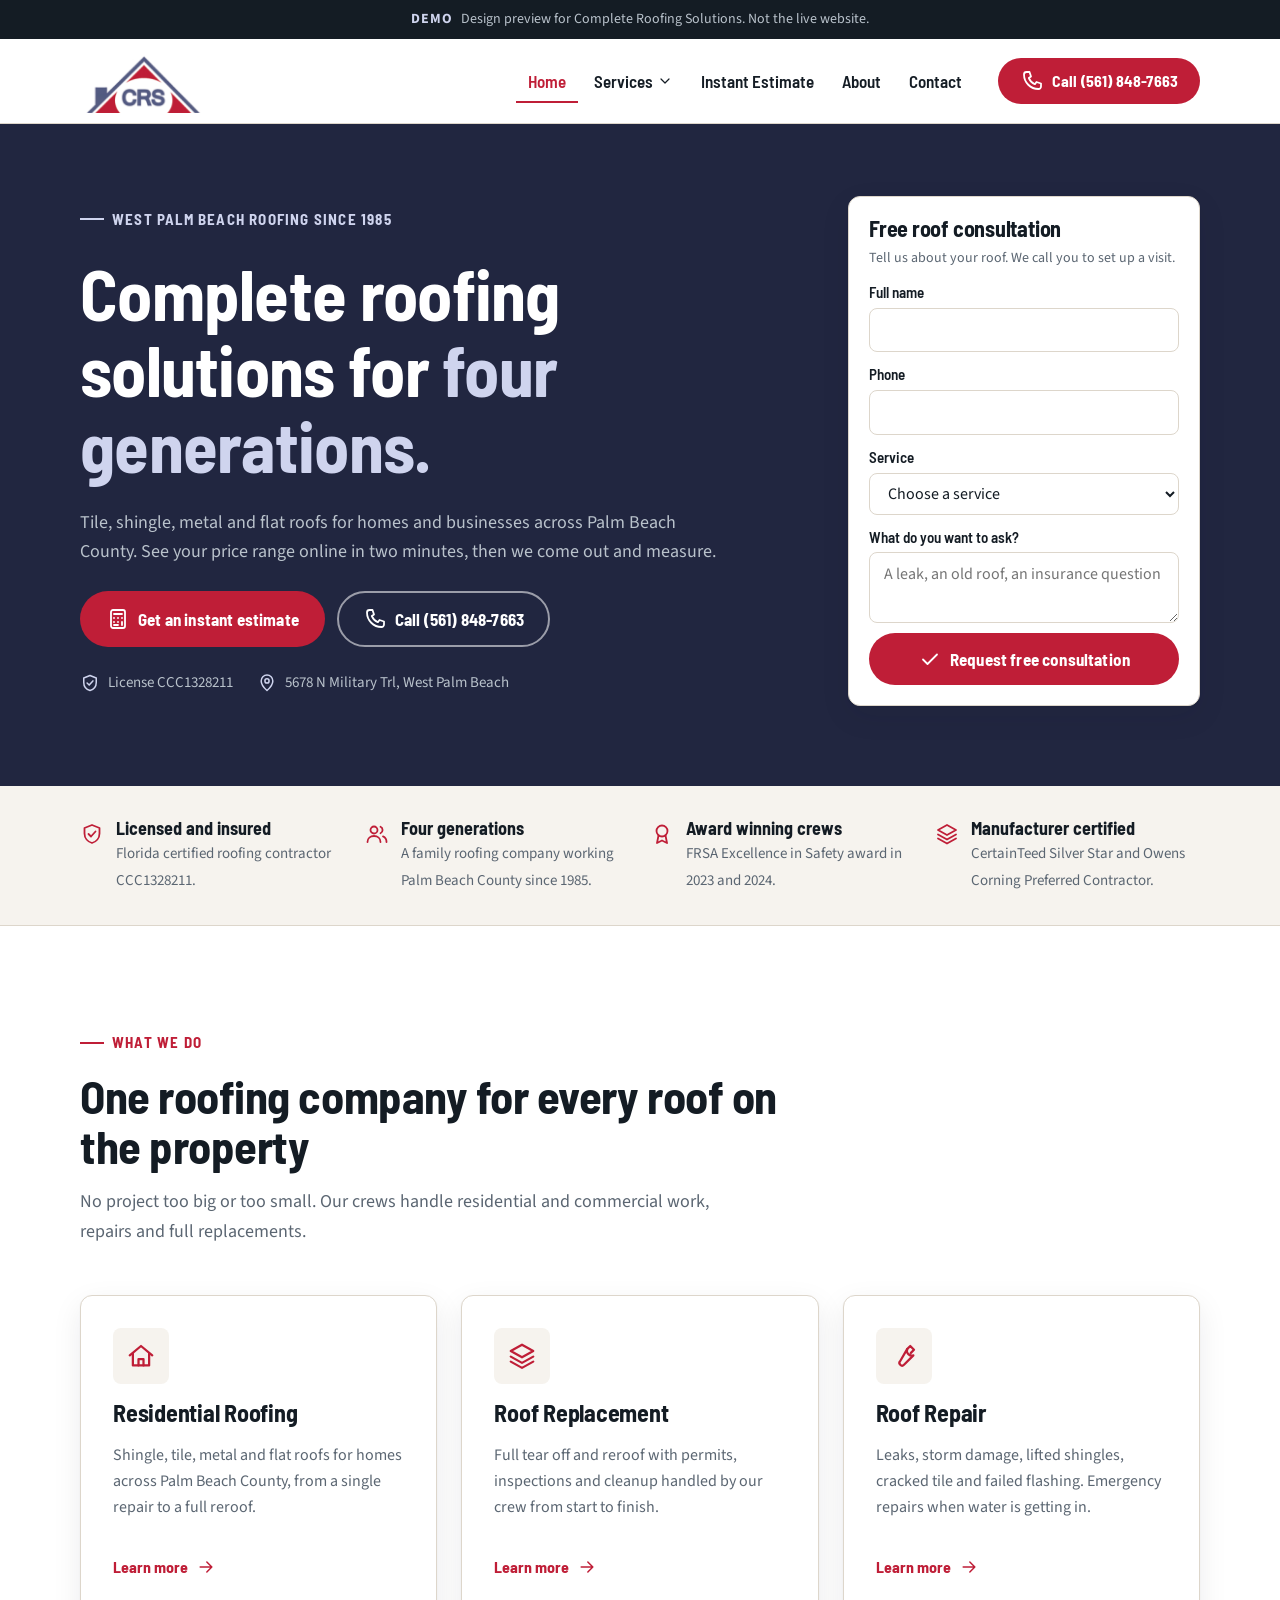
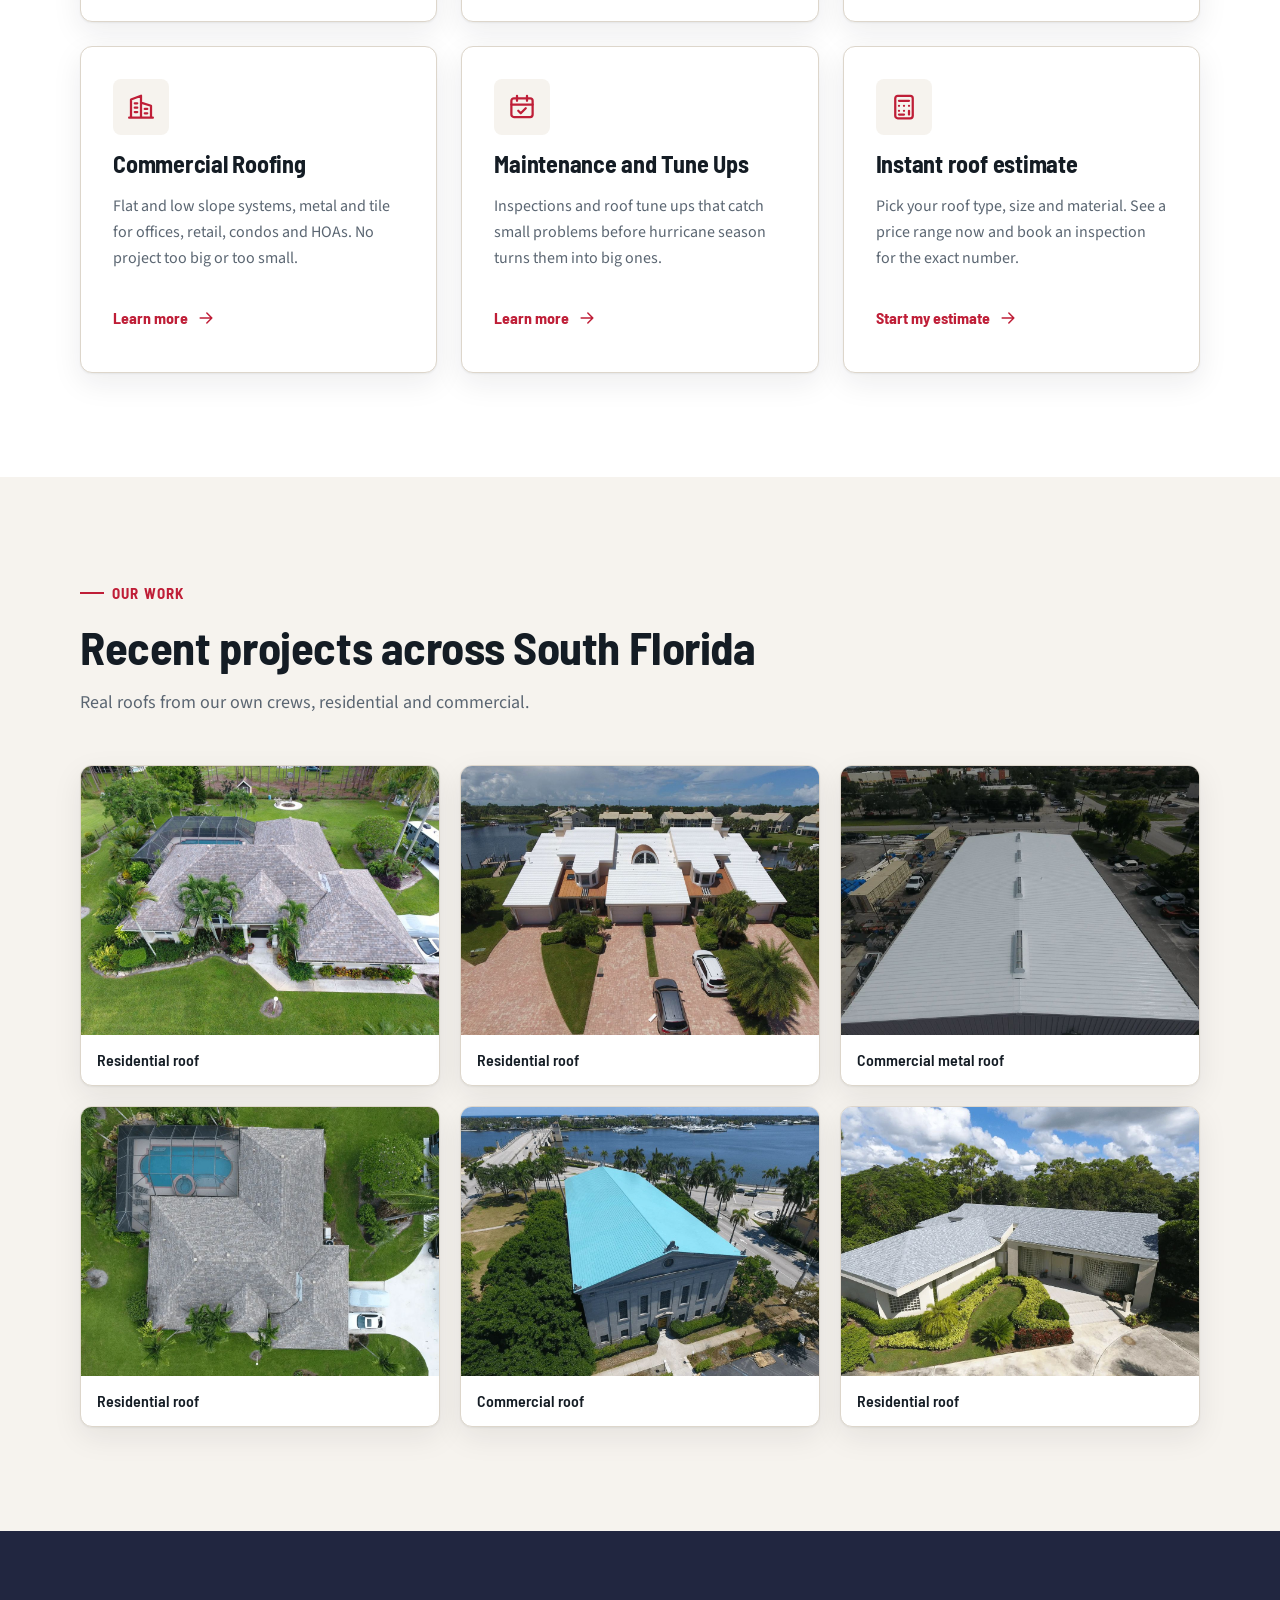
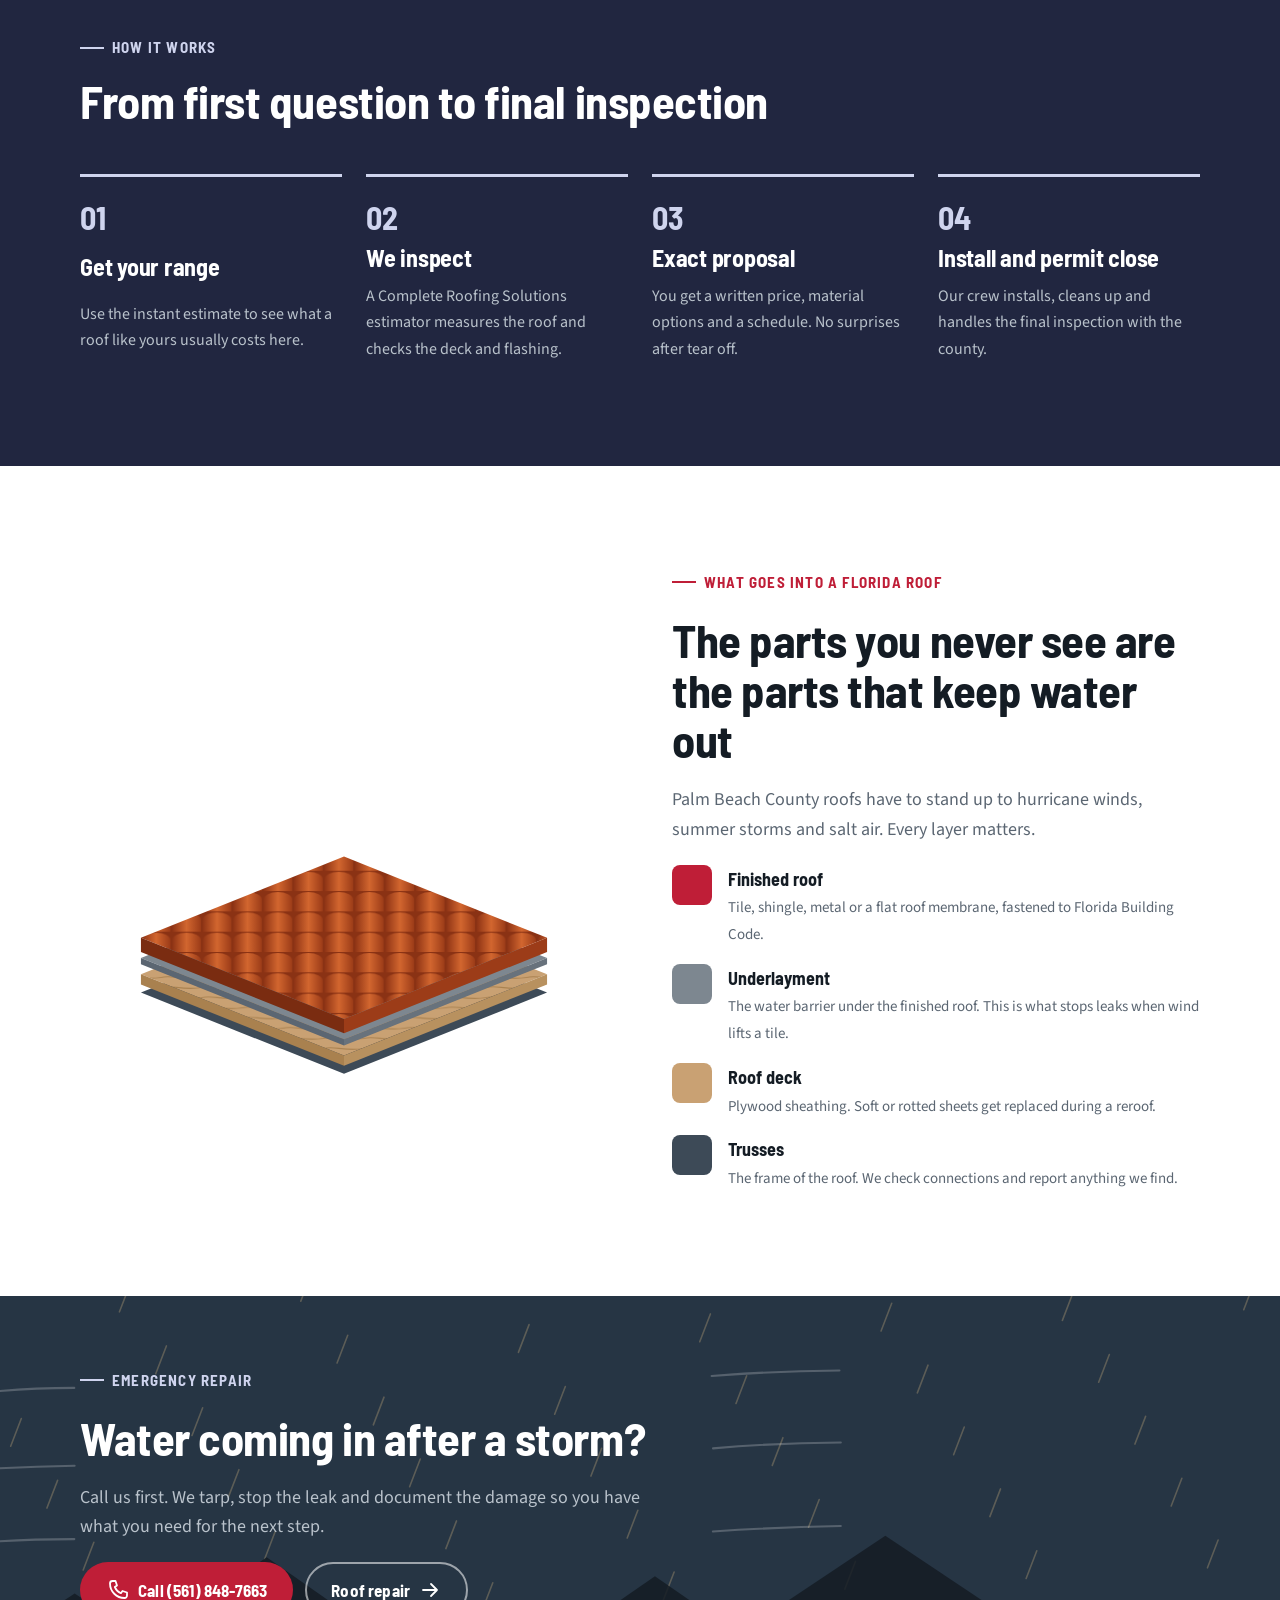
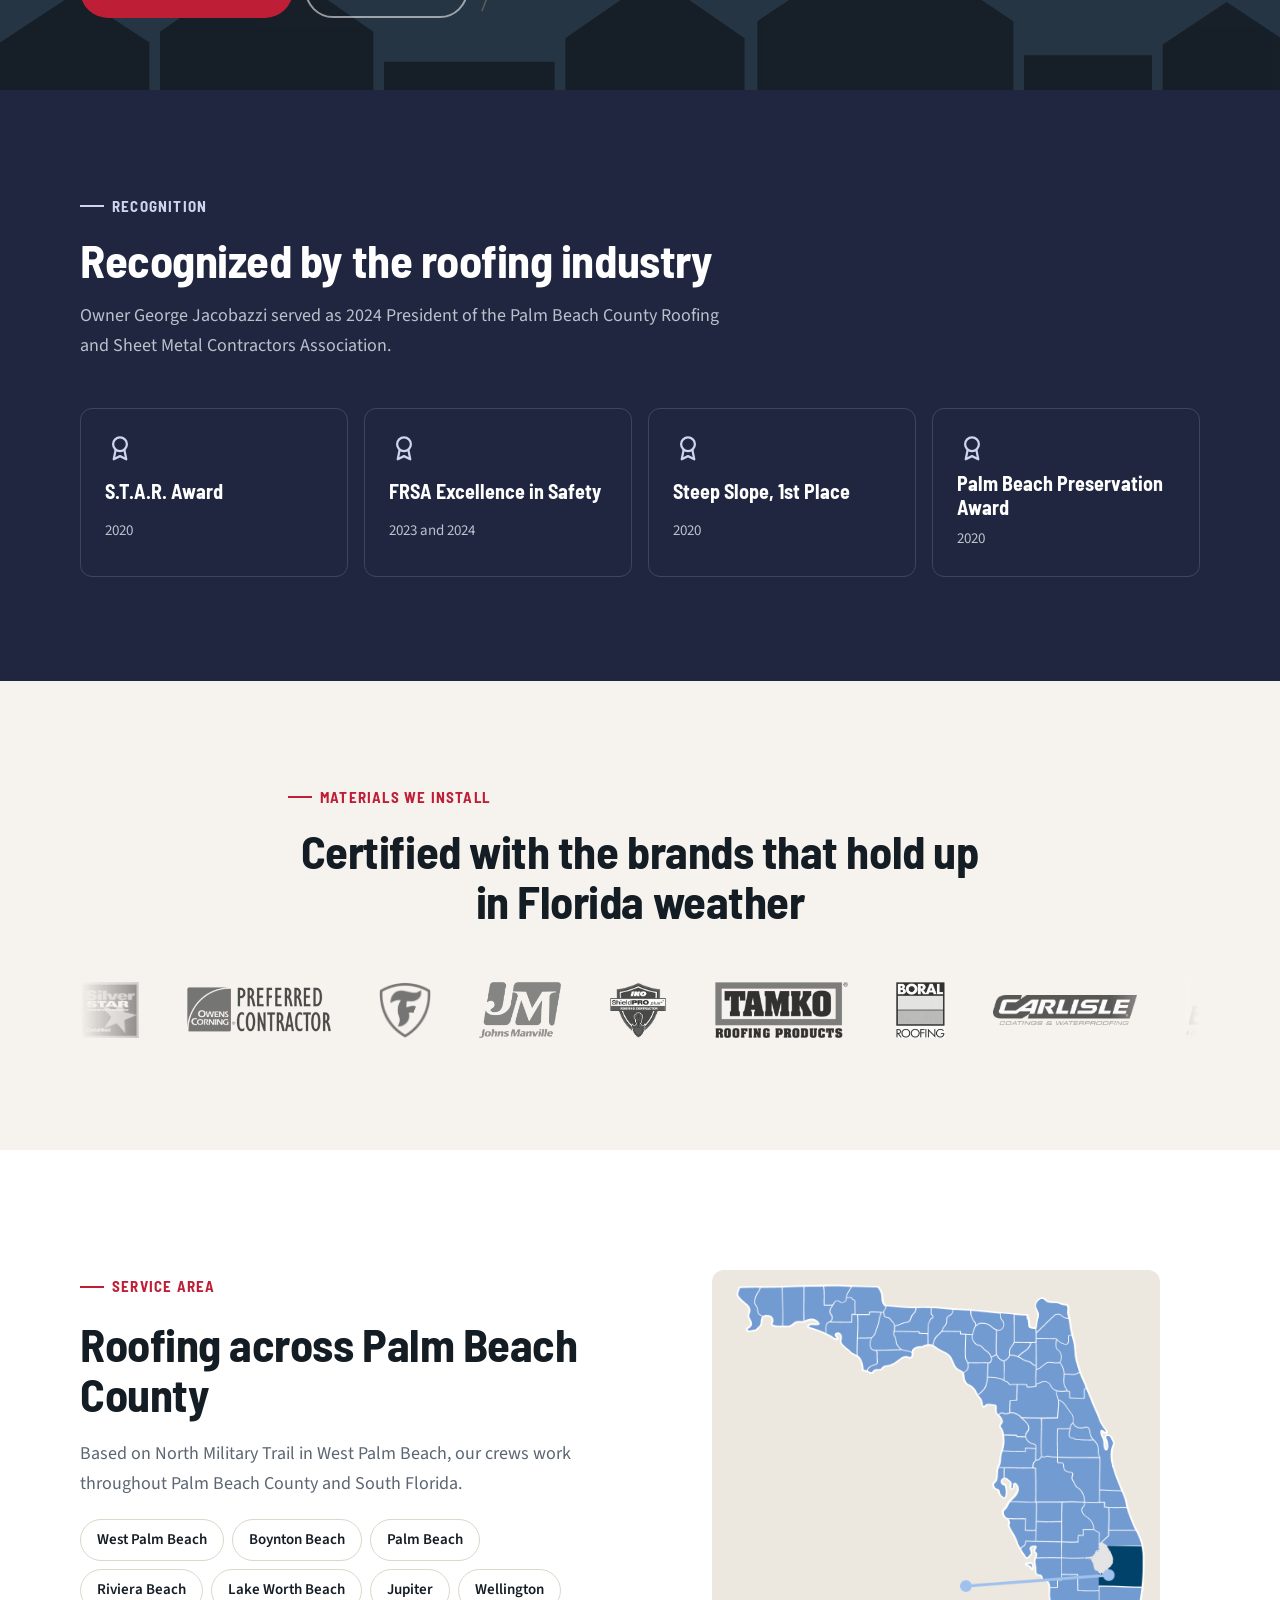
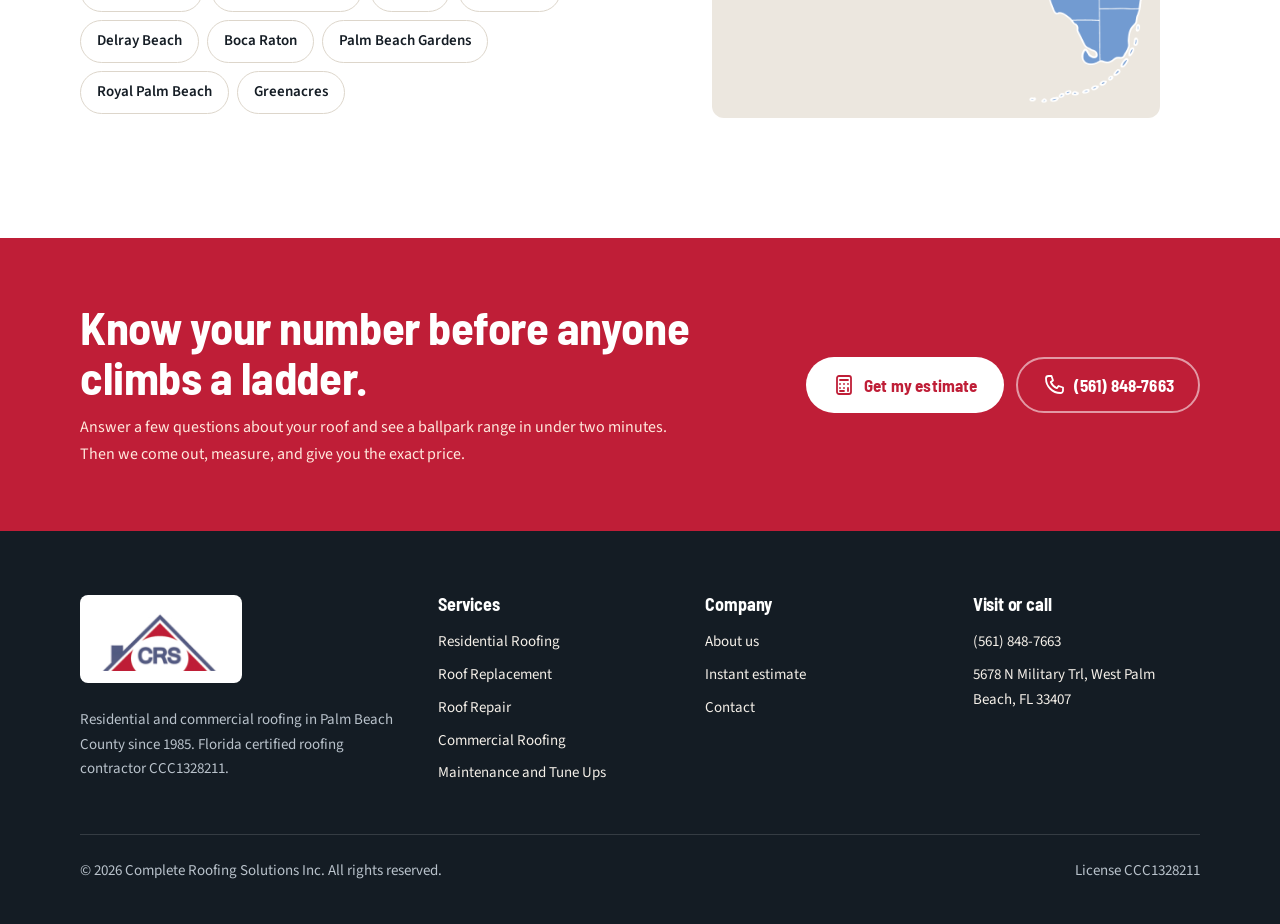
<file: index.html>
<!doctype html>
<html lang="en">
<head>
<meta charset="utf-8">
<meta name="viewport" content="width=device-width, initial-scale=1">
<title>Roofing Contractor in West Palm Beach, FL | Complete Roofing Solutions</title>
<meta name="description" content="Family roofing contractor serving West Palm Beach and Palm Beach County since 1985. Tile, shingle, metal and flat roofs. Get an instant estimate online.">
<meta name="robots" content="noindex,nofollow">
<meta name="theme-color" content="#1b2631">
<meta property="og:type" content="website">
<meta property="og:site_name" content="Complete Roofing Solutions">
<meta property="og:title" content="Roofing Contractor in West Palm Beach, FL | Complete Roofing Solutions">
<meta property="og:description" content="Family roofing contractor serving West Palm Beach and Palm Beach County since 1985. Tile, shingle, metal and flat roofs. Get an instant estimate online.">
<meta property="og:image" content="assets/img/logo.png">
<link rel="icon" href="assets/img/logo.png">
<link rel="preconnect" href="https://fonts.googleapis.com">
<link rel="preconnect" href="https://fonts.gstatic.com" crossorigin>
<link rel="stylesheet" href="https://fonts.googleapis.com/css2?family=Barlow+Semi+Condensed:wght@600;700&family=Source+Sans+3:wght@400;600;700&display=swap">
<link rel="stylesheet" href="assets/css/styles.css">
<script type="application/ld+json">{"@context":"https://schema.org","@type":"RoofingContractor","@id":"https://my-roofer.com/#business","name":"Complete Roofing Solutions Inc.","url":"https://my-roofer.com/","telephone":"+15618487663","logo":"assets/img/logo.png","foundingDate":"1985","slogan":"Providing Roofing Solutions for More Than 4 Generations","address":{"@type":"PostalAddress","streetAddress":"5678 N Military Trl","addressLocality":"West Palm Beach","addressRegion":"FL","postalCode":"33407","addressCountry":"US"},"areaServed":[{"@type":"AdministrativeArea","name":"Palm Beach County"},{"@type":"City","name":"West Palm Beach"},{"@type":"City","name":"Boynton Beach"}],"founder":{"@type":"Person","name":"George Jacobazzi"},"hasCredential":{"@type":"EducationalOccupationalCredential","credentialCategory":"Florida Certified Roofing Contractor","identifier":"CCC1328211"}}</script>
</head>
<body>
<a class="skip-link" href="#main">Skip to content</a>
<div class="demo-banner" role="note"><strong>DEMO</strong><span>Design preview for Complete Roofing Solutions. Not the live website.</span></div>
<header class="site-header"><div class="wrap">
  <a class="brand" href="index.html" aria-label="Complete Roofing Solutions home"><img src="assets/img/logo.png" width="130" height="64" alt="Complete Roofing Solutions logo"></a>
  <nav class="nav" aria-label="Main">
    <ul class="nav-links" id="main-menu"><li class="nav__item"><a href="index.html" aria-current="page">Home</a></li><li class="nav__item nav__item--drop"><button class="nav__toggle" type="button" aria-expanded="false" aria-controls="services-menu">Services <svg class="ico" viewBox="0 0 24 24" aria-hidden="true" focusable="false"><path d="M6 9l6 6 6-6"/></svg></button><ul class="dropdown" id="services-menu"><li><a href="services/residential.html">Residential Roofing</a></li><li><a href="services/roof-replacement.html">Roof Replacement</a></li><li><a href="services/roof-repair.html">Roof Repair</a></li><li><a href="services/commercial.html">Commercial Roofing</a></li><li><a href="services/maintenance.html">Maintenance and Tune Ups</a></li></ul></li><li class="nav__item"><a href="quote.html">Instant Estimate</a></li><li class="nav__item"><a href="about.html">About</a></li><li class="nav__item"><a href="contact.html">Contact</a></li></ul>
    <button class="menu-btn" type="button" aria-expanded="false" aria-controls="main-menu"><svg class="ico" viewBox="0 0 24 24" aria-hidden="true" focusable="false"><path d="M4 7h16M4 12h16M4 17h16"/></svg><span>Menu</span></button>
  </nav>
  <a class="btn btn--primary btn--sm header-cta" href="tel:+15618487663"><svg class="ico" viewBox="0 0 24 24" aria-hidden="true" focusable="false"><path d="M6.5 3h3l1.5 4.5-2.2 1.6a12 12 0 0 0 6.1 6.1l1.6-2.2L21 14.5v3a2.5 2.5 0 0 1-2.5 2.5C10.5 20 4 13.5 4 5.5A2.5 2.5 0 0 1 6.5 3z"/></svg><span><span class="btn__long">Call </span>(561) 848-7663</span></a>
</div></header>
<main id="main">
<section class="hero on-dark" aria-labelledby="hero-title">
  <video class="hero__video" data-src="assets/img/hero.mp4" muted loop playsinline preload="none" aria-hidden="true"></video>
  <div class="wrap">
  <div class="hero__copy">
    <span class="eyebrow">West Palm Beach roofing since 1985</span>
    <h1 id="hero-title">Complete roofing solutions for <em>four generations.</em></h1>
    <p class="lede">Tile, shingle, metal and flat roofs for homes and businesses across Palm Beach County. See your price range online in two minutes, then we come out and measure.</p>
    <div class="btn-row"><a class="btn btn--primary" href="quote.html"><svg class="ico" viewBox="0 0 24 24" aria-hidden="true" focusable="false"><rect x="5" y="3" width="14" height="18" rx="2"/><path d="M8 7h8M8 11h.01M12 11h.01M16 11h.01M8 15h.01M12 15h.01M16 15v3M8 18h4"/></svg>Get an instant estimate</a><a class="btn btn--ghost-inverse" href="tel:+15618487663"><svg class="ico" viewBox="0 0 24 24" aria-hidden="true" focusable="false"><path d="M6.5 3h3l1.5 4.5-2.2 1.6a12 12 0 0 0 6.1 6.1l1.6-2.2L21 14.5v3a2.5 2.5 0 0 1-2.5 2.5C10.5 20 4 13.5 4 5.5A2.5 2.5 0 0 1 6.5 3z"/></svg>Call (561) 848-7663</a></div>
    <ul class="hero__meta"><li><svg class="ico" viewBox="0 0 24 24" aria-hidden="true" focusable="false"><path d="M12 3l7.5 3v5.5c0 4.6-3.2 8.3-7.5 9.5-4.3-1.2-7.5-4.9-7.5-9.5V6z"/><path d="M8.5 12l2.5 2.5 4.5-5"/></svg>License CCC1328211</li><li><svg class="ico" viewBox="0 0 24 24" aria-hidden="true" focusable="false"><path d="M12 21s-7-6.2-7-11.5a7 7 0 0 1 14 0C19 14.8 12 21 12 21z"/><circle cx="12" cy="9.5" r="2.5"/></svg>5678 N Military Trl, West Palm Beach</li></ul>
  </div>
  <form class="form hero-form" data-lead-form novalidate aria-labelledby="hero-form-title">
    <h2 id="hero-form-title">Free roof consultation</h2>
    <p class="form__note">Tell us about your roof. We call you to set up a visit.</p>
    <label class="field"><span>Full name</span><input name="name" required autocomplete="name"></label>
    <label class="field"><span>Phone</span><input name="phone" type="tel" required autocomplete="tel"></label>
    <label class="field"><span>Service</span><select name="service"><option value="">Choose a service</option><option value="residential">Residential Roofing</option><option value="roof-replacement">Roof Replacement</option><option value="roof-repair">Roof Repair</option><option value="commercial">Commercial Roofing</option><option value="maintenance">Maintenance and Tune Ups</option></select></label>
    <label class="field"><span>What do you want to ask?</span><textarea name="message" rows="2" required placeholder="A leak, an old roof, an insurance question"></textarea></label>
    <input type="hidden" name="_subject" value="Free consultation request">
    <button class="btn btn--primary" type="submit"><svg class="ico" viewBox="0 0 24 24" aria-hidden="true" focusable="false"><path d="M5 12.5l4.5 4.5L19 7.5"/></svg>Request free consultation</button>
    <p class="form__status" role="status" hidden></p>
  </form>
</div></section>
<section class="trust" aria-label="Why property owners call us"><div class="wrap"><ul class="trust__list"><li class="trust__item"><svg class="ico" viewBox="0 0 24 24" aria-hidden="true" focusable="false"><path d="M12 3l7.5 3v5.5c0 4.6-3.2 8.3-7.5 9.5-4.3-1.2-7.5-4.9-7.5-9.5V6z"/><path d="M8.5 12l2.5 2.5 4.5-5"/></svg><div><strong>Licensed and insured</strong><span>Florida certified roofing contractor CCC1328211.</span></div></li><li class="trust__item"><svg class="ico" viewBox="0 0 24 24" aria-hidden="true" focusable="false"><circle cx="9" cy="8" r="3.5"/><path d="M2.5 20c0-3.6 2.9-6 6.5-6s6.5 2.4 6.5 6"/><path d="M15.5 4.8a3.5 3.5 0 0 1 0 6.4M18 14.4c2.1.8 3.5 2.8 3.5 5.6"/></svg><div><strong>Four generations</strong><span>A family roofing company working Palm Beach County since 1985.</span></div></li><li class="trust__item"><svg class="ico" viewBox="0 0 24 24" aria-hidden="true" focusable="false"><circle cx="12" cy="9" r="5.5"/><path d="M8.5 13.5L7 21l5-2.5 5 2.5-1.5-7.5"/></svg><div><strong>Award winning crews</strong><span>FRSA Excellence in Safety award in 2023 and 2024.</span></div></li><li class="trust__item"><svg class="ico" viewBox="0 0 24 24" aria-hidden="true" focusable="false"><path d="M12 3l9 5-9 5-9-5z"/><path d="M3 12.5l9 5 9-5M3 16.5l9 5 9-5"/></svg><div><strong>Manufacturer certified</strong><span>CertainTeed Silver Star and Owens Corning Preferred Contractor.</span></div></li></ul></div></section>
<section class="section" aria-labelledby="svc-title"><div class="wrap">
  <div class="section-head"><span class="eyebrow">What we do</span><h2 id="svc-title">One roofing company for every roof on the property</h2><p class="lede">No project too big or too small. Our crews handle residential and commercial work, repairs and full replacements.</p></div>
  <div class="grid grid--3"><article class="card reveal"><div class="card__icon"><svg class="ico" viewBox="0 0 24 24" aria-hidden="true" focusable="false"><path d="M3 11.5L12 4l9 7.5"/><path d="M5.5 10v9.5h13V10"/><path d="M10 19.5v-5h4v5"/></svg></div><h3>Residential Roofing</h3><p>Shingle, tile, metal and flat roofs for homes across Palm Beach County, from a single repair to a full reroof.</p><div class="card__foot"><a class="link-arrow" href="services/residential.html">Learn more<svg class="ico" viewBox="0 0 24 24" aria-hidden="true" focusable="false"><path d="M5 12h14M13 6l6 6-6 6"/></svg></a></div></article><article class="card reveal"><div class="card__icon"><svg class="ico" viewBox="0 0 24 24" aria-hidden="true" focusable="false"><path d="M12 3l9 5-9 5-9-5z"/><path d="M3 12.5l9 5 9-5M3 16.5l9 5 9-5"/></svg></div><h3>Roof Replacement</h3><p>Full tear off and reroof with permits, inspections and cleanup handled by our crew from start to finish.</p><div class="card__foot"><a class="link-arrow" href="services/roof-replacement.html">Learn more<svg class="ico" viewBox="0 0 24 24" aria-hidden="true" focusable="false"><path d="M5 12h14M13 6l6 6-6 6"/></svg></a></div></article><article class="card reveal"><div class="card__icon"><svg class="ico" viewBox="0 0 24 24" aria-hidden="true" focusable="false"><path d="M14.5 6.5a4 4 0 0 0 5 5L12 19a2.1 2.1 0 0 1-3-3z"/><path d="M14.5 6.5L17 4l3 3-2.5 2.5"/></svg></div><h3>Roof Repair</h3><p>Leaks, storm damage, lifted shingles, cracked tile and failed flashing. Emergency repairs when water is getting in.</p><div class="card__foot"><a class="link-arrow" href="services/roof-repair.html">Learn more<svg class="ico" viewBox="0 0 24 24" aria-hidden="true" focusable="false"><path d="M5 12h14M13 6l6 6-6 6"/></svg></a></div></article><article class="card reveal"><div class="card__icon"><svg class="ico" viewBox="0 0 24 24" aria-hidden="true" focusable="false"><path d="M4 20.5V6l8-3v17.5M12 8.5l8 2.5v9.5M2.5 20.5h19"/><path d="M7 9h2M7 12.5h2M7 16h2M15 13.5h2M15 17h2"/></svg></div><h3>Commercial Roofing</h3><p>Flat and low slope systems, metal and tile for offices, retail, condos and HOAs. No project too big or too small.</p><div class="card__foot"><a class="link-arrow" href="services/commercial.html">Learn more<svg class="ico" viewBox="0 0 24 24" aria-hidden="true" focusable="false"><path d="M5 12h14M13 6l6 6-6 6"/></svg></a></div></article><article class="card reveal"><div class="card__icon"><svg class="ico" viewBox="0 0 24 24" aria-hidden="true" focusable="false"><rect x="3.5" y="5" width="17" height="15" rx="2"/><path d="M3.5 10h17M8 3v4M16 3v4M9 15l2 2 4-4"/></svg></div><h3>Maintenance and Tune Ups</h3><p>Inspections and roof tune ups that catch small problems before hurricane season turns them into big ones.</p><div class="card__foot"><a class="link-arrow" href="services/maintenance.html">Learn more<svg class="ico" viewBox="0 0 24 24" aria-hidden="true" focusable="false"><path d="M5 12h14M13 6l6 6-6 6"/></svg></a></div></article><article class="card reveal"><div class="card__icon"><svg class="ico" viewBox="0 0 24 24" aria-hidden="true" focusable="false"><rect x="5" y="3" width="14" height="18" rx="2"/><path d="M8 7h8M8 11h.01M12 11h.01M16 11h.01M8 15h.01M12 15h.01M16 15v3M8 18h4"/></svg></div><h3>Instant roof estimate</h3><p>Pick your roof type, size and material. See a price range now and book an inspection for the exact number.</p><div class="card__foot"><a class="link-arrow" href="quote.html">Start my estimate<svg class="ico" viewBox="0 0 24 24" aria-hidden="true" focusable="false"><path d="M5 12h14M13 6l6 6-6 6"/></svg></a></div></article></div>
</div></section>
<section class="section section--tint" aria-labelledby="work-title"><div class="wrap">
  <div class="section-head"><span class="eyebrow">Our work</span><h2 id="work-title">Recent projects across South Florida</h2><p class="lede">Real roofs from our own crews, residential and commercial.</p></div>
  <div class="work grid grid--3"><figure class="work__item reveal"><img src="assets/img/residential-roof-1.jpg" alt="Aerial view of a shingle roof on a home with a screened pool" loading="lazy" width="1200" height="900"><figcaption>Residential roof</figcaption></figure><figure class="work__item reveal"><img src="assets/img/residential-roof-4.jpg" alt="Aerial view of white roofs on a row of waterfront townhomes" loading="lazy" width="1200" height="900"><figcaption>Residential roof</figcaption></figure><figure class="work__item reveal"><img src="assets/img/commercial-roof-steel.jpg" alt="Aerial view of a long white metal roof on a commercial building" loading="lazy" width="1200" height="900"><figcaption>Commercial metal roof</figcaption></figure><figure class="work__item reveal"><img src="assets/img/residential-roof-3.jpg" alt="Aerial view of a gray shingle roof on a home with a screened pool" loading="lazy" width="1200" height="900"><figcaption>Residential roof</figcaption></figure><figure class="work__item reveal"><img src="assets/img/commercial-roof-blue.jpg" alt="Aerial view of a blue metal roof on a waterfront building" loading="lazy" width="1200" height="900"><figcaption>Commercial roof</figcaption></figure><figure class="work__item reveal"><img src="assets/img/residential-roof-6.jpg" alt="Gray shingle roof on a single story home with a landscaped front yard" loading="lazy" width="1200" height="900"><figcaption>Residential roof</figcaption></figure></div>
</div></section>
<section class="section section--dark" aria-labelledby="how-title"><div class="wrap">
  <div class="section-head"><span class="eyebrow">How it works</span><h2 id="how-title">From first question to final inspection</h2></div>
  <ol class="steps">
    <li class="step reveal"><h3>Get your range</h3><p>Use the instant estimate to see what a roof like yours usually costs here.</p></li>
    <li class="step reveal"><h3>We inspect</h3><p>A Complete Roofing Solutions estimator measures the roof and checks the deck and flashing.</p></li>
    <li class="step reveal"><h3>Exact proposal</h3><p>You get a written price, material options and a schedule. No surprises after tear off.</p></li>
    <li class="step reveal"><h3>Install and permit close</h3><p>Our crew installs, cleans up and handles the final inspection with the county.</p></li>
  </ol>
</div></section>
<section class="section" aria-labelledby="layers-title"><div class="wrap layers-wrap">
  <svg class="art layers-svg" viewBox="0 0 520 380" role="img" aria-label="Exploded cross section of a roof showing tile, underlayment, deck and trusses">
<defs>
  <linearGradient id="lt" x1="0" y1="0" x2="1" y2="0"><stop offset="0" stop-color="#8f3415"/><stop offset=".5" stop-color="#d2662f"/><stop offset="1" stop-color="#9c3c18"/></linearGradient>
  <pattern id="ltile" width="30" height="20" patternUnits="userSpaceOnUse"><rect width="30" height="20" fill="#8a3214"/><path d="M1 20V8a14 7 0 0 1 28 0v12z" fill="url(#lt)"/></pattern>
  <pattern id="wood" width="40" height="10" patternUnits="userSpaceOnUse"><rect width="40" height="10" fill="#c9a173"/><path d="M0 5c10-3 20 3 40 0" stroke="#a9814f" stroke-width="1" fill="none"/></pattern>
</defs>
<g class="ly ly4"><path d="M60 300l200-80 200 80-200 80z" fill="#3d4a57"/><g stroke="#2a343e" stroke-width="5"><path d="M110 300l150-60M160 320l150-60M210 340l150-60M260 360l150-60"/></g></g>
<g class="ly ly3"><path d="M60 282l200-80 200 80-200 80z" fill="url(#wood)"/><path d="M60 282l200 80v10L60 292z" fill="#a9814f"/><path d="M460 282l-200 80v10l200-80z" fill="#b8915f"/></g>
<g class="ly ly2"><path d="M60 266l200-80 200 80-200 80z" fill="#7d8790"/><path d="M60 266l200 80v6L60 272z" fill="#5b6672"/><path d="M460 266l-200 80v6l200-80z" fill="#68727c"/></g>
<g class="ly ly1"><path d="M60 246l200-80 200 80-200 80z" fill="url(#ltile)"/><path d="M60 246l200 80v14L60 260z" fill="#7a2c11"/><path d="M460 246l-200 80v14l200-80z" fill="#9c3c18"/></g>
<g class="tag" font-family="Barlow Semi Condensed, sans-serif" font-weight="700" font-size="15" fill="#2a343e">
  <text x="474" y="196">Tile</text><text x="474" y="250">Underlayment</text><text x="474" y="292">Deck</text><text x="474" y="322">Trusses</text>
</g>
</svg>
  <div class="split__copy">
    <span class="eyebrow">What goes into a Florida roof</span>
    <h2 id="layers-title">The parts you never see are the parts that keep water out</h2>
    <p class="lede">Palm Beach County roofs have to stand up to hurricane winds, summer storms and salt air. Every layer matters.</p>
    <ul class="layer-list">
      <li><span class="swatch sw-1"></span><div><strong>Finished roof</strong><span>Tile, shingle, metal or a flat roof membrane, fastened to Florida Building Code.</span></div></li>
      <li><span class="swatch sw-2"></span><div><strong>Underlayment</strong><span>The water barrier under the finished roof. This is what stops leaks when wind lifts a tile.</span></div></li>
      <li><span class="swatch sw-4"></span><div><strong>Roof deck</strong><span>Plywood sheathing. Soft or rotted sheets get replaced during a reroof.</span></div></li>
      <li><span class="swatch sw-3"></span><div><strong>Trusses</strong><span>The frame of the roof. We check connections and report anything we find.</span></div></li>
    </ul>
  </div>
</div></section>
<section class="storm on-dark" aria-labelledby="storm-title"><svg class="storm__art" viewBox="0 0 1200 420" preserveAspectRatio="xMidYMid slice" aria-hidden="true" focusable="false">
<g class="rain"><line x1="20" y1="140" x2="10" y2="166"/><line x1="54" y1="198" x2="44" y2="224"/><line x1="88" y1="256" x2="78" y2="282"/><line x1="122" y1="14" x2="112" y2="40"/><line x1="156" y1="72" x2="146" y2="98"/><line x1="190" y1="130" x2="180" y2="156"/><line x1="224" y1="188" x2="214" y2="214"/><line x1="258" y1="246" x2="248" y2="272"/><line x1="292" y1="4" x2="282" y2="30"/><line x1="326" y1="62" x2="316" y2="88"/><line x1="360" y1="120" x2="350" y2="146"/><line x1="394" y1="178" x2="384" y2="204"/><line x1="428" y1="236" x2="418" y2="262"/><line x1="462" y1="294" x2="452" y2="320"/><line x1="496" y1="52" x2="486" y2="78"/><line x1="530" y1="110" x2="520" y2="136"/><line x1="564" y1="168" x2="554" y2="194"/><line x1="598" y1="226" x2="588" y2="252"/><line x1="632" y1="284" x2="622" y2="310"/><line x1="666" y1="42" x2="656" y2="68"/><line x1="700" y1="100" x2="690" y2="126"/><line x1="734" y1="158" x2="724" y2="184"/><line x1="768" y1="216" x2="758" y2="242"/><line x1="802" y1="274" x2="792" y2="300"/><line x1="836" y1="32" x2="826" y2="58"/><line x1="870" y1="90" x2="860" y2="116"/><line x1="904" y1="148" x2="894" y2="174"/><line x1="938" y1="206" x2="928" y2="232"/><line x1="972" y1="264" x2="962" y2="290"/><line x1="1006" y1="22" x2="996" y2="48"/><line x1="1040" y1="80" x2="1030" y2="106"/><line x1="1074" y1="138" x2="1064" y2="164"/><line x1="1108" y1="196" x2="1098" y2="222"/><line x1="1142" y1="254" x2="1132" y2="280"/><line x1="1176" y1="12" x2="1166" y2="38"/></g>
<g class="wind"><path d="M-50 120c200-30 380 30 560 0s360-40 700 10"/><path d="M-50 190c240-20 420 20 620-10s340-20 680 20"/><path d="M-50 260c180-24 400 24 580 0s380-30 720 6"/></g>
<path class="bolt" d="M880 30l-40 90h30l-34 86 78-110h-34l32-66z" fill="#e9c58a"/>
<g fill="#141c24" opacity=".85"><path d="M0 420V350l70-46 70 46v70z"/><path d="M150 420V340l100-70 100 70v80z"/><path d="M360 420V368h160v52z"/><path d="M530 420V346l84-58 84 58v74z"/><path d="M710 420V330l120-80 120 80v90z"/><path d="M960 420V362h120v58z"/><path d="M1090 420V352l60-40 60 40v68z"/></g>
</svg><div class="wrap"><div class="storm__copy">
  <span class="eyebrow">Emergency repair</span>
  <h2 id="storm-title">Water coming in after a storm?</h2>
  <p class="lede">Call us first. We tarp, stop the leak and document the damage so you have what you need for the next step.</p>
  <div class="btn-row"><a class="btn btn--primary" href="tel:+15618487663"><svg class="ico" viewBox="0 0 24 24" aria-hidden="true" focusable="false"><path d="M6.5 3h3l1.5 4.5-2.2 1.6a12 12 0 0 0 6.1 6.1l1.6-2.2L21 14.5v3a2.5 2.5 0 0 1-2.5 2.5C10.5 20 4 13.5 4 5.5A2.5 2.5 0 0 1 6.5 3z"/></svg>Call (561) 848-7663</a><a class="btn btn--ghost-inverse" href="services/roof-repair.html">Roof repair<svg class="ico" viewBox="0 0 24 24" aria-hidden="true" focusable="false"><path d="M5 12h14M13 6l6 6-6 6"/></svg></a></div>
</div></div></section>
<section class="section section--dark" aria-labelledby="awards-title"><div class="wrap">
  <div class="section-head"><span class="eyebrow">Recognition</span><h2 id="awards-title">Recognized by the roofing industry</h2><p class="lede">Owner George Jacobazzi served as 2024 President of the Palm Beach County Roofing and Sheet Metal Contractors Association.</p></div>
  <ul class="awards"><li class="award reveal"><svg class="ico" viewBox="0 0 24 24" aria-hidden="true" focusable="false"><circle cx="12" cy="9" r="5.5"/><path d="M8.5 13.5L7 21l5-2.5 5 2.5-1.5-7.5"/></svg><strong>S.T.A.R. Award</strong><span>2020</span></li><li class="award reveal"><svg class="ico" viewBox="0 0 24 24" aria-hidden="true" focusable="false"><circle cx="12" cy="9" r="5.5"/><path d="M8.5 13.5L7 21l5-2.5 5 2.5-1.5-7.5"/></svg><strong>FRSA Excellence in Safety</strong><span>2023 and 2024</span></li><li class="award reveal"><svg class="ico" viewBox="0 0 24 24" aria-hidden="true" focusable="false"><circle cx="12" cy="9" r="5.5"/><path d="M8.5 13.5L7 21l5-2.5 5 2.5-1.5-7.5"/></svg><strong>Steep Slope, 1st Place</strong><span>2020</span></li><li class="award reveal"><svg class="ico" viewBox="0 0 24 24" aria-hidden="true" focusable="false"><circle cx="12" cy="9" r="5.5"/><path d="M8.5 13.5L7 21l5-2.5 5 2.5-1.5-7.5"/></svg><strong>Palm Beach Preservation Award</strong><span>2020</span></li></ul>
</div></section>
<section class="section section--tint" aria-labelledby="brands-title"><div class="wrap">
  <div class="section-head section-head--center"><span class="eyebrow">Materials we install</span><h2 id="brands-title">Certified with the brands that hold up in Florida weather</h2></div>
  <div class="brands"><div class="brands__track"><img src="assets/img/certainteed.png" alt="CertainTeed Silver Star" loading="lazy" width="140" height="56"><img src="assets/img/owens-corning.png" alt="Owens Corning Preferred Contractor" loading="lazy" width="140" height="56"><img src="assets/img/firestone.png" alt="Firestone" loading="lazy" width="140" height="56"><img src="assets/img/johns-manville.png" alt="Johns Manville" loading="lazy" width="140" height="56"><img src="assets/img/iko.png" alt="IKO Shield Pro Plus" loading="lazy" width="140" height="56"><img src="assets/img/tamko.png" alt="Tamko" loading="lazy" width="140" height="56"><img src="assets/img/boral.png" alt="Boral Roofing" loading="lazy" width="140" height="56"><img src="assets/img/carlisle.png" alt="Carlisle Coatings and Waterproofing" loading="lazy" width="140" height="56"><img src="assets/img/eagle.png" alt="Eagle Roofing Products" loading="lazy" width="140" height="56"><img src="assets/img/crown.png" alt="Crown Roof Tiles" loading="lazy" width="140" height="56"><img src="assets/img/progressive.png" alt="Progressive Materials" loading="lazy" width="140" height="56"><img src="assets/img/soprema.png" alt="Soprema" loading="lazy" width="140" height="56"><img src="assets/img/tropical.png" alt="Tropical Roofing Products" loading="lazy" width="140" height="56"><img src="assets/img/certainteed.png" alt="" aria-hidden="true" loading="lazy" width="140" height="56"><img src="assets/img/owens-corning.png" alt="" aria-hidden="true" loading="lazy" width="140" height="56"><img src="assets/img/firestone.png" alt="" aria-hidden="true" loading="lazy" width="140" height="56"><img src="assets/img/johns-manville.png" alt="" aria-hidden="true" loading="lazy" width="140" height="56"><img src="assets/img/iko.png" alt="" aria-hidden="true" loading="lazy" width="140" height="56"><img src="assets/img/tamko.png" alt="" aria-hidden="true" loading="lazy" width="140" height="56"><img src="assets/img/boral.png" alt="" aria-hidden="true" loading="lazy" width="140" height="56"><img src="assets/img/carlisle.png" alt="" aria-hidden="true" loading="lazy" width="140" height="56"><img src="assets/img/eagle.png" alt="" aria-hidden="true" loading="lazy" width="140" height="56"><img src="assets/img/crown.png" alt="" aria-hidden="true" loading="lazy" width="140" height="56"><img src="assets/img/progressive.png" alt="" aria-hidden="true" loading="lazy" width="140" height="56"><img src="assets/img/soprema.png" alt="" aria-hidden="true" loading="lazy" width="140" height="56"><img src="assets/img/tropical.png" alt="" aria-hidden="true" loading="lazy" width="140" height="56"></div></div>
</div></section>
<section class="section" aria-labelledby="area-title"><div class="wrap split">
  <div class="split__copy">
    <span class="eyebrow">Service area</span>
    <h2 id="area-title">Roofing across Palm Beach County</h2>
    <p class="lede">Based on North Military Trail in West Palm Beach, our crews work throughout Palm Beach County and South Florida.</p>
    <ul class="area-list"><li>West Palm Beach</li><li>Boynton Beach</li><li>Palm Beach</li><li>Riviera Beach</li><li>Lake Worth Beach</li><li>Jupiter</li><li>Wellington</li><li>Delray Beach</li><li>Boca Raton</li><li>Palm Beach Gardens</li><li>Royal Palm Beach</li><li>Greenacres</li></ul>
  </div>
  <figure class="figure reveal"><img src="assets/img/service-area-map.png" alt="Map of South Florida showing the Complete Roofing Solutions service area" loading="lazy" width="640" height="480"></figure>
</div></section>
<section class="cta-band"><div class="wrap">
  <div><h2>Know your number before anyone climbs a ladder.</h2><p>Answer a few questions about your roof and see a ballpark range in under two minutes. Then we come out, measure, and give you the exact price.</p></div>
  <div class="btn-row"><a class="btn btn--light" href="quote.html"><svg class="ico" viewBox="0 0 24 24" aria-hidden="true" focusable="false"><rect x="5" y="3" width="14" height="18" rx="2"/><path d="M8 7h8M8 11h.01M12 11h.01M16 11h.01M8 15h.01M12 15h.01M16 15v3M8 18h4"/></svg>Get my estimate</a><a class="btn btn--ghost-inverse" href="tel:+15618487663"><svg class="ico" viewBox="0 0 24 24" aria-hidden="true" focusable="false"><path d="M6.5 3h3l1.5 4.5-2.2 1.6a12 12 0 0 0 6.1 6.1l1.6-2.2L21 14.5v3a2.5 2.5 0 0 1-2.5 2.5C10.5 20 4 13.5 4 5.5A2.5 2.5 0 0 1 6.5 3z"/></svg>(561) 848-7663</a></div>
</div></section>
</main>
<footer class="site-footer"><div class="wrap">
  <div class="footer-grid">
    <div>
      <a class="footer-logo" href="index.html"><img src="assets/img/logo.png" width="130" height="64" alt="Complete Roofing Solutions logo"></a>
      <p>Residential and commercial roofing in Palm Beach County since 1985. Florida certified roofing contractor CCC1328211.</p>
    </div>
    <div><h2>Services</h2><ul><li><a href="services/residential.html">Residential Roofing</a></li><li><a href="services/roof-replacement.html">Roof Replacement</a></li><li><a href="services/roof-repair.html">Roof Repair</a></li><li><a href="services/commercial.html">Commercial Roofing</a></li><li><a href="services/maintenance.html">Maintenance and Tune Ups</a></li></ul></div>
    <div><h2>Company</h2><ul><li><a href="about.html">About us</a></li><li><a href="quote.html">Instant estimate</a></li><li><a href="contact.html">Contact</a></li></ul></div>
    <div><h2>Visit or call</h2><ul><li><a href="tel:+15618487663">(561) 848-7663</a></li><li><a href="https://maps.google.com/?q=5678+N+Military+Trl+West+Palm+Beach+FL+33407">5678 N Military Trl, West Palm Beach, FL 33407</a></li></ul></div>
  </div>
  <div class="footer-base"><span>&copy; <span data-year>2026</span> Complete Roofing Solutions Inc. All rights reserved.</span><span>License CCC1328211</span></div>
</div></footer>
<div class="action-bar"><a class="btn btn--ghost-inverse" href="tel:+15618487663"><svg class="ico" viewBox="0 0 24 24" aria-hidden="true" focusable="false"><path d="M6.5 3h3l1.5 4.5-2.2 1.6a12 12 0 0 0 6.1 6.1l1.6-2.2L21 14.5v3a2.5 2.5 0 0 1-2.5 2.5C10.5 20 4 13.5 4 5.5A2.5 2.5 0 0 1 6.5 3z"/></svg>Call</a><a class="btn btn--primary" href="quote.html"><svg class="ico" viewBox="0 0 24 24" aria-hidden="true" focusable="false"><rect x="5" y="3" width="14" height="18" rx="2"/><path d="M8 7h8M8 11h.01M12 11h.01M16 11h.01M8 15h.01M12 15h.01M16 15v3M8 18h4"/></svg>Estimate</a></div>
<script src="assets/js/main.js" defer></script>
</body>
</html>
</file>
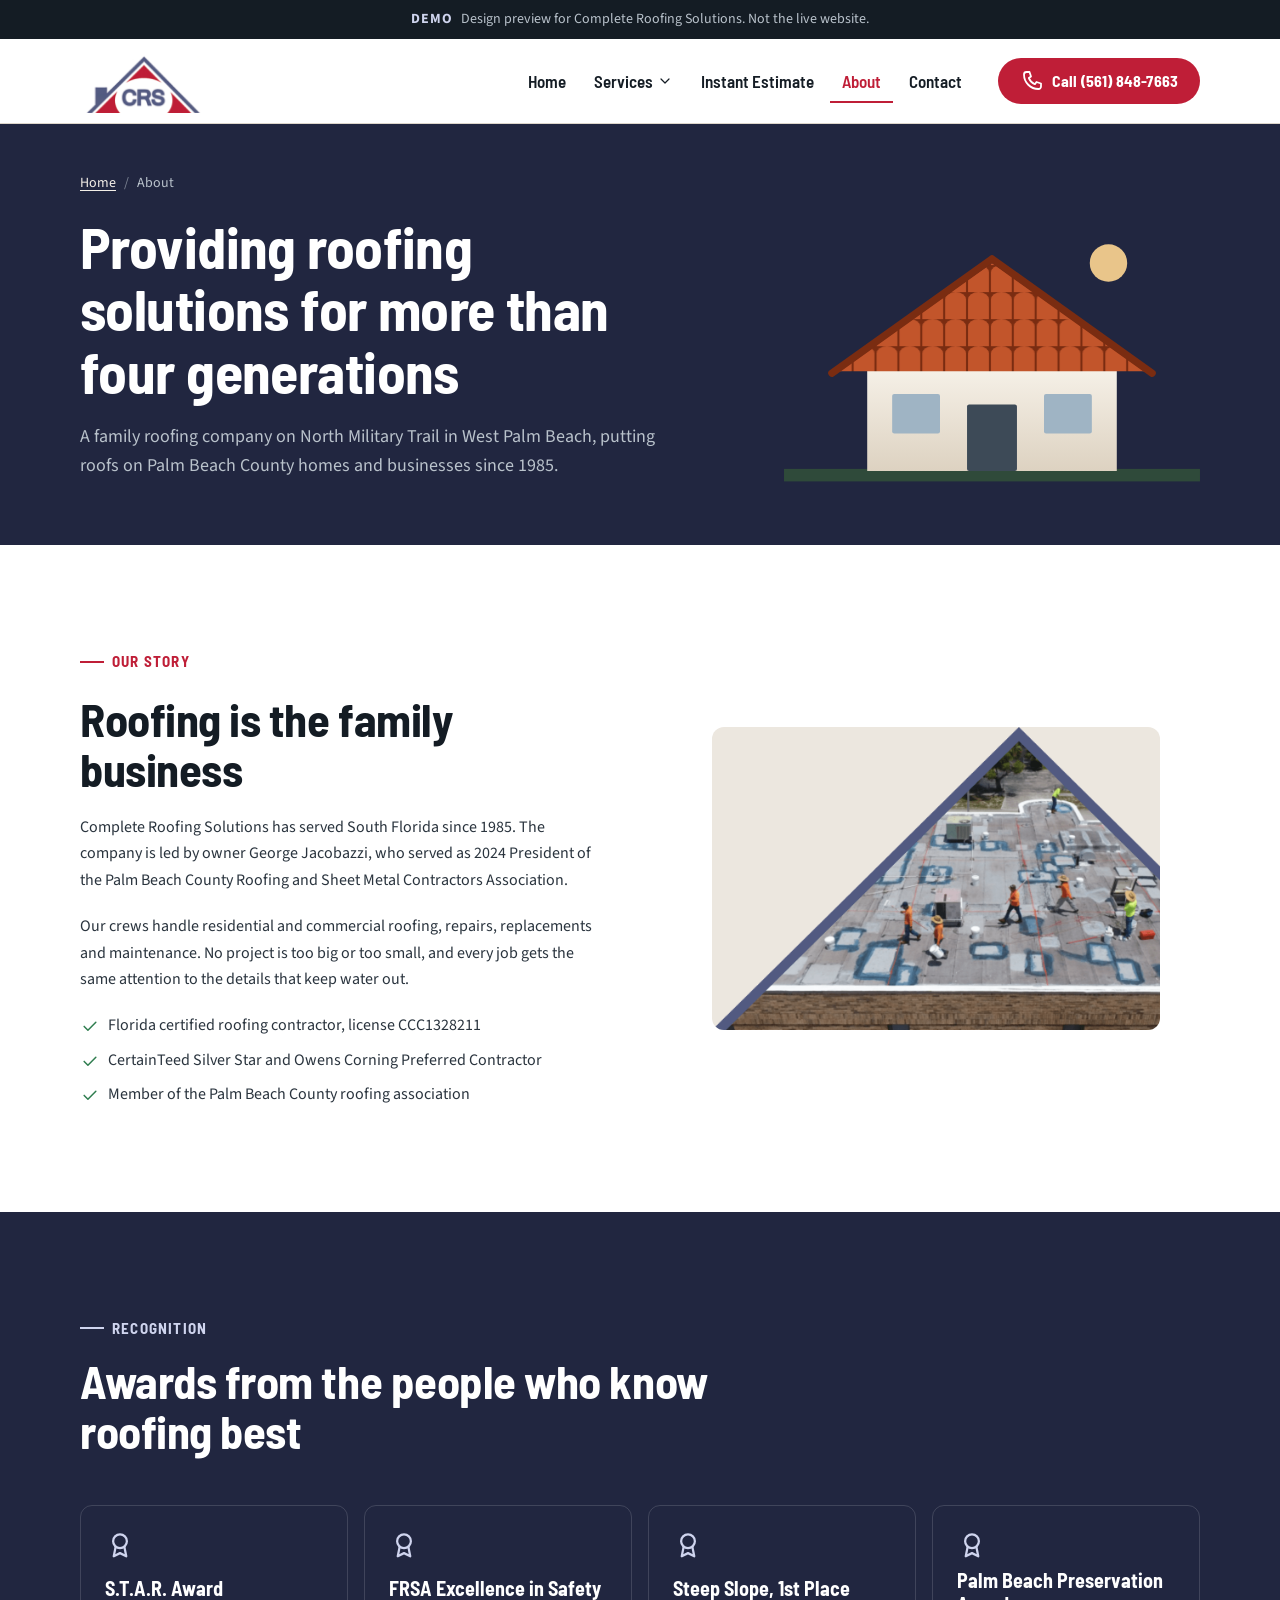
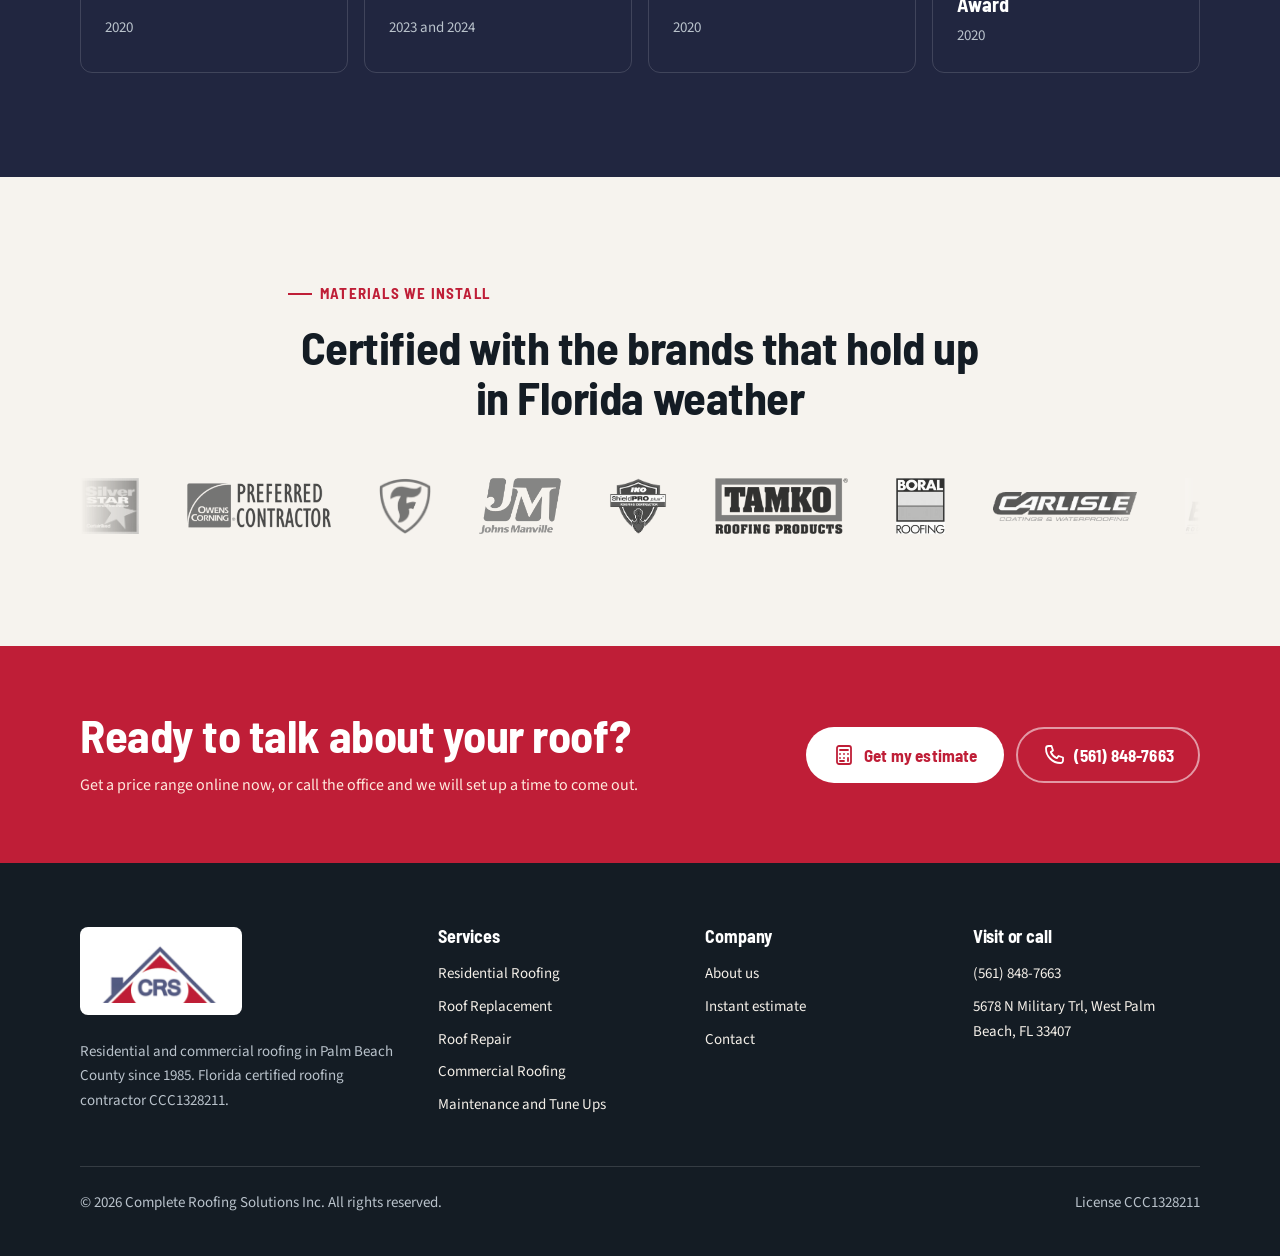
<file: about.html>
<!doctype html>
<html lang="en">
<head>
<meta charset="utf-8">
<meta name="viewport" content="width=device-width, initial-scale=1">
<title>About Us in West Palm Beach, FL | Complete Roofing Solutions</title>
<meta name="description" content="Meet Complete Roofing Solutions, a four generation family roofing company in West Palm Beach serving Palm Beach County since 1985. Led by George Jacobazzi.">
<meta name="robots" content="noindex,nofollow">
<meta name="theme-color" content="#1b2631">
<meta property="og:type" content="website">
<meta property="og:site_name" content="Complete Roofing Solutions">
<meta property="og:title" content="About Us in West Palm Beach, FL | Complete Roofing Solutions">
<meta property="og:description" content="Meet Complete Roofing Solutions, a four generation family roofing company in West Palm Beach serving Palm Beach County since 1985. Led by George Jacobazzi.">
<meta property="og:image" content="assets/img/logo.png">
<link rel="icon" href="assets/img/logo.png">
<link rel="preconnect" href="https://fonts.googleapis.com">
<link rel="preconnect" href="https://fonts.gstatic.com" crossorigin>
<link rel="stylesheet" href="https://fonts.googleapis.com/css2?family=Barlow+Semi+Condensed:wght@600;700&family=Source+Sans+3:wght@400;600;700&display=swap">
<link rel="stylesheet" href="assets/css/styles.css">

</head>
<body>
<a class="skip-link" href="#main">Skip to content</a>
<div class="demo-banner" role="note"><strong>DEMO</strong><span>Design preview for Complete Roofing Solutions. Not the live website.</span></div>
<header class="site-header"><div class="wrap">
  <a class="brand" href="index.html" aria-label="Complete Roofing Solutions home"><img src="assets/img/logo.png" width="130" height="64" alt="Complete Roofing Solutions logo"></a>
  <nav class="nav" aria-label="Main">
    <ul class="nav-links" id="main-menu"><li class="nav__item"><a href="index.html">Home</a></li><li class="nav__item nav__item--drop"><button class="nav__toggle" type="button" aria-expanded="false" aria-controls="services-menu">Services <svg class="ico" viewBox="0 0 24 24" aria-hidden="true" focusable="false"><path d="M6 9l6 6 6-6"/></svg></button><ul class="dropdown" id="services-menu"><li><a href="services/residential.html">Residential Roofing</a></li><li><a href="services/roof-replacement.html">Roof Replacement</a></li><li><a href="services/roof-repair.html">Roof Repair</a></li><li><a href="services/commercial.html">Commercial Roofing</a></li><li><a href="services/maintenance.html">Maintenance and Tune Ups</a></li></ul></li><li class="nav__item"><a href="quote.html">Instant Estimate</a></li><li class="nav__item"><a href="about.html" aria-current="page">About</a></li><li class="nav__item"><a href="contact.html">Contact</a></li></ul>
    <button class="menu-btn" type="button" aria-expanded="false" aria-controls="main-menu"><svg class="ico" viewBox="0 0 24 24" aria-hidden="true" focusable="false"><path d="M4 7h16M4 12h16M4 17h16"/></svg><span>Menu</span></button>
  </nav>
  <a class="btn btn--primary btn--sm header-cta" href="tel:+15618487663"><svg class="ico" viewBox="0 0 24 24" aria-hidden="true" focusable="false"><path d="M6.5 3h3l1.5 4.5-2.2 1.6a12 12 0 0 0 6.1 6.1l1.6-2.2L21 14.5v3a2.5 2.5 0 0 1-2.5 2.5C10.5 20 4 13.5 4 5.5A2.5 2.5 0 0 1 6.5 3z"/></svg><span><span class="btn__long">Call </span>(561) 848-7663</span></a>
</div></header>
<main id="main">
<section class="page-hero on-dark" aria-labelledby="ph-title"><div class="wrap">
  <div class="page-hero__copy">
    <ol class="crumbs"><li><a href="index.html">Home</a></li><li aria-current="page">About</li></ol>
    <h1 id="ph-title">Providing roofing solutions for more than four generations</h1>
    <p class="lede">A family roofing company on North Military Trail in West Palm Beach, putting roofs on Palm Beach County homes and businesses since 1985.</p>
  </div>
  <svg class="art ph-art page-hero__art" viewBox="0 0 400 260" aria-hidden="true" focusable="false">
<defs><pattern id="pb" width="22" height="26" patternUnits="userSpaceOnUse"><rect width="22" height="26" fill="#7a2c11"/><path d="M1 26V7a10 7 0 0 1 20 0v19z" fill="#c2552b"/></pattern>
<linearGradient id="pw" x1="0" y1="0" x2="0" y2="1"><stop offset="0" stop-color="#f6f1e8"/><stop offset="1" stop-color="#ddd2c1"/></linearGradient><clipPath id="pc"><path d="M50 154L200 50L350 154z"/></clipPath></defs>
<rect x="0" y="248" width="400" height="12" fill="#2f4a3a"/>
<g><path d="M80 150h240v100H80z" fill="url(#pw)"/><rect x="176" y="186" width="48" height="64" rx="2" fill="#3d4a57"/><g fill="#9fb4c4"><rect x="104" y="176" width="46" height="38" rx="2"/><rect x="250" y="176" width="46" height="38" rx="2"/></g>
<path d="M50 154L200 50L350 154z" fill="url(#pb)"/><path d="M46 156L200 46L354 156" fill="none" stroke="#7a2c11" stroke-width="7" stroke-linejoin="round" stroke-linecap="round"/>
<g clip-path="url(#pc)"><rect class="shine" x="0" y="40" width="70" height="130" fill="#ffffff" opacity=".22" transform="skewX(-20)"/></g></g><g class="float" fill="#e9c58a"><circle cx="312" cy="50" r="18"/></g>
</svg>
</div></section>
<section class="section" aria-labelledby="story-title"><div class="wrap split">
  <div class="split__copy">
    <span class="eyebrow">Our story</span>
    <h2 id="story-title">Roofing is the family business</h2>
    <p>Complete Roofing Solutions has served South Florida since 1985. The company is led by owner George Jacobazzi, who served as 2024 President of the Palm Beach County Roofing and Sheet Metal Contractors Association.</p>
    <p>Our crews handle residential and commercial roofing, repairs, replacements and maintenance. No project is too big or too small, and every job gets the same attention to the details that keep water out.</p>
    <ul class="checks"><li><svg class="ico" viewBox="0 0 24 24" aria-hidden="true" focusable="false"><path d="M5 12.5l4.5 4.5L19 7.5"/></svg><span>Florida certified roofing contractor, license CCC1328211</span></li><li><svg class="ico" viewBox="0 0 24 24" aria-hidden="true" focusable="false"><path d="M5 12.5l4.5 4.5L19 7.5"/></svg><span>CertainTeed Silver Star and Owens Corning Preferred Contractor</span></li><li><svg class="ico" viewBox="0 0 24 24" aria-hidden="true" focusable="false"><path d="M5 12.5l4.5 4.5L19 7.5"/></svg><span>Member of the Palm Beach County roofing association</span></li></ul>
  </div>
  <figure class="figure reveal"><img src="assets/img/workers.png" alt="Complete Roofing Solutions crew members working on a roof" loading="lazy" width="640" height="480"></figure>
</div></section>
<section class="section section--dark" aria-labelledby="awards-title"><div class="wrap">
  <div class="section-head"><span class="eyebrow">Recognition</span><h2 id="awards-title">Awards from the people who know roofing best</h2></div>
  <ul class="awards"><li class="award reveal"><svg class="ico" viewBox="0 0 24 24" aria-hidden="true" focusable="false"><circle cx="12" cy="9" r="5.5"/><path d="M8.5 13.5L7 21l5-2.5 5 2.5-1.5-7.5"/></svg><strong>S.T.A.R. Award</strong><span>2020</span></li><li class="award reveal"><svg class="ico" viewBox="0 0 24 24" aria-hidden="true" focusable="false"><circle cx="12" cy="9" r="5.5"/><path d="M8.5 13.5L7 21l5-2.5 5 2.5-1.5-7.5"/></svg><strong>FRSA Excellence in Safety</strong><span>2023 and 2024</span></li><li class="award reveal"><svg class="ico" viewBox="0 0 24 24" aria-hidden="true" focusable="false"><circle cx="12" cy="9" r="5.5"/><path d="M8.5 13.5L7 21l5-2.5 5 2.5-1.5-7.5"/></svg><strong>Steep Slope, 1st Place</strong><span>2020</span></li><li class="award reveal"><svg class="ico" viewBox="0 0 24 24" aria-hidden="true" focusable="false"><circle cx="12" cy="9" r="5.5"/><path d="M8.5 13.5L7 21l5-2.5 5 2.5-1.5-7.5"/></svg><strong>Palm Beach Preservation Award</strong><span>2020</span></li></ul>
</div></section>
<section class="section section--tint" aria-labelledby="brands-title"><div class="wrap">
  <div class="section-head section-head--center"><span class="eyebrow">Materials we install</span><h2 id="brands-title">Certified with the brands that hold up in Florida weather</h2></div>
  <div class="brands"><div class="brands__track"><img src="assets/img/certainteed.png" alt="CertainTeed Silver Star" loading="lazy" width="140" height="56"><img src="assets/img/owens-corning.png" alt="Owens Corning Preferred Contractor" loading="lazy" width="140" height="56"><img src="assets/img/firestone.png" alt="Firestone" loading="lazy" width="140" height="56"><img src="assets/img/johns-manville.png" alt="Johns Manville" loading="lazy" width="140" height="56"><img src="assets/img/iko.png" alt="IKO Shield Pro Plus" loading="lazy" width="140" height="56"><img src="assets/img/tamko.png" alt="Tamko" loading="lazy" width="140" height="56"><img src="assets/img/boral.png" alt="Boral Roofing" loading="lazy" width="140" height="56"><img src="assets/img/carlisle.png" alt="Carlisle Coatings and Waterproofing" loading="lazy" width="140" height="56"><img src="assets/img/eagle.png" alt="Eagle Roofing Products" loading="lazy" width="140" height="56"><img src="assets/img/crown.png" alt="Crown Roof Tiles" loading="lazy" width="140" height="56"><img src="assets/img/progressive.png" alt="Progressive Materials" loading="lazy" width="140" height="56"><img src="assets/img/soprema.png" alt="Soprema" loading="lazy" width="140" height="56"><img src="assets/img/tropical.png" alt="Tropical Roofing Products" loading="lazy" width="140" height="56"><img src="assets/img/certainteed.png" alt="" aria-hidden="true" loading="lazy" width="140" height="56"><img src="assets/img/owens-corning.png" alt="" aria-hidden="true" loading="lazy" width="140" height="56"><img src="assets/img/firestone.png" alt="" aria-hidden="true" loading="lazy" width="140" height="56"><img src="assets/img/johns-manville.png" alt="" aria-hidden="true" loading="lazy" width="140" height="56"><img src="assets/img/iko.png" alt="" aria-hidden="true" loading="lazy" width="140" height="56"><img src="assets/img/tamko.png" alt="" aria-hidden="true" loading="lazy" width="140" height="56"><img src="assets/img/boral.png" alt="" aria-hidden="true" loading="lazy" width="140" height="56"><img src="assets/img/carlisle.png" alt="" aria-hidden="true" loading="lazy" width="140" height="56"><img src="assets/img/eagle.png" alt="" aria-hidden="true" loading="lazy" width="140" height="56"><img src="assets/img/crown.png" alt="" aria-hidden="true" loading="lazy" width="140" height="56"><img src="assets/img/progressive.png" alt="" aria-hidden="true" loading="lazy" width="140" height="56"><img src="assets/img/soprema.png" alt="" aria-hidden="true" loading="lazy" width="140" height="56"><img src="assets/img/tropical.png" alt="" aria-hidden="true" loading="lazy" width="140" height="56"></div></div>
</div></section>
<section class="cta-band"><div class="wrap">
  <div><h2>Ready to talk about your roof?</h2><p>Get a price range online now, or call the office and we will set up a time to come out.</p></div>
  <div class="btn-row"><a class="btn btn--light" href="quote.html"><svg class="ico" viewBox="0 0 24 24" aria-hidden="true" focusable="false"><rect x="5" y="3" width="14" height="18" rx="2"/><path d="M8 7h8M8 11h.01M12 11h.01M16 11h.01M8 15h.01M12 15h.01M16 15v3M8 18h4"/></svg>Get my estimate</a><a class="btn btn--ghost-inverse" href="tel:+15618487663"><svg class="ico" viewBox="0 0 24 24" aria-hidden="true" focusable="false"><path d="M6.5 3h3l1.5 4.5-2.2 1.6a12 12 0 0 0 6.1 6.1l1.6-2.2L21 14.5v3a2.5 2.5 0 0 1-2.5 2.5C10.5 20 4 13.5 4 5.5A2.5 2.5 0 0 1 6.5 3z"/></svg>(561) 848-7663</a></div>
</div></section>
</main>
<footer class="site-footer"><div class="wrap">
  <div class="footer-grid">
    <div>
      <a class="footer-logo" href="index.html"><img src="assets/img/logo.png" width="130" height="64" alt="Complete Roofing Solutions logo"></a>
      <p>Residential and commercial roofing in Palm Beach County since 1985. Florida certified roofing contractor CCC1328211.</p>
    </div>
    <div><h2>Services</h2><ul><li><a href="services/residential.html">Residential Roofing</a></li><li><a href="services/roof-replacement.html">Roof Replacement</a></li><li><a href="services/roof-repair.html">Roof Repair</a></li><li><a href="services/commercial.html">Commercial Roofing</a></li><li><a href="services/maintenance.html">Maintenance and Tune Ups</a></li></ul></div>
    <div><h2>Company</h2><ul><li><a href="about.html">About us</a></li><li><a href="quote.html">Instant estimate</a></li><li><a href="contact.html">Contact</a></li></ul></div>
    <div><h2>Visit or call</h2><ul><li><a href="tel:+15618487663">(561) 848-7663</a></li><li><a href="https://maps.google.com/?q=5678+N+Military+Trl+West+Palm+Beach+FL+33407">5678 N Military Trl, West Palm Beach, FL 33407</a></li></ul></div>
  </div>
  <div class="footer-base"><span>&copy; <span data-year>2026</span> Complete Roofing Solutions Inc. All rights reserved.</span><span>License CCC1328211</span></div>
</div></footer>
<div class="action-bar"><a class="btn btn--ghost-inverse" href="tel:+15618487663"><svg class="ico" viewBox="0 0 24 24" aria-hidden="true" focusable="false"><path d="M6.5 3h3l1.5 4.5-2.2 1.6a12 12 0 0 0 6.1 6.1l1.6-2.2L21 14.5v3a2.5 2.5 0 0 1-2.5 2.5C10.5 20 4 13.5 4 5.5A2.5 2.5 0 0 1 6.5 3z"/></svg>Call</a><a class="btn btn--primary" href="quote.html"><svg class="ico" viewBox="0 0 24 24" aria-hidden="true" focusable="false"><rect x="5" y="3" width="14" height="18" rx="2"/><path d="M8 7h8M8 11h.01M12 11h.01M16 11h.01M8 15h.01M12 15h.01M16 15v3M8 18h4"/></svg>Estimate</a></div>
<script src="assets/js/main.js" defer></script>
</body>
</html>
</file>
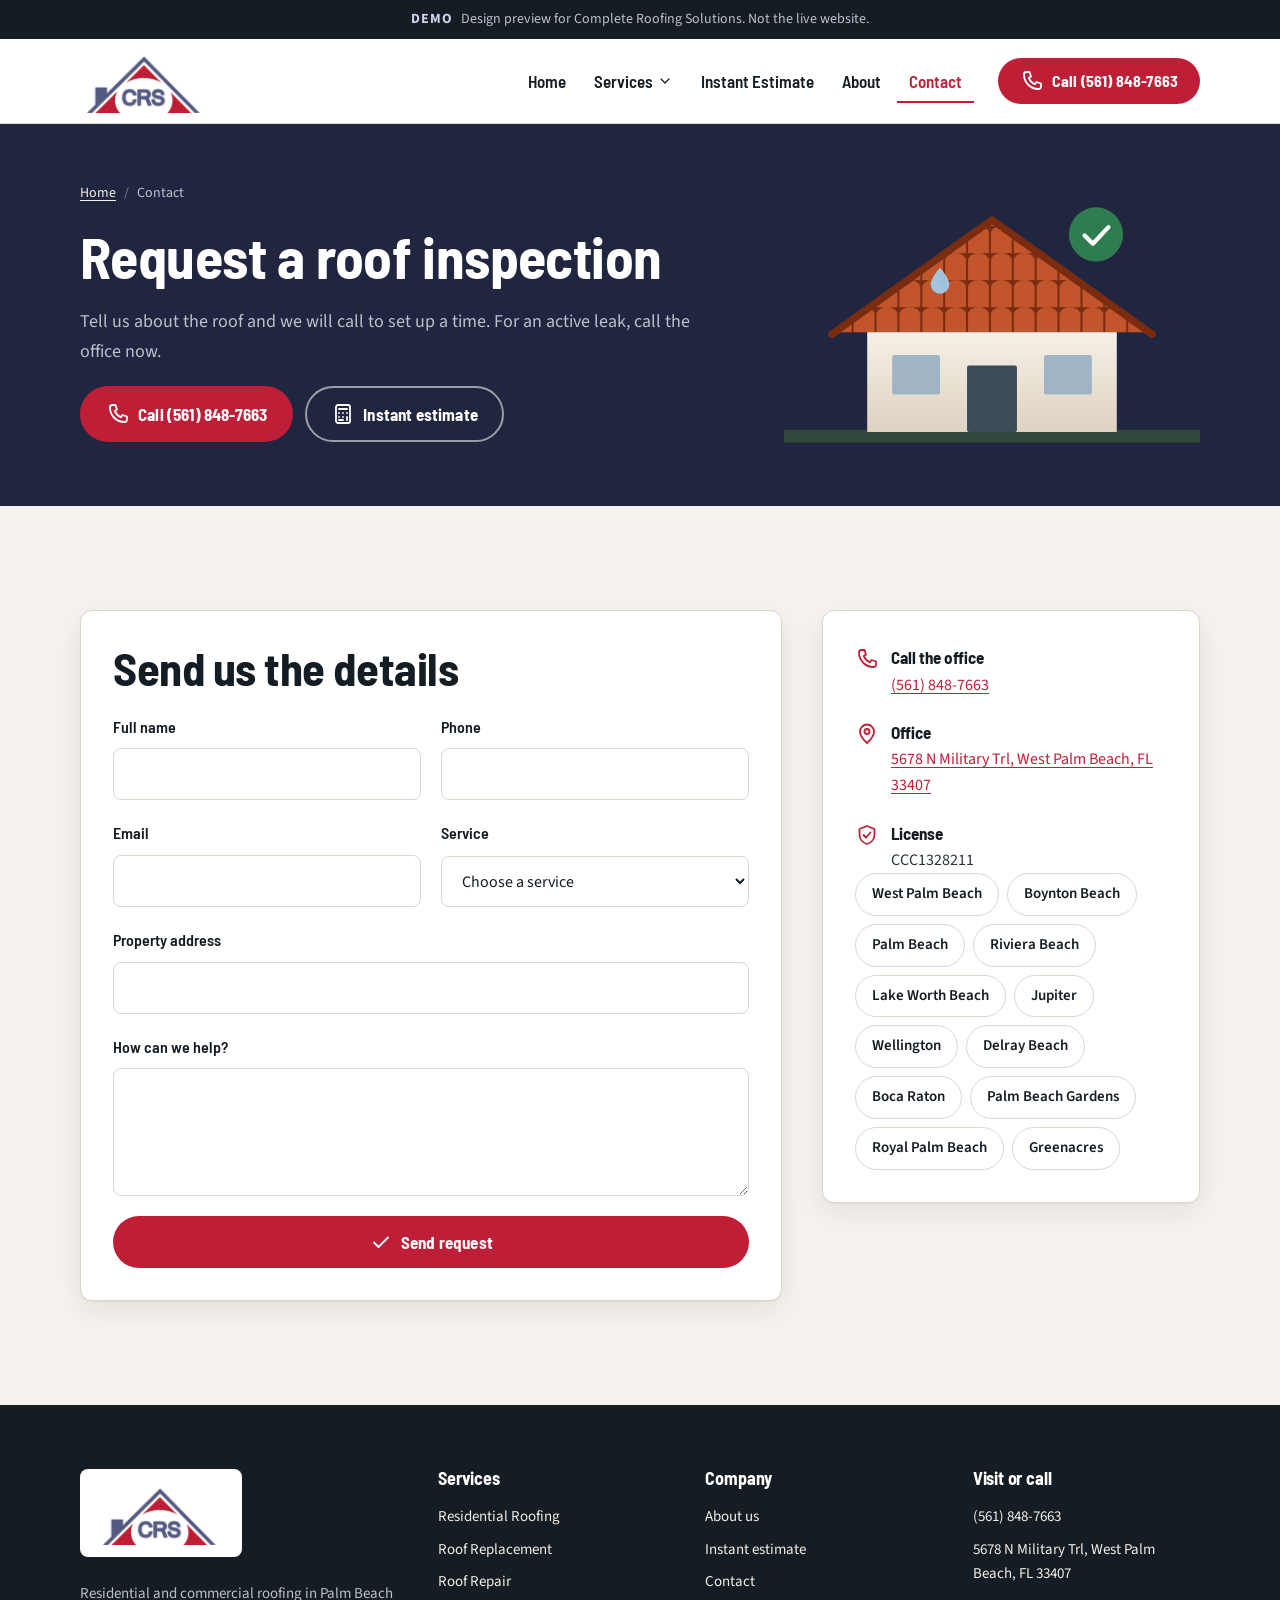
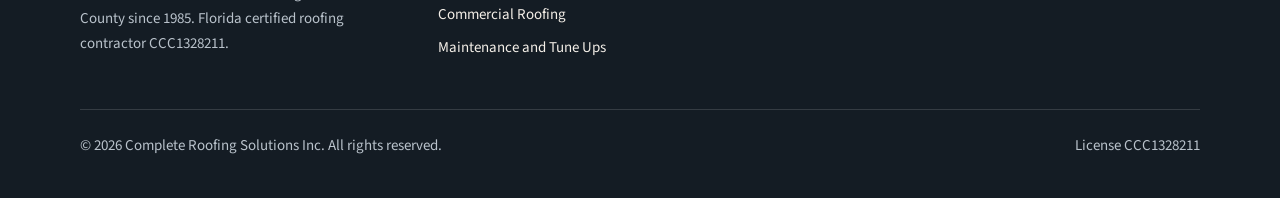
<file: contact.html>
<!doctype html>
<html lang="en">
<head>
<meta charset="utf-8">
<meta name="viewport" content="width=device-width, initial-scale=1">
<title>Contact Us in West Palm Beach, FL | Complete Roofing Solutions</title>
<meta name="description" content="Contact Complete Roofing Solutions at 5678 N Military Trl, West Palm Beach. Call (561) 848-7663 or request a roof inspection and estimate online.">
<meta name="robots" content="noindex,nofollow">
<meta name="theme-color" content="#1b2631">
<meta property="og:type" content="website">
<meta property="og:site_name" content="Complete Roofing Solutions">
<meta property="og:title" content="Contact Us in West Palm Beach, FL | Complete Roofing Solutions">
<meta property="og:description" content="Contact Complete Roofing Solutions at 5678 N Military Trl, West Palm Beach. Call (561) 848-7663 or request a roof inspection and estimate online.">
<meta property="og:image" content="assets/img/logo.png">
<link rel="icon" href="assets/img/logo.png">
<link rel="preconnect" href="https://fonts.googleapis.com">
<link rel="preconnect" href="https://fonts.gstatic.com" crossorigin>
<link rel="stylesheet" href="https://fonts.googleapis.com/css2?family=Barlow+Semi+Condensed:wght@600;700&family=Source+Sans+3:wght@400;600;700&display=swap">
<link rel="stylesheet" href="assets/css/styles.css">
<script type="application/ld+json">{"@context":"https://schema.org","@type":"RoofingContractor","@id":"https://my-roofer.com/#business","name":"Complete Roofing Solutions Inc.","url":"https://my-roofer.com/","telephone":"+15618487663","logo":"assets/img/logo.png","foundingDate":"1985","slogan":"Providing Roofing Solutions for More Than 4 Generations","address":{"@type":"PostalAddress","streetAddress":"5678 N Military Trl","addressLocality":"West Palm Beach","addressRegion":"FL","postalCode":"33407","addressCountry":"US"},"areaServed":[{"@type":"AdministrativeArea","name":"Palm Beach County"},{"@type":"City","name":"West Palm Beach"},{"@type":"City","name":"Boynton Beach"}],"founder":{"@type":"Person","name":"George Jacobazzi"},"hasCredential":{"@type":"EducationalOccupationalCredential","credentialCategory":"Florida Certified Roofing Contractor","identifier":"CCC1328211"}}</script>
</head>
<body>
<a class="skip-link" href="#main">Skip to content</a>
<div class="demo-banner" role="note"><strong>DEMO</strong><span>Design preview for Complete Roofing Solutions. Not the live website.</span></div>
<header class="site-header"><div class="wrap">
  <a class="brand" href="index.html" aria-label="Complete Roofing Solutions home"><img src="assets/img/logo.png" width="130" height="64" alt="Complete Roofing Solutions logo"></a>
  <nav class="nav" aria-label="Main">
    <ul class="nav-links" id="main-menu"><li class="nav__item"><a href="index.html">Home</a></li><li class="nav__item nav__item--drop"><button class="nav__toggle" type="button" aria-expanded="false" aria-controls="services-menu">Services <svg class="ico" viewBox="0 0 24 24" aria-hidden="true" focusable="false"><path d="M6 9l6 6 6-6"/></svg></button><ul class="dropdown" id="services-menu"><li><a href="services/residential.html">Residential Roofing</a></li><li><a href="services/roof-replacement.html">Roof Replacement</a></li><li><a href="services/roof-repair.html">Roof Repair</a></li><li><a href="services/commercial.html">Commercial Roofing</a></li><li><a href="services/maintenance.html">Maintenance and Tune Ups</a></li></ul></li><li class="nav__item"><a href="quote.html">Instant Estimate</a></li><li class="nav__item"><a href="about.html">About</a></li><li class="nav__item"><a href="contact.html" aria-current="page">Contact</a></li></ul>
    <button class="menu-btn" type="button" aria-expanded="false" aria-controls="main-menu"><svg class="ico" viewBox="0 0 24 24" aria-hidden="true" focusable="false"><path d="M4 7h16M4 12h16M4 17h16"/></svg><span>Menu</span></button>
  </nav>
  <a class="btn btn--primary btn--sm header-cta" href="tel:+15618487663"><svg class="ico" viewBox="0 0 24 24" aria-hidden="true" focusable="false"><path d="M6.5 3h3l1.5 4.5-2.2 1.6a12 12 0 0 0 6.1 6.1l1.6-2.2L21 14.5v3a2.5 2.5 0 0 1-2.5 2.5C10.5 20 4 13.5 4 5.5A2.5 2.5 0 0 1 6.5 3z"/></svg><span><span class="btn__long">Call </span>(561) 848-7663</span></a>
</div></header>
<main id="main">
<section class="page-hero on-dark" aria-labelledby="ph-title"><div class="wrap">
  <div class="page-hero__copy">
    <ol class="crumbs"><li><a href="index.html">Home</a></li><li aria-current="page">Contact</li></ol>
    <h1 id="ph-title">Request a roof inspection</h1>
    <p class="lede">Tell us about the roof and we will call to set up a time. For an active leak, call the office now.</p>
    <div class="btn-row"><a class="btn btn--primary" href="tel:+15618487663"><svg class="ico" viewBox="0 0 24 24" aria-hidden="true" focusable="false"><path d="M6.5 3h3l1.5 4.5-2.2 1.6a12 12 0 0 0 6.1 6.1l1.6-2.2L21 14.5v3a2.5 2.5 0 0 1-2.5 2.5C10.5 20 4 13.5 4 5.5A2.5 2.5 0 0 1 6.5 3z"/></svg>Call (561) 848-7663</a><a class="btn btn--ghost-inverse" href="quote.html"><svg class="ico" viewBox="0 0 24 24" aria-hidden="true" focusable="false"><rect x="5" y="3" width="14" height="18" rx="2"/><path d="M8 7h8M8 11h.01M12 11h.01M16 11h.01M8 15h.01M12 15h.01M16 15v3M8 18h4"/></svg>Instant estimate</a></div>
  </div>
  <svg class="art ph-art page-hero__art" viewBox="0 0 400 260" aria-hidden="true" focusable="false">
<defs><pattern id="pb" width="22" height="26" patternUnits="userSpaceOnUse"><rect width="22" height="26" fill="#7a2c11"/><path d="M1 26V7a10 7 0 0 1 20 0v19z" fill="#c2552b"/></pattern>
<linearGradient id="pw" x1="0" y1="0" x2="0" y2="1"><stop offset="0" stop-color="#f6f1e8"/><stop offset="1" stop-color="#ddd2c1"/></linearGradient><clipPath id="pc"><path d="M50 154L200 50L350 154z"/></clipPath></defs>
<rect x="0" y="248" width="400" height="12" fill="#2f4a3a"/>
<g><path d="M80 150h240v100H80z" fill="url(#pw)"/><rect x="176" y="186" width="48" height="64" rx="2" fill="#3d4a57"/><g fill="#9fb4c4"><rect x="104" y="176" width="46" height="38" rx="2"/><rect x="250" y="176" width="46" height="38" rx="2"/></g>
<path d="M50 154L200 50L350 154z" fill="url(#pb)"/><path d="M46 156L200 46L354 156" fill="none" stroke="#7a2c11" stroke-width="7" stroke-linejoin="round" stroke-linecap="round"/>
<g clip-path="url(#pc)"><rect class="shine" x="0" y="40" width="70" height="130" fill="#ffffff" opacity=".22" transform="skewX(-20)"/></g></g><g class="float"><circle cx="300" cy="60" r="26" fill="#2f7d4f"/><path d="M289 61l8 8 15-16" stroke="#fff" stroke-width="4" fill="none" stroke-linecap="round" stroke-linejoin="round"/></g><path class="float" d="M150 92c0 0 9 10 9 16a9 9 0 0 1-18 0c0-6 9-16 9-16z" fill="#9fd0f0" opacity=".9"/>
</svg>
</div></section>
<section class="section section--tint" aria-labelledby="form-title"><div class="wrap contact-grid">
  <form class="form panel" data-lead-form novalidate>
    <h2 id="form-title">Send us the details</h2>
    <div class="form__row form__row--2"><label class="field"><span>Full name</span><input name="name" required autocomplete="name"></label><label class="field"><span>Phone</span><input name="phone" type="tel" required autocomplete="tel"></label></div>
    <div class="form__row form__row--2"><label class="field"><span>Email</span><input name="email" type="email" autocomplete="email"></label><label class="field"><span>Service</span><select name="service"><option value="">Choose a service</option><option value="residential">Residential Roofing</option><option value="roof-replacement">Roof Replacement</option><option value="roof-repair">Roof Repair</option><option value="commercial">Commercial Roofing</option><option value="maintenance">Maintenance and Tune Ups</option></select></label></div>
    <label class="field"><span>Property address</span><input name="address" autocomplete="street-address"></label>
    <label class="field"><span>How can we help?</span><textarea name="message" required></textarea></label>
    <button class="btn btn--primary" type="submit"><svg class="ico" viewBox="0 0 24 24" aria-hidden="true" focusable="false"><path d="M5 12.5l4.5 4.5L19 7.5"/></svg>Send request</button>
    <p class="form__status" role="status" hidden></p>
  </form>
  <div class="panel">
    <ul class="contact-list">
      <li><svg class="ico" viewBox="0 0 24 24" aria-hidden="true" focusable="false"><path d="M6.5 3h3l1.5 4.5-2.2 1.6a12 12 0 0 0 6.1 6.1l1.6-2.2L21 14.5v3a2.5 2.5 0 0 1-2.5 2.5C10.5 20 4 13.5 4 5.5A2.5 2.5 0 0 1 6.5 3z"/></svg><div><strong>Call the office</strong><a href="tel:+15618487663">(561) 848-7663</a></div></li>
      <li><svg class="ico" viewBox="0 0 24 24" aria-hidden="true" focusable="false"><path d="M12 21s-7-6.2-7-11.5a7 7 0 0 1 14 0C19 14.8 12 21 12 21z"/><circle cx="12" cy="9.5" r="2.5"/></svg><div><strong>Office</strong><a href="https://maps.google.com/?q=5678+N+Military+Trl+West+Palm+Beach+FL+33407">5678 N Military Trl, West Palm Beach, FL 33407</a></div></li>
      <li><svg class="ico" viewBox="0 0 24 24" aria-hidden="true" focusable="false"><path d="M12 3l7.5 3v5.5c0 4.6-3.2 8.3-7.5 9.5-4.3-1.2-7.5-4.9-7.5-9.5V6z"/><path d="M8.5 12l2.5 2.5 4.5-5"/></svg><div><strong>License</strong><span>CCC1328211</span></div></li>
    </ul>
    <h2 class="visually-hidden">Service area</h2>
    <ul class="area-list"><li>West Palm Beach</li><li>Boynton Beach</li><li>Palm Beach</li><li>Riviera Beach</li><li>Lake Worth Beach</li><li>Jupiter</li><li>Wellington</li><li>Delray Beach</li><li>Boca Raton</li><li>Palm Beach Gardens</li><li>Royal Palm Beach</li><li>Greenacres</li></ul>
  </div>
</div></section></main>
<footer class="site-footer"><div class="wrap">
  <div class="footer-grid">
    <div>
      <a class="footer-logo" href="index.html"><img src="assets/img/logo.png" width="130" height="64" alt="Complete Roofing Solutions logo"></a>
      <p>Residential and commercial roofing in Palm Beach County since 1985. Florida certified roofing contractor CCC1328211.</p>
    </div>
    <div><h2>Services</h2><ul><li><a href="services/residential.html">Residential Roofing</a></li><li><a href="services/roof-replacement.html">Roof Replacement</a></li><li><a href="services/roof-repair.html">Roof Repair</a></li><li><a href="services/commercial.html">Commercial Roofing</a></li><li><a href="services/maintenance.html">Maintenance and Tune Ups</a></li></ul></div>
    <div><h2>Company</h2><ul><li><a href="about.html">About us</a></li><li><a href="quote.html">Instant estimate</a></li><li><a href="contact.html">Contact</a></li></ul></div>
    <div><h2>Visit or call</h2><ul><li><a href="tel:+15618487663">(561) 848-7663</a></li><li><a href="https://maps.google.com/?q=5678+N+Military+Trl+West+Palm+Beach+FL+33407">5678 N Military Trl, West Palm Beach, FL 33407</a></li></ul></div>
  </div>
  <div class="footer-base"><span>&copy; <span data-year>2026</span> Complete Roofing Solutions Inc. All rights reserved.</span><span>License CCC1328211</span></div>
</div></footer>
<div class="action-bar"><a class="btn btn--ghost-inverse" href="tel:+15618487663"><svg class="ico" viewBox="0 0 24 24" aria-hidden="true" focusable="false"><path d="M6.5 3h3l1.5 4.5-2.2 1.6a12 12 0 0 0 6.1 6.1l1.6-2.2L21 14.5v3a2.5 2.5 0 0 1-2.5 2.5C10.5 20 4 13.5 4 5.5A2.5 2.5 0 0 1 6.5 3z"/></svg>Call</a><a class="btn btn--primary" href="quote.html"><svg class="ico" viewBox="0 0 24 24" aria-hidden="true" focusable="false"><rect x="5" y="3" width="14" height="18" rx="2"/><path d="M8 7h8M8 11h.01M12 11h.01M16 11h.01M8 15h.01M12 15h.01M16 15v3M8 18h4"/></svg>Estimate</a></div>
<script src="assets/js/main.js" defer></script>
</body>
</html>
</file>
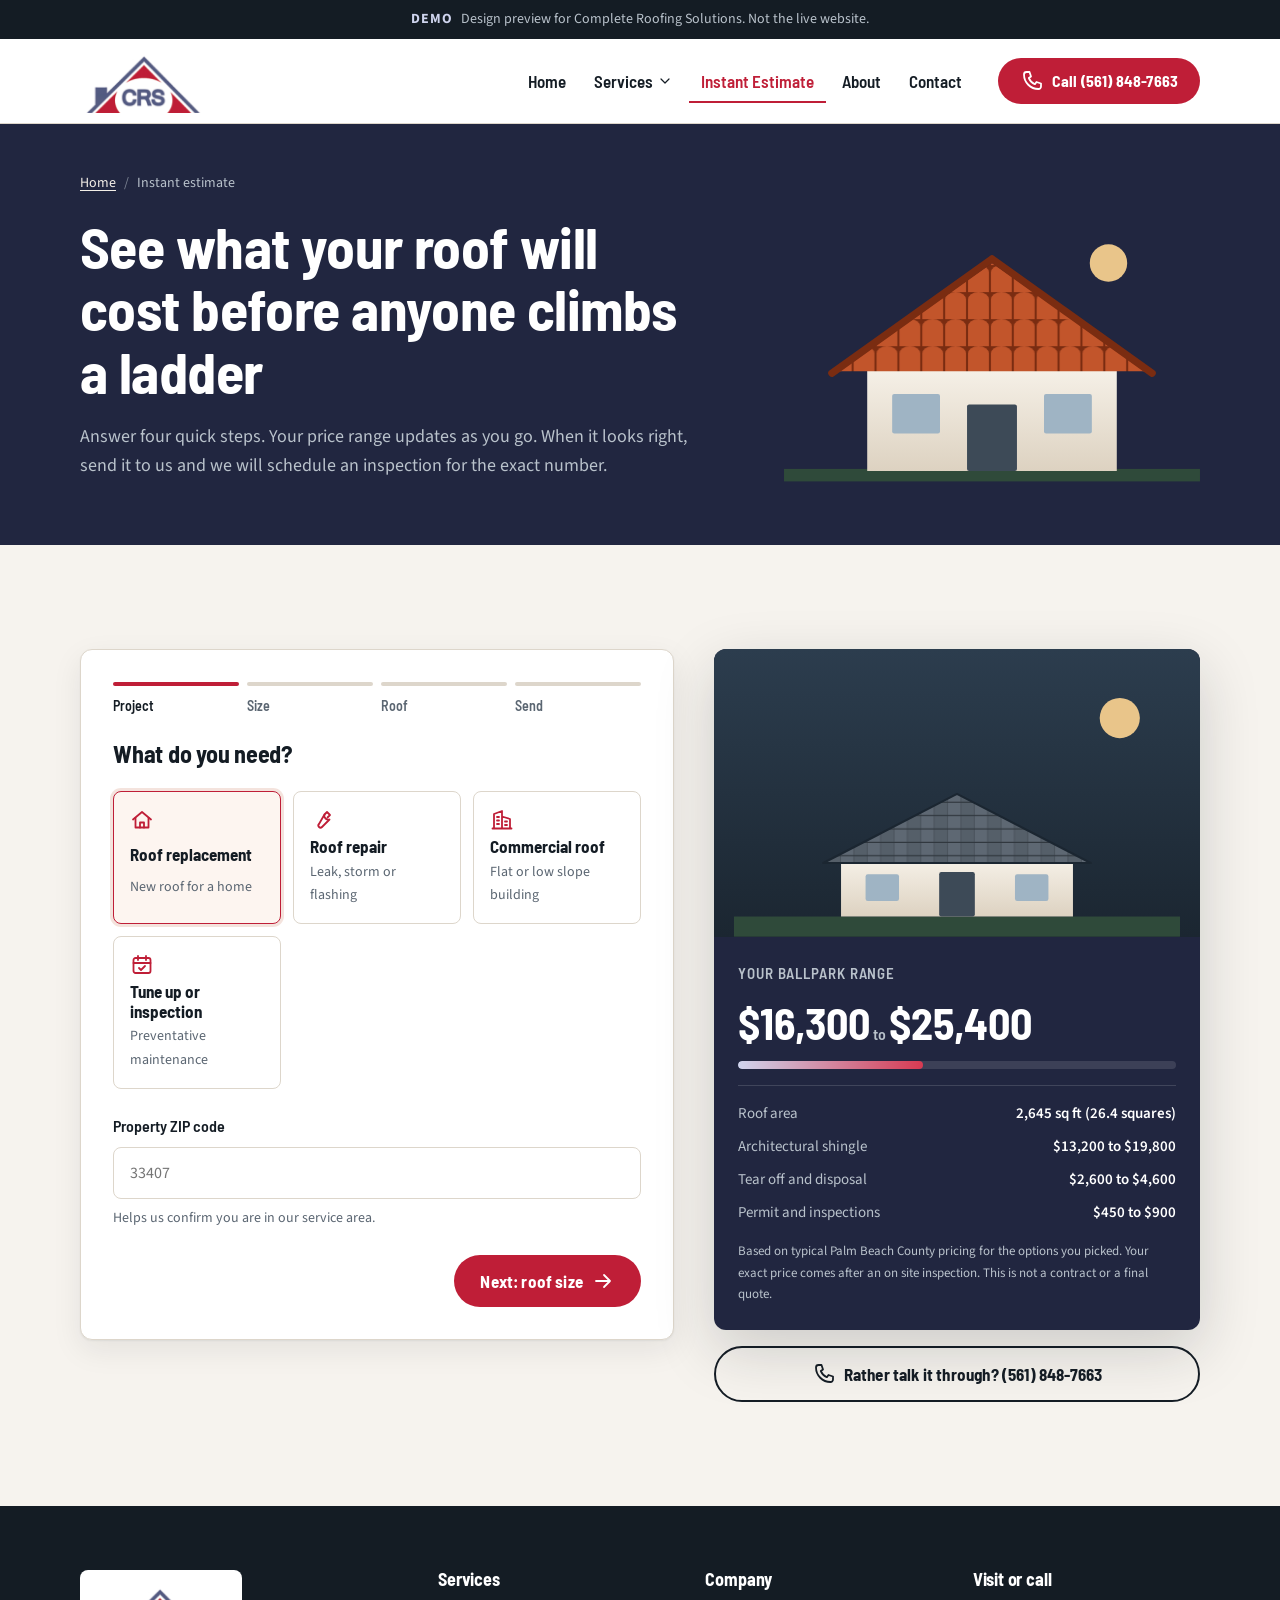
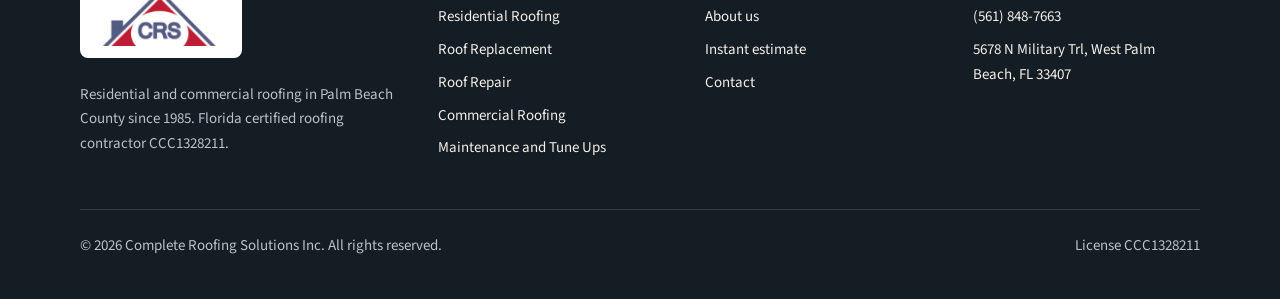
<file: quote.html>
<!doctype html>
<html lang="en">
<head>
<meta charset="utf-8">
<meta name="viewport" content="width=device-width, initial-scale=1">
<title>Instant Roof Estimate in West Palm Beach, FL | Complete Roofing Solutions</title>
<meta name="description" content="Get an instant roof replacement or repair estimate for your Palm Beach County home or building. Pick roof size, pitch and material and see your price range.">
<meta name="robots" content="noindex,nofollow">
<meta name="theme-color" content="#1b2631">
<meta property="og:type" content="website">
<meta property="og:site_name" content="Complete Roofing Solutions">
<meta property="og:title" content="Instant Roof Estimate in West Palm Beach, FL | Complete Roofing Solutions">
<meta property="og:description" content="Get an instant roof replacement or repair estimate for your Palm Beach County home or building. Pick roof size, pitch and material and see your price range.">
<meta property="og:image" content="assets/img/logo.png">
<link rel="icon" href="assets/img/logo.png">
<link rel="preconnect" href="https://fonts.googleapis.com">
<link rel="preconnect" href="https://fonts.gstatic.com" crossorigin>
<link rel="stylesheet" href="https://fonts.googleapis.com/css2?family=Barlow+Semi+Condensed:wght@600;700&family=Source+Sans+3:wght@400;600;700&display=swap">
<link rel="stylesheet" href="assets/css/styles.css">

</head>
<body>
<a class="skip-link" href="#main">Skip to content</a>
<div class="demo-banner" role="note"><strong>DEMO</strong><span>Design preview for Complete Roofing Solutions. Not the live website.</span></div>
<header class="site-header"><div class="wrap">
  <a class="brand" href="index.html" aria-label="Complete Roofing Solutions home"><img src="assets/img/logo.png" width="130" height="64" alt="Complete Roofing Solutions logo"></a>
  <nav class="nav" aria-label="Main">
    <ul class="nav-links" id="main-menu"><li class="nav__item"><a href="index.html">Home</a></li><li class="nav__item nav__item--drop"><button class="nav__toggle" type="button" aria-expanded="false" aria-controls="services-menu">Services <svg class="ico" viewBox="0 0 24 24" aria-hidden="true" focusable="false"><path d="M6 9l6 6 6-6"/></svg></button><ul class="dropdown" id="services-menu"><li><a href="services/residential.html">Residential Roofing</a></li><li><a href="services/roof-replacement.html">Roof Replacement</a></li><li><a href="services/roof-repair.html">Roof Repair</a></li><li><a href="services/commercial.html">Commercial Roofing</a></li><li><a href="services/maintenance.html">Maintenance and Tune Ups</a></li></ul></li><li class="nav__item"><a href="quote.html" aria-current="page">Instant Estimate</a></li><li class="nav__item"><a href="about.html">About</a></li><li class="nav__item"><a href="contact.html">Contact</a></li></ul>
    <button class="menu-btn" type="button" aria-expanded="false" aria-controls="main-menu"><svg class="ico" viewBox="0 0 24 24" aria-hidden="true" focusable="false"><path d="M4 7h16M4 12h16M4 17h16"/></svg><span>Menu</span></button>
  </nav>
  <a class="btn btn--primary btn--sm header-cta" href="tel:+15618487663"><svg class="ico" viewBox="0 0 24 24" aria-hidden="true" focusable="false"><path d="M6.5 3h3l1.5 4.5-2.2 1.6a12 12 0 0 0 6.1 6.1l1.6-2.2L21 14.5v3a2.5 2.5 0 0 1-2.5 2.5C10.5 20 4 13.5 4 5.5A2.5 2.5 0 0 1 6.5 3z"/></svg><span><span class="btn__long">Call </span>(561) 848-7663</span></a>
</div></header>
<main id="main">
<section class="page-hero on-dark calc-page" aria-labelledby="ph-title"><div class="wrap">
  <div class="page-hero__copy">
    <ol class="crumbs"><li><a href="index.html">Home</a></li><li aria-current="page">Instant estimate</li></ol>
    <h1 id="ph-title">See what your roof will cost before anyone climbs a ladder</h1>
    <p class="lede">Answer four quick steps. Your price range updates as you go. When it looks right, send it to us and we will schedule an inspection for the exact number.</p>
  </div>
  <svg class="art ph-art page-hero__art" viewBox="0 0 400 260" aria-hidden="true" focusable="false">
<defs><pattern id="pb" width="22" height="26" patternUnits="userSpaceOnUse"><rect width="22" height="26" fill="#7a2c11"/><path d="M1 26V7a10 7 0 0 1 20 0v19z" fill="#c2552b"/></pattern>
<linearGradient id="pw" x1="0" y1="0" x2="0" y2="1"><stop offset="0" stop-color="#f6f1e8"/><stop offset="1" stop-color="#ddd2c1"/></linearGradient><clipPath id="pc"><path d="M50 154L200 50L350 154z"/></clipPath></defs>
<rect x="0" y="248" width="400" height="12" fill="#2f4a3a"/>
<g><path d="M80 150h240v100H80z" fill="url(#pw)"/><rect x="176" y="186" width="48" height="64" rx="2" fill="#3d4a57"/><g fill="#9fb4c4"><rect x="104" y="176" width="46" height="38" rx="2"/><rect x="250" y="176" width="46" height="38" rx="2"/></g>
<path d="M50 154L200 50L350 154z" fill="url(#pb)"/><path d="M46 156L200 46L354 156" fill="none" stroke="#7a2c11" stroke-width="7" stroke-linejoin="round" stroke-linecap="round"/>
<g clip-path="url(#pc)"><rect class="shine" x="0" y="40" width="70" height="130" fill="#ffffff" opacity=".22" transform="skewX(-20)"/></g></g><g class="float" fill="#e9c58a"><circle cx="312" cy="50" r="18"/></g>
</svg>
</div></section>
<section class="section section--tint" aria-label="Roof estimate calculator"><div class="wrap">
<form class="calc" id="quote-form" novalidate>
  <div class="calc__main panel">
    <ol class="calc__progress" aria-label="Estimate steps"><li>Project</li><li>Size</li><li>Roof</li><li>Send</li></ol>

    <div class="calc__step">
      <h2>What do you need?</h2>
      <fieldset class="choice-grid"><legend class="visually-hidden">Project type</legend><label class="choice"><input type="radio" name="project" value="replacement" checked required><span class="choice__box"><svg class="ico" viewBox="0 0 24 24" aria-hidden="true" focusable="false"><path d="M3 11.5L12 4l9 7.5"/><path d="M5.5 10v9.5h13V10"/><path d="M10 19.5v-5h4v5"/></svg><strong>Roof replacement</strong><span>New roof for a home</span></span></label><label class="choice"><input type="radio" name="project" value="repair"><span class="choice__box"><svg class="ico" viewBox="0 0 24 24" aria-hidden="true" focusable="false"><path d="M14.5 6.5a4 4 0 0 0 5 5L12 19a2.1 2.1 0 0 1-3-3z"/><path d="M14.5 6.5L17 4l3 3-2.5 2.5"/></svg><strong>Roof repair</strong><span>Leak, storm or flashing</span></span></label><label class="choice"><input type="radio" name="project" value="commercial"><span class="choice__box"><svg class="ico" viewBox="0 0 24 24" aria-hidden="true" focusable="false"><path d="M4 20.5V6l8-3v17.5M12 8.5l8 2.5v9.5M2.5 20.5h19"/><path d="M7 9h2M7 12.5h2M7 16h2M15 13.5h2M15 17h2"/></svg><strong>Commercial roof</strong><span>Flat or low slope building</span></span></label><label class="choice"><input type="radio" name="project" value="tuneup"><span class="choice__box"><svg class="ico" viewBox="0 0 24 24" aria-hidden="true" focusable="false"><rect x="3.5" y="5" width="17" height="15" rx="2"/><path d="M3.5 10h17M8 3v4M16 3v4M9 15l2 2 4-4"/></svg><strong>Tune up or inspection</strong><span>Preventative maintenance</span></span></label></fieldset>
      <label class="field"><span>Property ZIP code</span><input name="zip" inputmode="numeric" pattern="[0-9]{5}" maxlength="5" placeholder="33407" autocomplete="postal-code"><small>Helps us confirm you are in our service area.</small></label>
      <div class="calc__nav"><span></span><button class="btn btn--primary" type="button" data-next>Next: roof size<svg class="ico" viewBox="0 0 24 24" aria-hidden="true" focusable="false"><path d="M5 12h14M13 6l6 6-6 6"/></svg></button></div>
    </div>

    <div class="calc__step" hidden>
      <h2>How big is the roof?</h2>
      <div data-for="replacement tuneup">
        <fieldset class="choice-grid"><legend class="visually-hidden">How to measure</legend><label class="choice"><input type="radio" name="sizeMode" value="home" checked><span class="choice__box"><strong>Use my home size</strong><span>From living area</span></span></label><label class="choice"><input type="radio" name="sizeMode" value="roof"><span class="choice__box"><strong>I know my roof size</strong><span>From a report or past quote</span></span></label></fieldset>
      </div>
      <div data-for="replacement tuneup"><div data-size="home" class="calc__group">
        <div class="range"><div class="range__top"><label for="livingSqft"><strong>Living area under air</strong></label><output id="livingSqft-out" for="livingSqft">2,000 sq ft</output></div><input id="livingSqft" name="livingSqft" type="range" min="600" max="8000" step="50" value="2000"></div>
        <div class="counter"><label class="counter__label" for="stories">Stories<small>Above ground</small></label><div class="counter__ctrl"><button type="button" data-step="stories" data-delta="-1" aria-label="Fewer stories">&minus;</button><input id="stories" name="stories" type="number" inputmode="numeric" value="1" min="1" max="3"><button type="button" data-step="stories" data-delta="1" aria-label="More stories">+</button></div></div>
      </div></div>
      <div data-for="replacement tuneup"><div data-size="roof" hidden>
        <div class="range"><div class="range__top"><label for="roofSqft"><strong>Roof surface area</strong></label><output id="roofSqft-out" for="roofSqft">2,600 sq ft</output></div><input id="roofSqft" name="roofSqft" type="range" min="500" max="12000" step="50" value="2600"></div>
      </div></div>
      <div data-for="commercial" hidden>
        <div class="range"><div class="range__top"><label for="buildingSqft"><strong>Roof area of the building</strong></label><output id="buildingSqft-out" for="buildingSqft">10,000 sq ft</output></div><input id="buildingSqft" name="buildingSqft" type="range" min="1000" max="100000" step="500" value="10000"></div>
      </div>
      <div data-for="replacement tuneup"><fieldset class="choice-grid"><legend class="field"><span>Roof pitch</span></legend><label class="choice"><input type="radio" name="pitch" value="flat"><span class="choice__box"><strong>Flat</strong><span>Almost no slope</span></span></label><label class="choice"><input type="radio" name="pitch" value="low"><span class="choice__box"><strong>Low</strong><span>Easy to walk</span></span></label><label class="choice"><input type="radio" name="pitch" value="standard" checked><span class="choice__box"><strong>Standard</strong><span>Most homes</span></span></label><label class="choice"><input type="radio" name="pitch" value="steep"><span class="choice__box"><strong>Steep</strong><span>Hard to walk</span></span></label></fieldset></div>
      <div data-for="repair" hidden>
        <fieldset class="choice-grid"><legend class="field"><span>What is going on?</span></legend><label class="choice"><input type="radio" name="issue" value="leak" checked><span class="choice__box"><strong>Active leak</strong></span></label><label class="choice"><input type="radio" name="issue" value="storm"><span class="choice__box"><strong>Storm damage</strong></span></label><label class="choice"><input type="radio" name="issue" value="flashing"><span class="choice__box"><strong>Flashing or vents</strong></span></label><label class="choice"><input type="radio" name="issue" value="ponding"><span class="choice__box"><strong>Ponding water</strong></span></label></fieldset>
        <fieldset class="choice-grid"><legend class="field"><span>How much of the roof?</span></legend><label class="choice"><input type="radio" name="repairSize" value="small" checked><span class="choice__box"><strong>Small spot</strong><span>Under 100 sq ft</span></span></label><label class="choice"><input type="radio" name="repairSize" value="medium"><span class="choice__box"><strong>One section</strong><span>100 to 300 sq ft</span></span></label><label class="choice"><input type="radio" name="repairSize" value="large"><span class="choice__box"><strong>Several sections</strong><span>Over 300 sq ft</span></span></label></fieldset>
      </div>
      <div class="calc__nav"><button class="btn btn--ghost" type="button" data-back>Back</button><button class="btn btn--primary" type="button" data-next>Next: roof details<svg class="ico" viewBox="0 0 24 24" aria-hidden="true" focusable="false"><path d="M5 12h14M13 6l6 6-6 6"/></svg></button></div>
    </div>

    <div class="calc__step" hidden>
      <h2>Tell us about the roof</h2>
      <div data-for="replacement repair tuneup"><fieldset class="choice-grid"><legend class="field"><span>Material you want</span></legend><label class="choice"><input type="radio" name="material" value="shingle" checked><span class="choice__box"><strong>Shingle</strong><span>Architectural</span></span></label><label class="choice"><input type="radio" name="material" value="concreteTile"><span class="choice__box"><strong>Concrete tile</strong><span>Most common here</span></span></label><label class="choice"><input type="radio" name="material" value="clayTile"><span class="choice__box"><strong>Clay tile</strong><span>Barrel or flat</span></span></label><label class="choice"><input type="radio" name="material" value="metal"><span class="choice__box"><strong>Metal</strong><span>Standing seam</span></span></label><label class="choice"><input type="radio" name="material" value="flat"><span class="choice__box"><strong>Flat roof</strong><span>TPO or mod bit</span></span></label></fieldset></div>
      <div data-for="commercial" hidden><fieldset class="choice-grid"><legend class="field"><span>Roof system</span></legend><label class="choice"><input type="radio" name="cmaterial" value="tpo" checked><span class="choice__box"><strong>TPO single ply</strong><span>Reflective membrane</span></span></label><label class="choice"><input type="radio" name="cmaterial" value="modbit"><span class="choice__box"><strong>Modified bitumen</strong><span>Multi layer</span></span></label><label class="choice"><input type="radio" name="cmaterial" value="cmetal"><span class="choice__box"><strong>Metal</strong><span>Standing seam</span></span></label><label class="choice"><input type="radio" name="cmaterial" value="coating"><span class="choice__box"><strong>Roof coating</strong><span>Restore a sound roof</span></span></label></fieldset></div>
      <div data-for="replacement" class="calc__group">
        <fieldset class="choice-grid"><legend class="field"><span>Roof shape</span></legend><label class="choice"><input type="radio" name="complexity" value="simple" checked><span class="choice__box"><strong>Simple</strong><span>Two or four sides</span></span></label><label class="choice"><input type="radio" name="complexity" value="moderate"><span class="choice__box"><strong>Moderate</strong><span>A few hips and valleys</span></span></label><label class="choice"><input type="radio" name="complexity" value="complex"><span class="choice__box"><strong>Complex</strong><span>Many angles and levels</span></span></label></fieldset>
        <fieldset class="choice-grid"><legend class="field"><span>Condition of the deck</span></legend><label class="choice"><input type="radio" name="decking" value="none" checked><span class="choice__box"><strong>Looks solid</strong><span>No soft spots</span></span></label><label class="choice"><input type="radio" name="decking" value="some"><span class="choice__box"><strong>A few soft spots</strong><span>Some sheets likely</span></span></label><label class="choice"><input type="radio" name="decking" value="lots"><span class="choice__box"><strong>Old or leaking</strong><span>Many sheets likely</span></span></label></fieldset>
        <div class="counter"><label class="counter__label" for="skylights">Skylights<small>To reflash or replace</small></label><div class="counter__ctrl"><button type="button" data-step="skylights" data-delta="-1" aria-label="Fewer skylights">&minus;</button><input id="skylights" name="skylights" type="number" inputmode="numeric" value="0" min="0" max="8"><button type="button" data-step="skylights" data-delta="1" aria-label="More skylights">+</button></div></div>
      </div>
      <div data-for="replacement commercial"><div class="counter"><label class="counter__label" for="layers">Layers coming off<small>Florida allows two at most</small></label><div class="counter__ctrl"><button type="button" data-step="layers" data-delta="-1" aria-label="Fewer layers coming off">&minus;</button><input id="layers" name="layers" type="number" inputmode="numeric" value="1" min="1" max="2"><button type="button" data-step="layers" data-delta="1" aria-label="More layers coming off">+</button></div></div></div>
      <div class="calc__nav"><button class="btn btn--ghost" type="button" data-back>Back</button><button class="btn btn--primary" type="button" data-next>Next: send my estimate<svg class="ico" viewBox="0 0 24 24" aria-hidden="true" focusable="false"><path d="M5 12h14M13 6l6 6-6 6"/></svg></button></div>
    </div>

    <div class="calc__step" hidden>
      <h2>Where should we send it?</h2>
      <p class="form__note">We will call to book a time for an estimator to measure your roof and confirm the price.</p>
      <div class="form__row form__row--2">
        <label class="field"><span>Full name</span><input name="name" required autocomplete="name"></label>
        <label class="field"><span>Phone</span><input name="phone" type="tel" required autocomplete="tel"></label>
      </div>
      <div class="form__row form__row--2">
        <label class="field"><span>Email</span><input name="email" type="email" autocomplete="email"></label>
        <label class="field"><span>Best time to call</span><select name="callTime"><option>Morning</option><option>Afternoon</option><option>Evening</option></select></label>
      </div>
      <label class="field"><span>Property address</span><input name="address" required autocomplete="street-address"></label>
      <label class="field"><span>Anything else we should know?</span><textarea name="notes" placeholder="HOA rules, leaks you have seen, insurance deadlines"></textarea></label>
      <input type="hidden" name="estimate" id="estimate-summary" value="">
      <input type="hidden" name="_subject" value="New roof estimate request">
      <div class="calc__nav"><button class="btn btn--ghost" type="button" data-back>Back</button><button class="btn btn--primary" type="submit"><svg class="ico" viewBox="0 0 24 24" aria-hidden="true" focusable="false"><path d="M5 12.5l4.5 4.5L19 7.5"/></svg>Send my estimate</button></div>
      <p class="form__status" id="quote-status" role="status" hidden></p>
    </div>
  </div>

  <aside class="calc__aside" aria-live="polite">
    <div class="estimate">
      <div class="estimate__art"><svg viewBox="0 0 400 240" role="img" aria-label="Preview of your roof that updates as you choose options">
<defs>
 <pattern id="pat-shingle" width="24" height="12" patternUnits="userSpaceOnUse"><rect width="24" height="12" fill="#4a535c"/><rect x="0" y="0" width="11" height="11" fill="#5e6873"/><rect x="12" y="0" width="11" height="11" fill="#555f69"/><path d="M0 11.5h24" stroke="#2f363d"/></pattern>
 <pattern id="pat-ctile" width="20" height="16" patternUnits="userSpaceOnUse"><rect width="20" height="16" fill="#7c6a5a"/><path d="M1 16V6a9 5 0 0 1 18 0v10z" fill="#a8927c"/></pattern>
 <pattern id="pat-clay" width="20" height="16" patternUnits="userSpaceOnUse"><rect width="20" height="16" fill="#8a3214"/><path d="M1 16V6a9 5 0 0 1 18 0v10z" fill="#d2662f"/></pattern>
 <pattern id="pat-metal" width="14" height="10" patternUnits="userSpaceOnUse"><rect width="14" height="10" fill="#8e9aa5"/><rect x="0" width="2" height="10" fill="#c4ccd3"/></pattern>
 <pattern id="pat-flat" width="40" height="10" patternUnits="userSpaceOnUse"><rect width="40" height="10" fill="#e7ecef"/><path d="M0 9.5h40" stroke="#c9d1d7"/></pattern>
 <pattern id="pat-modbit" width="30" height="10" patternUnits="userSpaceOnUse"><rect width="30" height="10" fill="#6b6f73"/><path d="M0 9.5h30" stroke="#55595d"/></pattern>
 <linearGradient id="rp-wall" x1="0" y1="0" x2="0" y2="1"><stop offset="0" stop-color="#f6f1e8"/><stop offset="1" stop-color="#ddd2c1"/></linearGradient>
</defs>
<circle class="rp-sun" cx="346" cy="44" r="18" fill="#e9c58a"/>
<rect x="0" y="222" width="400" height="18" fill="#2f4a3a"/>
<path id="rp-walls" d="M96 222V170H304V222Z" fill="url(#rp-wall)"/>
<g id="rp-windows" fill="#9fb4c4"></g>
<rect id="rp-door" x="184" y="182" width="32" height="40" rx="2" fill="#3d4a57"/>
<path id="rp-roof" class="rp-roof" d="M80 174L200 112L320 174Z" fill="url(#pat-shingle)" stroke="#1b2631" stroke-width="2" stroke-linejoin="round"/>
<path id="rp-parapet" d="M90 160H310" stroke="#c9d1d7" stroke-width="4" opacity="0"/>
<g id="rp-skylights" fill="#9fd0f0" stroke="#1b2631" stroke-width="1.5"></g>
</svg></div>
      <div class="estimate__body">
        <span class="estimate__label">Your ballpark range</span>
        <p class="estimate__price" id="est-price">Pick your options</p>
        <div class="meter" aria-hidden="true"><span class="meter__bar"></span></div>
        <ul class="estimate__lines" id="est-lines"></ul>
        <p class="estimate__fine">Based on typical Palm Beach County pricing for the options you picked. Your exact price comes after an on site inspection. This is not a contract or a final quote.</p>
      </div>
    </div>
    <a class="btn btn--ghost" href="tel:+15618487663"><svg class="ico" viewBox="0 0 24 24" aria-hidden="true" focusable="false"><path d="M6.5 3h3l1.5 4.5-2.2 1.6a12 12 0 0 0 6.1 6.1l1.6-2.2L21 14.5v3a2.5 2.5 0 0 1-2.5 2.5C10.5 20 4 13.5 4 5.5A2.5 2.5 0 0 1 6.5 3z"/></svg>Rather talk it through? (561) 848-7663</a>
  </aside>
</form>
</div></section></main>
<footer class="site-footer"><div class="wrap">
  <div class="footer-grid">
    <div>
      <a class="footer-logo" href="index.html"><img src="assets/img/logo.png" width="130" height="64" alt="Complete Roofing Solutions logo"></a>
      <p>Residential and commercial roofing in Palm Beach County since 1985. Florida certified roofing contractor CCC1328211.</p>
    </div>
    <div><h2>Services</h2><ul><li><a href="services/residential.html">Residential Roofing</a></li><li><a href="services/roof-replacement.html">Roof Replacement</a></li><li><a href="services/roof-repair.html">Roof Repair</a></li><li><a href="services/commercial.html">Commercial Roofing</a></li><li><a href="services/maintenance.html">Maintenance and Tune Ups</a></li></ul></div>
    <div><h2>Company</h2><ul><li><a href="about.html">About us</a></li><li><a href="quote.html">Instant estimate</a></li><li><a href="contact.html">Contact</a></li></ul></div>
    <div><h2>Visit or call</h2><ul><li><a href="tel:+15618487663">(561) 848-7663</a></li><li><a href="https://maps.google.com/?q=5678+N+Military+Trl+West+Palm+Beach+FL+33407">5678 N Military Trl, West Palm Beach, FL 33407</a></li></ul></div>
  </div>
  <div class="footer-base"><span>&copy; <span data-year>2026</span> Complete Roofing Solutions Inc. All rights reserved.</span><span>License CCC1328211</span></div>
</div></footer>
<div class="action-bar"><a class="btn btn--ghost-inverse" href="tel:+15618487663"><svg class="ico" viewBox="0 0 24 24" aria-hidden="true" focusable="false"><path d="M6.5 3h3l1.5 4.5-2.2 1.6a12 12 0 0 0 6.1 6.1l1.6-2.2L21 14.5v3a2.5 2.5 0 0 1-2.5 2.5C10.5 20 4 13.5 4 5.5A2.5 2.5 0 0 1 6.5 3z"/></svg>Call</a><a class="btn btn--primary" href="quote.html"><svg class="ico" viewBox="0 0 24 24" aria-hidden="true" focusable="false"><rect x="5" y="3" width="14" height="18" rx="2"/><path d="M8 7h8M8 11h.01M12 11h.01M16 11h.01M8 15h.01M12 15h.01M16 15v3M8 18h4"/></svg>Estimate</a></div>
<script src="assets/js/main.js" defer></script><script src="assets/js/quote.js" defer></script>
</body>
</html>
</file>
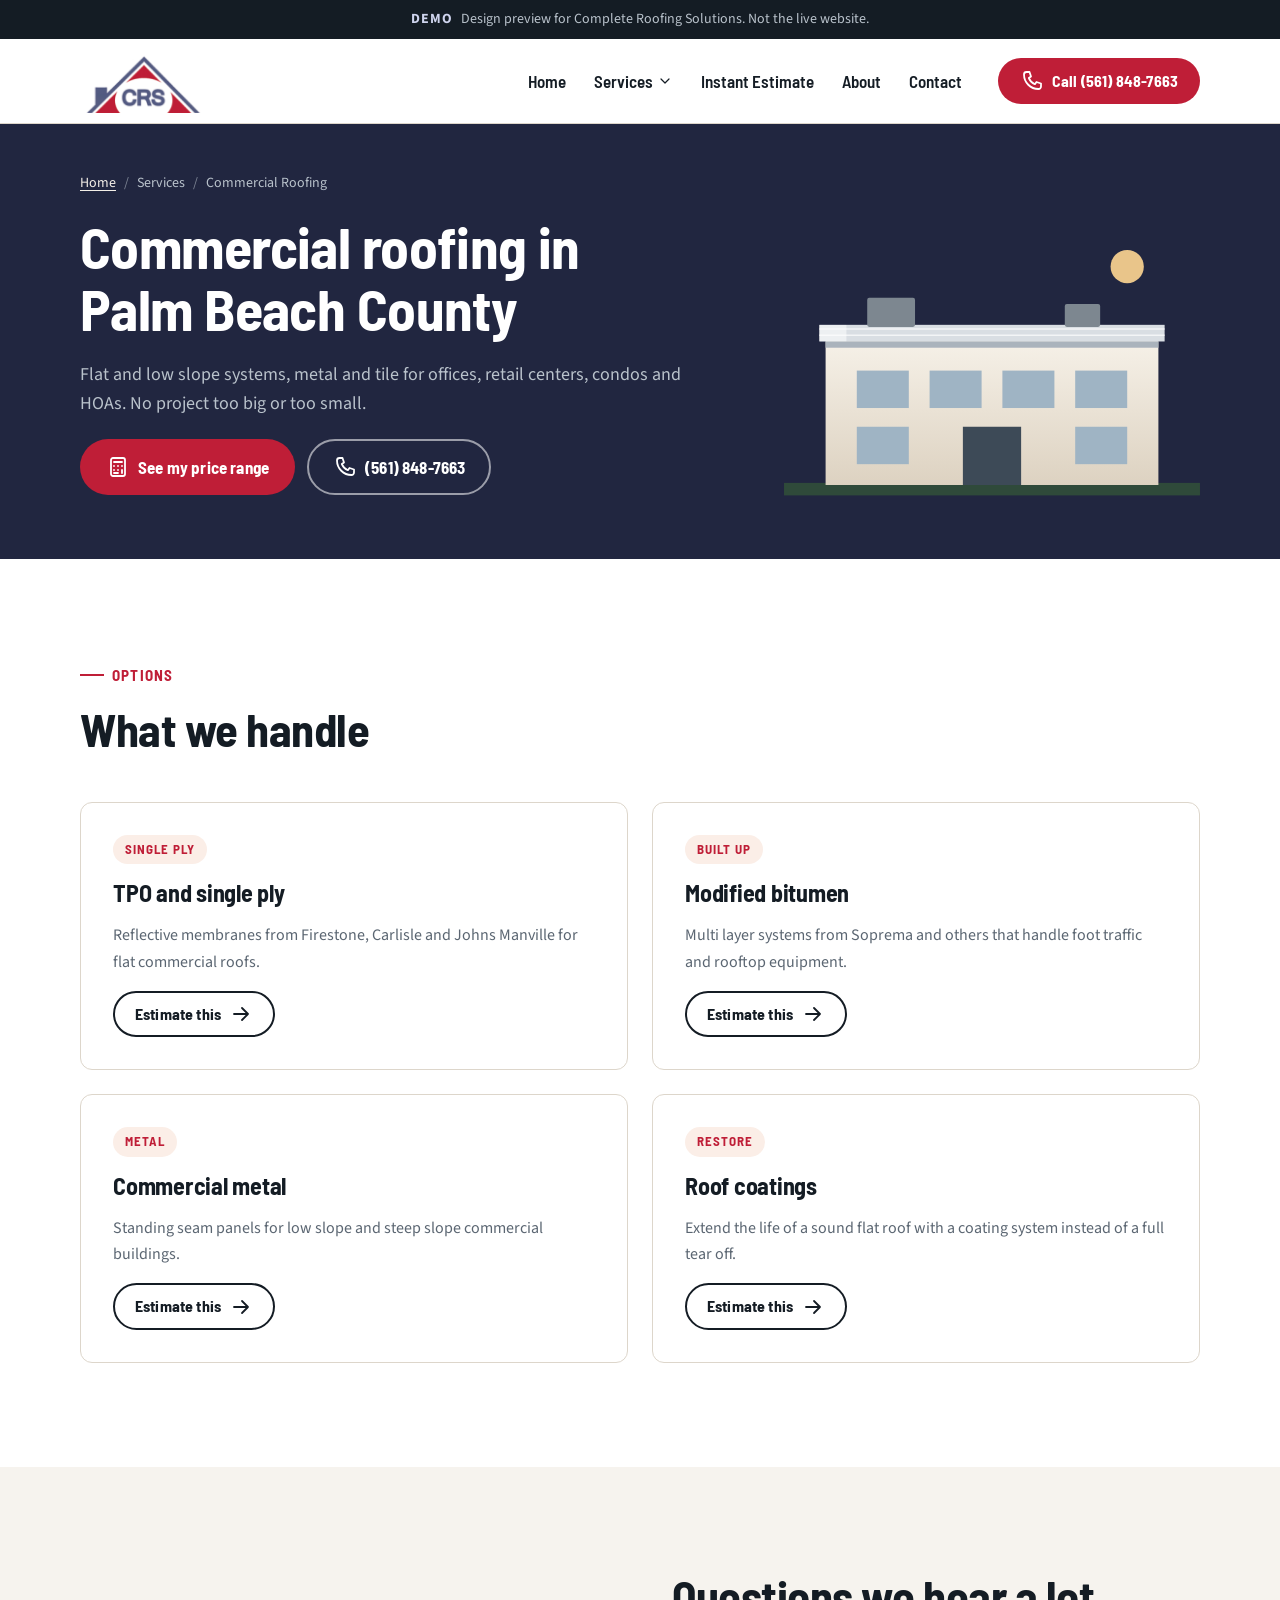
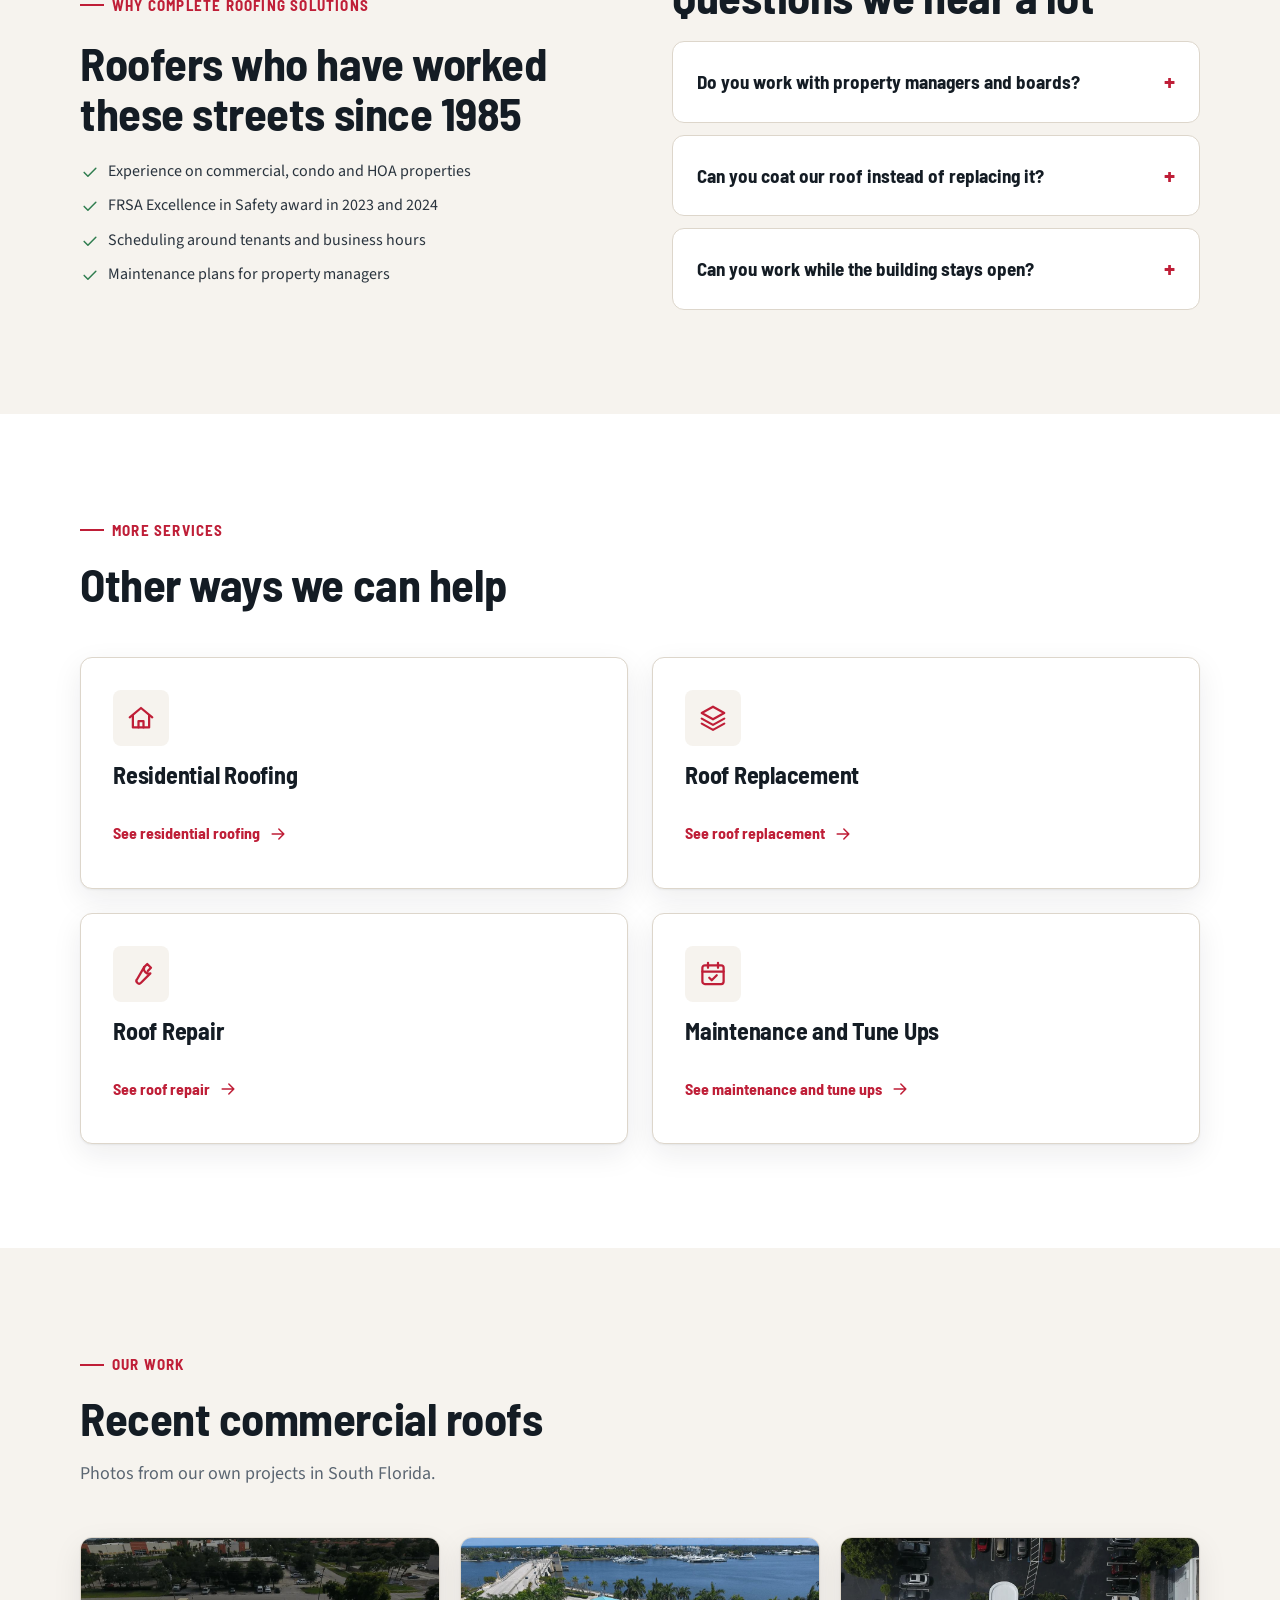
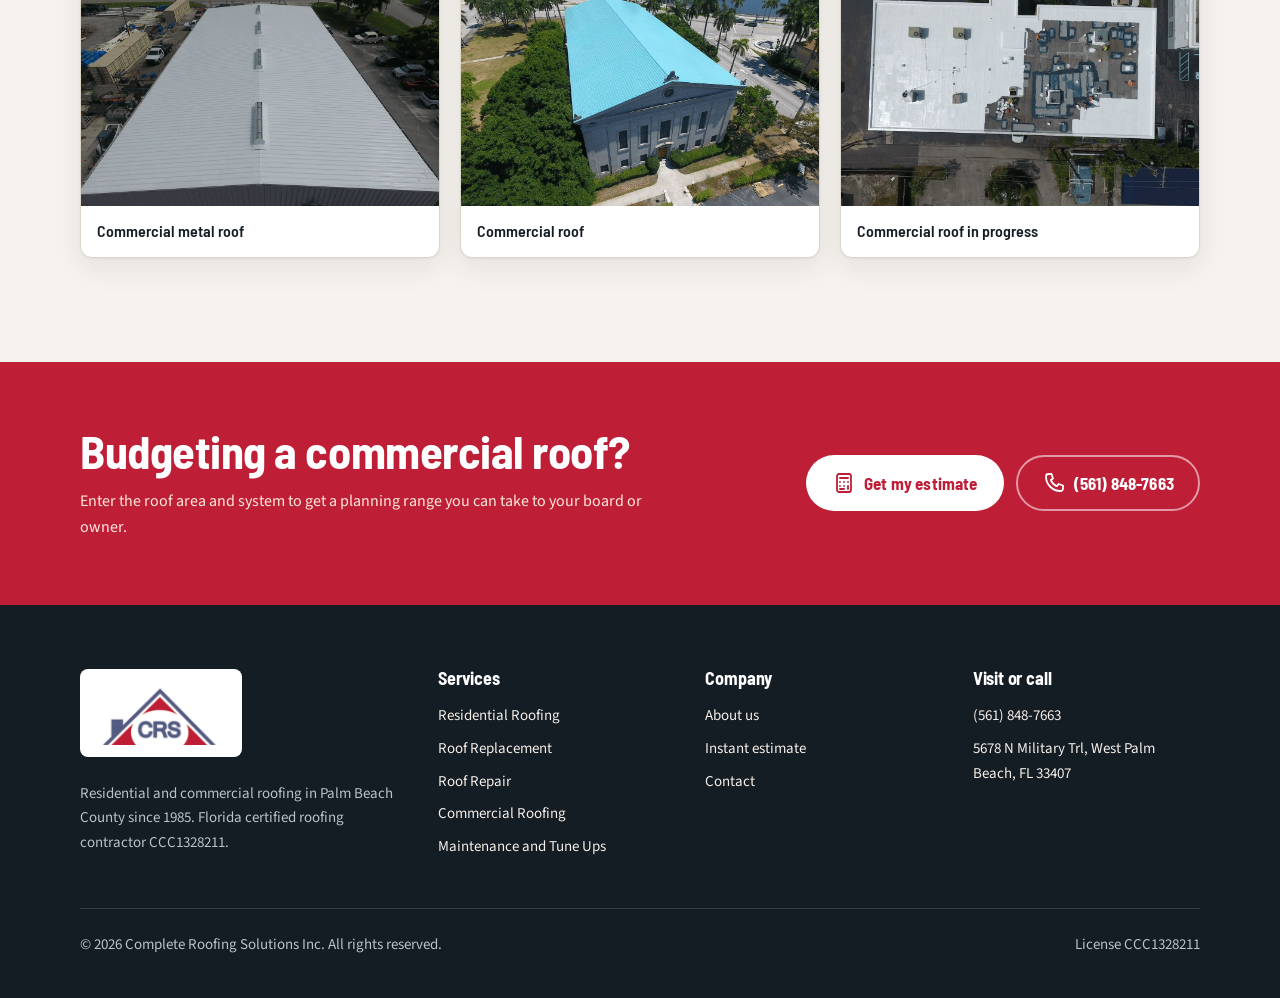
<file: services/commercial.html>
<!doctype html>
<html lang="en">
<head>
<meta charset="utf-8">
<meta name="viewport" content="width=device-width, initial-scale=1">
<title>Commercial Roofing in Palm Beach County, FL | Complete Roofing Solutions</title>
<meta name="description" content="Commercial roofing in Palm Beach County. TPO, modified bitumen, metal, tile and roof coatings for offices, retail, condos and HOAs.">
<meta name="robots" content="noindex,nofollow">
<meta name="theme-color" content="#1b2631">
<meta property="og:type" content="website">
<meta property="og:site_name" content="Complete Roofing Solutions">
<meta property="og:title" content="Commercial Roofing in Palm Beach County, FL | Complete Roofing Solutions">
<meta property="og:description" content="Commercial roofing in Palm Beach County. TPO, modified bitumen, metal, tile and roof coatings for offices, retail, condos and HOAs.">
<meta property="og:image" content="../assets/img/logo.png">
<link rel="icon" href="../assets/img/logo.png">
<link rel="preconnect" href="https://fonts.googleapis.com">
<link rel="preconnect" href="https://fonts.gstatic.com" crossorigin>
<link rel="stylesheet" href="https://fonts.googleapis.com/css2?family=Barlow+Semi+Condensed:wght@600;700&family=Source+Sans+3:wght@400;600;700&display=swap">
<link rel="stylesheet" href="../assets/css/styles.css">

</head>
<body>
<a class="skip-link" href="#main">Skip to content</a>
<div class="demo-banner" role="note"><strong>DEMO</strong><span>Design preview for Complete Roofing Solutions. Not the live website.</span></div>
<header class="site-header"><div class="wrap">
  <a class="brand" href="../index.html" aria-label="Complete Roofing Solutions home"><img src="../assets/img/logo.png" width="130" height="64" alt="Complete Roofing Solutions logo"></a>
  <nav class="nav" aria-label="Main">
    <ul class="nav-links" id="main-menu"><li class="nav__item"><a href="../index.html">Home</a></li><li class="nav__item nav__item--drop"><button class="nav__toggle" type="button" aria-expanded="false" aria-controls="services-menu">Services <svg class="ico" viewBox="0 0 24 24" aria-hidden="true" focusable="false"><path d="M6 9l6 6 6-6"/></svg></button><ul class="dropdown" id="services-menu"><li><a href="../services/residential.html">Residential Roofing</a></li><li><a href="../services/roof-replacement.html">Roof Replacement</a></li><li><a href="../services/roof-repair.html">Roof Repair</a></li><li><a href="../services/commercial.html" aria-current="page">Commercial Roofing</a></li><li><a href="../services/maintenance.html">Maintenance and Tune Ups</a></li></ul></li><li class="nav__item"><a href="../quote.html">Instant Estimate</a></li><li class="nav__item"><a href="../about.html">About</a></li><li class="nav__item"><a href="../contact.html">Contact</a></li></ul>
    <button class="menu-btn" type="button" aria-expanded="false" aria-controls="main-menu"><svg class="ico" viewBox="0 0 24 24" aria-hidden="true" focusable="false"><path d="M4 7h16M4 12h16M4 17h16"/></svg><span>Menu</span></button>
  </nav>
  <a class="btn btn--primary btn--sm header-cta" href="tel:+15618487663"><svg class="ico" viewBox="0 0 24 24" aria-hidden="true" focusable="false"><path d="M6.5 3h3l1.5 4.5-2.2 1.6a12 12 0 0 0 6.1 6.1l1.6-2.2L21 14.5v3a2.5 2.5 0 0 1-2.5 2.5C10.5 20 4 13.5 4 5.5A2.5 2.5 0 0 1 6.5 3z"/></svg><span><span class="btn__long">Call </span>(561) 848-7663</span></a>
</div></header>
<main id="main">
<section class="page-hero on-dark" aria-labelledby="ph-title"><div class="wrap">
  <div class="page-hero__copy">
    <ol class="crumbs"><li><a href="../index.html">Home</a></li><li>Services</li><li aria-current="page">Commercial Roofing</li></ol>
    <h1 id="ph-title">Commercial roofing in Palm Beach County</h1>
    <p class="lede">Flat and low slope systems, metal and tile for offices, retail centers, condos and HOAs. No project too big or too small.</p>
    <div class="btn-row"><a class="btn btn--primary" href="../quote.html?project=commercial"><svg class="ico" viewBox="0 0 24 24" aria-hidden="true" focusable="false"><rect x="5" y="3" width="14" height="18" rx="2"/><path d="M8 7h8M8 11h.01M12 11h.01M16 11h.01M8 15h.01M12 15h.01M16 15v3M8 18h4"/></svg>See my price range</a><a class="btn btn--ghost-inverse" href="tel:+15618487663"><svg class="ico" viewBox="0 0 24 24" aria-hidden="true" focusable="false"><path d="M6.5 3h3l1.5 4.5-2.2 1.6a12 12 0 0 0 6.1 6.1l1.6-2.2L21 14.5v3a2.5 2.5 0 0 1-2.5 2.5C10.5 20 4 13.5 4 5.5A2.5 2.5 0 0 1 6.5 3z"/></svg>(561) 848-7663</a></div>
  </div>
  <svg class="art ph-art page-hero__art" viewBox="0 0 400 260" aria-hidden="true" focusable="false">
<defs><pattern id="pb" width="22" height="26" patternUnits="userSpaceOnUse"><rect width="22" height="26" fill="#7a2c11"/><path d="M1 26V7a10 7 0 0 1 20 0v19z" fill="#c2552b"/></pattern>
<linearGradient id="pw" x1="0" y1="0" x2="0" y2="1"><stop offset="0" stop-color="#f6f1e8"/><stop offset="1" stop-color="#ddd2c1"/></linearGradient><clipPath id="pc"><rect x="34" y="96" width="332" height="16"/></clipPath></defs>
<rect x="0" y="248" width="400" height="12" fill="#2f4a3a"/>
<g><rect x="40" y="110" width="320" height="140" fill="url(#pw)"/><rect x="34" y="96" width="332" height="16" fill="#d9dee3"/><rect x="40" y="112" width="320" height="6" fill="#aab3bc"/>
<g fill="#7d8790"><rect x="80" y="70" width="46" height="28" rx="2"/><rect x="270" y="76" width="34" height="22" rx="2"/></g><g fill="#9fb4c4"><rect x="70" y="140" width="50" height="36"/><rect x="140" y="140" width="50" height="36"/><rect x="210" y="140" width="50" height="36"/><rect x="280" y="140" width="50" height="36"/><rect x="70" y="194" width="50" height="36"/><rect x="280" y="194" width="50" height="36"/></g><rect x="172" y="194" width="56" height="56" fill="#3d4a57"/>
<g stroke="#ffffff" stroke-width="1.5" opacity=".7"><path d="M34 100h332M34 106h332"/></g>
<g clip-path="url(#pc)"><rect class="shine" x="0" y="96" width="60" height="16" fill="#ffffff" opacity=".55"/></g></g><g class="float" fill="#e9c58a"><circle cx="330" cy="40" r="16"/></g>
</svg>
</div></section>
<section class="section" aria-labelledby="opt-title"><div class="wrap">
  <div class="section-head"><span class="eyebrow">Options</span><h2 id="opt-title">What we handle</h2></div>
  <div class="grid grid--2"><article class="option reveal"><span class="option__tag">Single ply</span><h3>TPO and single ply</h3><p>Reflective membranes from Firestone, Carlisle and Johns Manville for flat commercial roofs.</p><a class="btn btn--ghost btn--sm" href="../quote.html?project=commercial">Estimate this<svg class="ico" viewBox="0 0 24 24" aria-hidden="true" focusable="false"><path d="M5 12h14M13 6l6 6-6 6"/></svg></a></article><article class="option reveal"><span class="option__tag">Built up</span><h3>Modified bitumen</h3><p>Multi layer systems from Soprema and others that handle foot traffic and rooftop equipment.</p><a class="btn btn--ghost btn--sm" href="../quote.html?project=commercial">Estimate this<svg class="ico" viewBox="0 0 24 24" aria-hidden="true" focusable="false"><path d="M5 12h14M13 6l6 6-6 6"/></svg></a></article><article class="option reveal"><span class="option__tag">Metal</span><h3>Commercial metal</h3><p>Standing seam panels for low slope and steep slope commercial buildings.</p><a class="btn btn--ghost btn--sm" href="../quote.html?project=commercial">Estimate this<svg class="ico" viewBox="0 0 24 24" aria-hidden="true" focusable="false"><path d="M5 12h14M13 6l6 6-6 6"/></svg></a></article><article class="option reveal"><span class="option__tag">Restore</span><h3>Roof coatings</h3><p>Extend the life of a sound flat roof with a coating system instead of a full tear off.</p><a class="btn btn--ghost btn--sm" href="../quote.html?project=commercial">Estimate this<svg class="ico" viewBox="0 0 24 24" aria-hidden="true" focusable="false"><path d="M5 12h14M13 6l6 6-6 6"/></svg></a></article></div>
</div></section>
<section class="section section--tint" aria-labelledby="why-title"><div class="wrap split">
  <div class="split__copy"><span class="eyebrow">Why Complete Roofing Solutions</span><h2 id="why-title">Roofers who have worked these streets since 1985</h2><ul class="checks"><li><svg class="ico" viewBox="0 0 24 24" aria-hidden="true" focusable="false"><path d="M5 12.5l4.5 4.5L19 7.5"/></svg><span>Experience on commercial, condo and HOA properties</span></li><li><svg class="ico" viewBox="0 0 24 24" aria-hidden="true" focusable="false"><path d="M5 12.5l4.5 4.5L19 7.5"/></svg><span>FRSA Excellence in Safety award in 2023 and 2024</span></li><li><svg class="ico" viewBox="0 0 24 24" aria-hidden="true" focusable="false"><path d="M5 12.5l4.5 4.5L19 7.5"/></svg><span>Scheduling around tenants and business hours</span></li><li><svg class="ico" viewBox="0 0 24 24" aria-hidden="true" focusable="false"><path d="M5 12.5l4.5 4.5L19 7.5"/></svg><span>Maintenance plans for property managers</span></li></ul></div>
  <div class="split__copy"><h2>Questions we hear a lot</h2><div class="faq"><details><summary>Do you work with property managers and boards?</summary><p>Yes. We provide written proposals, product data and schedules that are easy to take to a board meeting.</p></details><details><summary>Can you coat our roof instead of replacing it?</summary><p>If the existing roof is dry and sound, a coating can add years for less money. A core sample and inspection tell us if it qualifies.</p></details><details><summary>Can you work while the building stays open?</summary><p>In most cases, yes. We plan staging, access and noise around your tenants.</p></details></div></div>
</div></section>
<section class="section" aria-labelledby="more-title"><div class="wrap">
  <div class="section-head"><span class="eyebrow">More services</span><h2 id="more-title">Other ways we can help</h2></div>
  <div class="grid grid--2"><article class="card reveal"><div class="card__icon"><svg class="ico" viewBox="0 0 24 24" aria-hidden="true" focusable="false"><path d="M3 11.5L12 4l9 7.5"/><path d="M5.5 10v9.5h13V10"/><path d="M10 19.5v-5h4v5"/></svg></div><h3>Residential Roofing</h3><div class="card__foot"><a class="link-arrow" href="residential.html">See residential roofing<svg class="ico" viewBox="0 0 24 24" aria-hidden="true" focusable="false"><path d="M5 12h14M13 6l6 6-6 6"/></svg></a></div></article><article class="card reveal"><div class="card__icon"><svg class="ico" viewBox="0 0 24 24" aria-hidden="true" focusable="false"><path d="M12 3l9 5-9 5-9-5z"/><path d="M3 12.5l9 5 9-5M3 16.5l9 5 9-5"/></svg></div><h3>Roof Replacement</h3><div class="card__foot"><a class="link-arrow" href="roof-replacement.html">See roof replacement<svg class="ico" viewBox="0 0 24 24" aria-hidden="true" focusable="false"><path d="M5 12h14M13 6l6 6-6 6"/></svg></a></div></article><article class="card reveal"><div class="card__icon"><svg class="ico" viewBox="0 0 24 24" aria-hidden="true" focusable="false"><path d="M14.5 6.5a4 4 0 0 0 5 5L12 19a2.1 2.1 0 0 1-3-3z"/><path d="M14.5 6.5L17 4l3 3-2.5 2.5"/></svg></div><h3>Roof Repair</h3><div class="card__foot"><a class="link-arrow" href="roof-repair.html">See roof repair<svg class="ico" viewBox="0 0 24 24" aria-hidden="true" focusable="false"><path d="M5 12h14M13 6l6 6-6 6"/></svg></a></div></article><article class="card reveal"><div class="card__icon"><svg class="ico" viewBox="0 0 24 24" aria-hidden="true" focusable="false"><rect x="3.5" y="5" width="17" height="15" rx="2"/><path d="M3.5 10h17M8 3v4M16 3v4M9 15l2 2 4-4"/></svg></div><h3>Maintenance and Tune Ups</h3><div class="card__foot"><a class="link-arrow" href="maintenance.html">See maintenance and tune ups<svg class="ico" viewBox="0 0 24 24" aria-hidden="true" focusable="false"><path d="M5 12h14M13 6l6 6-6 6"/></svg></a></div></article></div>
</div></section>
<section class="section section--tint" aria-labelledby="work-title"><div class="wrap">
  <div class="section-head"><span class="eyebrow">Our work</span><h2 id="work-title">Recent commercial roofs</h2><p class="lede">Photos from our own projects in South Florida.</p></div>
  <div class="work grid grid--3"><figure class="work__item reveal"><img src="../assets/img/commercial-roof-steel.jpg" alt="Aerial view of a long white metal roof on a commercial building" loading="lazy" width="1200" height="900"><figcaption>Commercial metal roof</figcaption></figure><figure class="work__item reveal"><img src="../assets/img/commercial-roof-blue.jpg" alt="Aerial view of a blue metal roof on a waterfront building" loading="lazy" width="1200" height="900"><figcaption>Commercial roof</figcaption></figure><figure class="work__item reveal"><img src="../assets/img/commercial-roof-in-progress.jpg" alt="Aerial view of a white flat roof with rooftop equipment during work" loading="lazy" width="1200" height="900"><figcaption>Commercial roof in progress</figcaption></figure></div>
</div></section>
<section class="cta-band"><div class="wrap">
  <div><h2>Budgeting a commercial roof?</h2><p>Enter the roof area and system to get a planning range you can take to your board or owner.</p></div>
  <div class="btn-row"><a class="btn btn--light" href="../quote.html"><svg class="ico" viewBox="0 0 24 24" aria-hidden="true" focusable="false"><rect x="5" y="3" width="14" height="18" rx="2"/><path d="M8 7h8M8 11h.01M12 11h.01M16 11h.01M8 15h.01M12 15h.01M16 15v3M8 18h4"/></svg>Get my estimate</a><a class="btn btn--ghost-inverse" href="tel:+15618487663"><svg class="ico" viewBox="0 0 24 24" aria-hidden="true" focusable="false"><path d="M6.5 3h3l1.5 4.5-2.2 1.6a12 12 0 0 0 6.1 6.1l1.6-2.2L21 14.5v3a2.5 2.5 0 0 1-2.5 2.5C10.5 20 4 13.5 4 5.5A2.5 2.5 0 0 1 6.5 3z"/></svg>(561) 848-7663</a></div>
</div></section>
</main>
<footer class="site-footer"><div class="wrap">
  <div class="footer-grid">
    <div>
      <a class="footer-logo" href="../index.html"><img src="../assets/img/logo.png" width="130" height="64" alt="Complete Roofing Solutions logo"></a>
      <p>Residential and commercial roofing in Palm Beach County since 1985. Florida certified roofing contractor CCC1328211.</p>
    </div>
    <div><h2>Services</h2><ul><li><a href="../services/residential.html">Residential Roofing</a></li><li><a href="../services/roof-replacement.html">Roof Replacement</a></li><li><a href="../services/roof-repair.html">Roof Repair</a></li><li><a href="../services/commercial.html">Commercial Roofing</a></li><li><a href="../services/maintenance.html">Maintenance and Tune Ups</a></li></ul></div>
    <div><h2>Company</h2><ul><li><a href="../about.html">About us</a></li><li><a href="../quote.html">Instant estimate</a></li><li><a href="../contact.html">Contact</a></li></ul></div>
    <div><h2>Visit or call</h2><ul><li><a href="tel:+15618487663">(561) 848-7663</a></li><li><a href="https://maps.google.com/?q=5678+N+Military+Trl+West+Palm+Beach+FL+33407">5678 N Military Trl, West Palm Beach, FL 33407</a></li></ul></div>
  </div>
  <div class="footer-base"><span>&copy; <span data-year>2026</span> Complete Roofing Solutions Inc. All rights reserved.</span><span>License CCC1328211</span></div>
</div></footer>
<div class="action-bar"><a class="btn btn--ghost-inverse" href="tel:+15618487663"><svg class="ico" viewBox="0 0 24 24" aria-hidden="true" focusable="false"><path d="M6.5 3h3l1.5 4.5-2.2 1.6a12 12 0 0 0 6.1 6.1l1.6-2.2L21 14.5v3a2.5 2.5 0 0 1-2.5 2.5C10.5 20 4 13.5 4 5.5A2.5 2.5 0 0 1 6.5 3z"/></svg>Call</a><a class="btn btn--primary" href="../quote.html"><svg class="ico" viewBox="0 0 24 24" aria-hidden="true" focusable="false"><rect x="5" y="3" width="14" height="18" rx="2"/><path d="M8 7h8M8 11h.01M12 11h.01M16 11h.01M8 15h.01M12 15h.01M16 15v3M8 18h4"/></svg>Estimate</a></div>
<script src="../assets/js/main.js" defer></script>
</body>
</html>
</file>
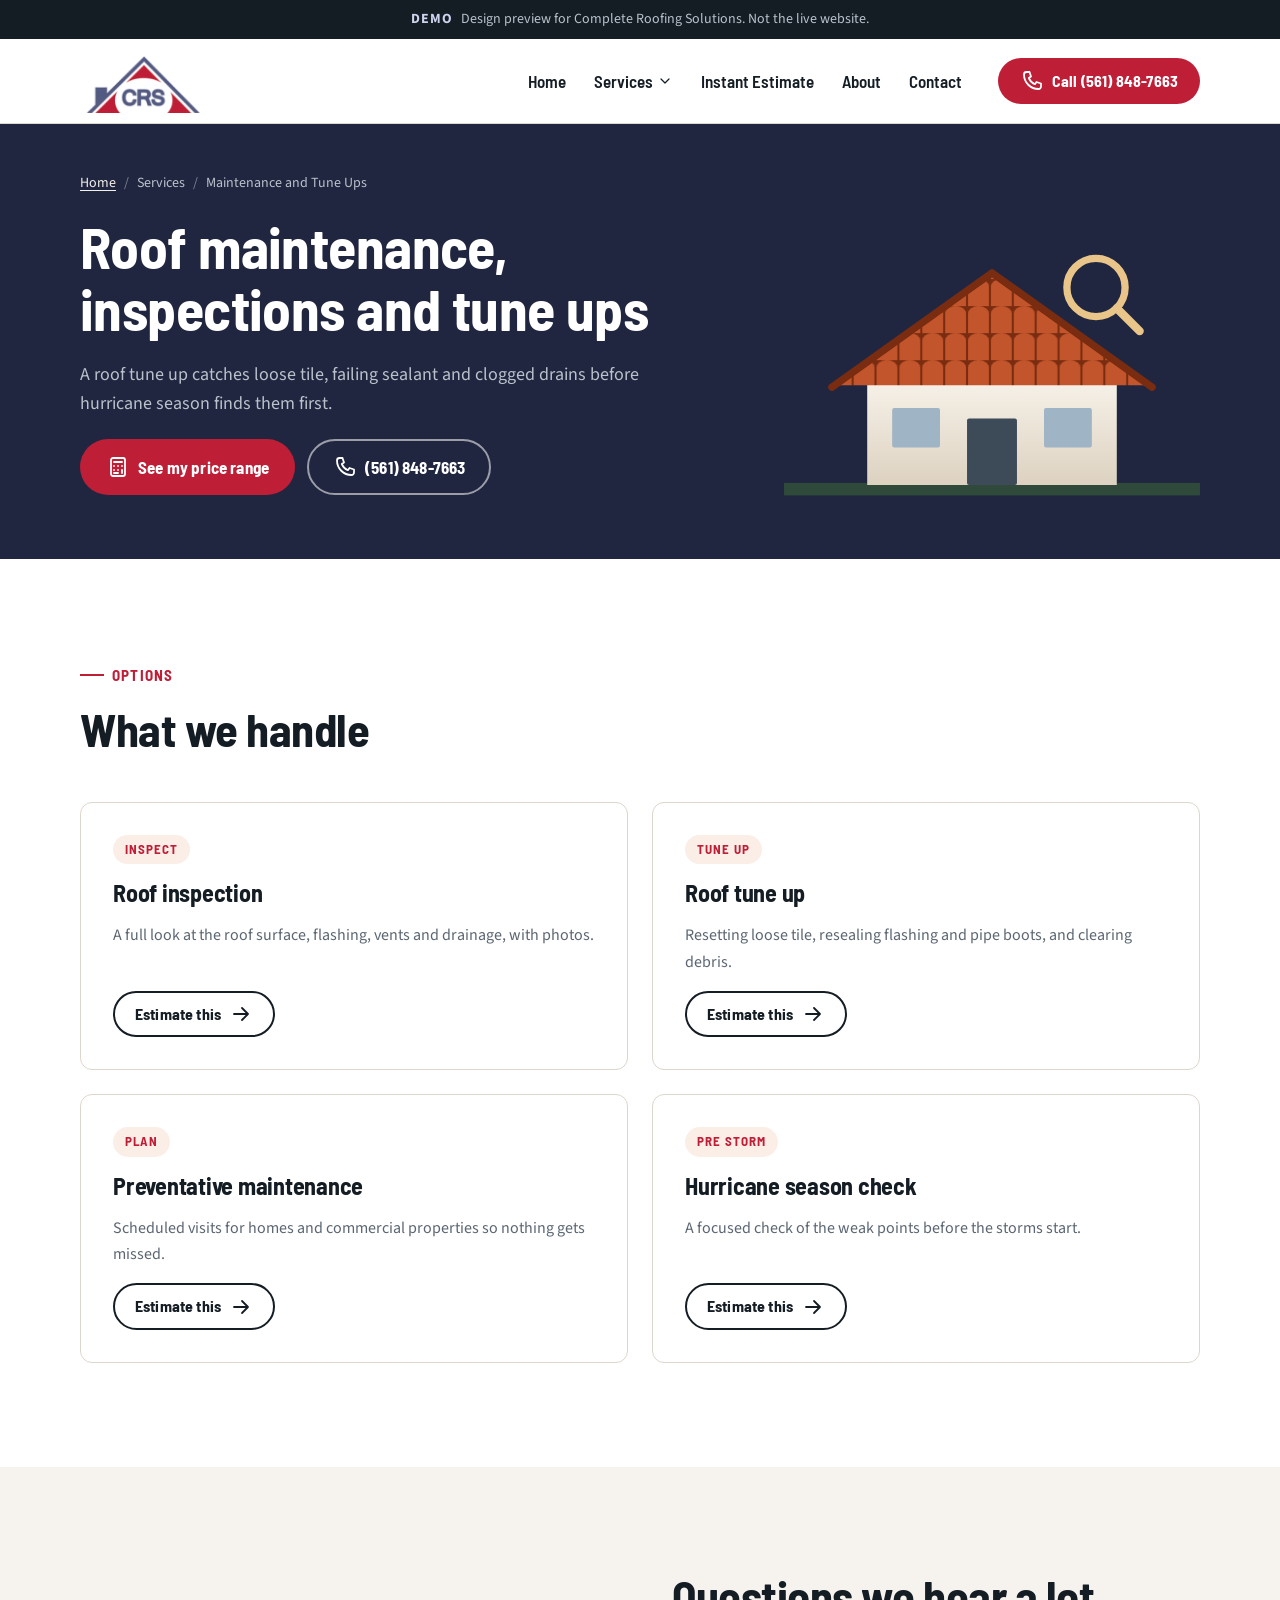
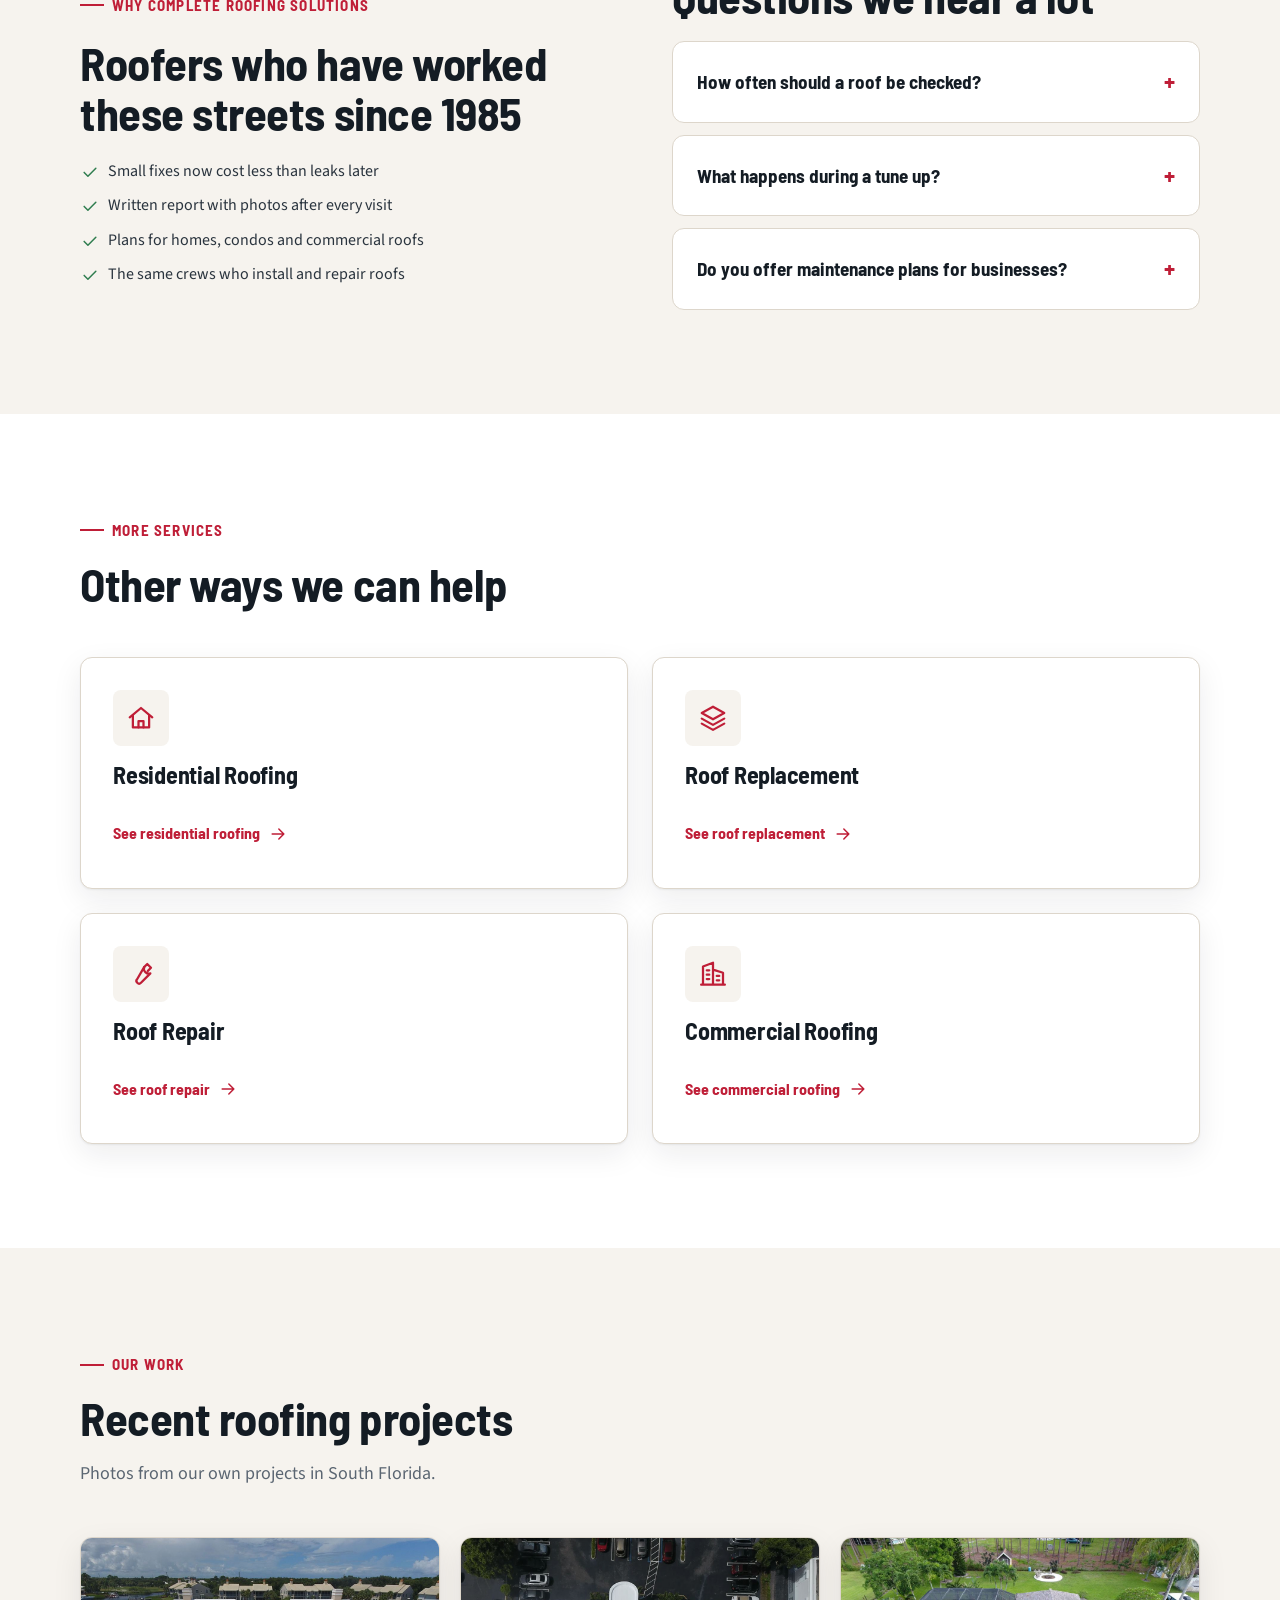
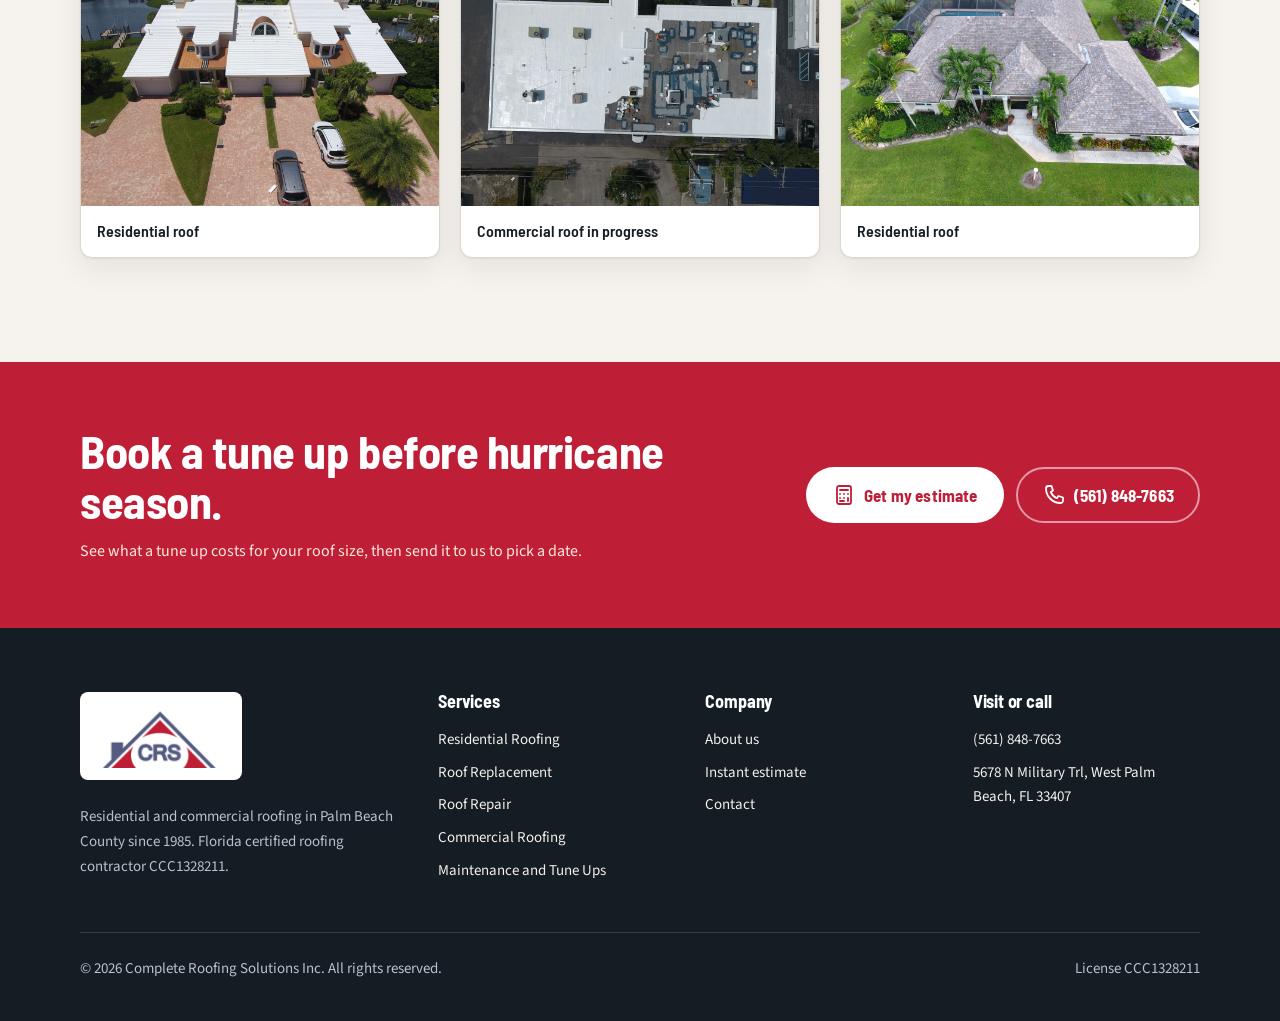
<file: services/maintenance.html>
<!doctype html>
<html lang="en">
<head>
<meta charset="utf-8">
<meta name="viewport" content="width=device-width, initial-scale=1">
<title>Maintenance and Tune Ups in West Palm Beach, FL | Complete Roofing Solutions</title>
<meta name="description" content="Roof maintenance and inspections in West Palm Beach. Preventative tune ups, inspections and maintenance plans for homes and commercial roofs.">
<meta name="robots" content="noindex,nofollow">
<meta name="theme-color" content="#1b2631">
<meta property="og:type" content="website">
<meta property="og:site_name" content="Complete Roofing Solutions">
<meta property="og:title" content="Maintenance and Tune Ups in West Palm Beach, FL | Complete Roofing Solutions">
<meta property="og:description" content="Roof maintenance and inspections in West Palm Beach. Preventative tune ups, inspections and maintenance plans for homes and commercial roofs.">
<meta property="og:image" content="../assets/img/logo.png">
<link rel="icon" href="../assets/img/logo.png">
<link rel="preconnect" href="https://fonts.googleapis.com">
<link rel="preconnect" href="https://fonts.gstatic.com" crossorigin>
<link rel="stylesheet" href="https://fonts.googleapis.com/css2?family=Barlow+Semi+Condensed:wght@600;700&family=Source+Sans+3:wght@400;600;700&display=swap">
<link rel="stylesheet" href="../assets/css/styles.css">

</head>
<body>
<a class="skip-link" href="#main">Skip to content</a>
<div class="demo-banner" role="note"><strong>DEMO</strong><span>Design preview for Complete Roofing Solutions. Not the live website.</span></div>
<header class="site-header"><div class="wrap">
  <a class="brand" href="../index.html" aria-label="Complete Roofing Solutions home"><img src="../assets/img/logo.png" width="130" height="64" alt="Complete Roofing Solutions logo"></a>
  <nav class="nav" aria-label="Main">
    <ul class="nav-links" id="main-menu"><li class="nav__item"><a href="../index.html">Home</a></li><li class="nav__item nav__item--drop"><button class="nav__toggle" type="button" aria-expanded="false" aria-controls="services-menu">Services <svg class="ico" viewBox="0 0 24 24" aria-hidden="true" focusable="false"><path d="M6 9l6 6 6-6"/></svg></button><ul class="dropdown" id="services-menu"><li><a href="../services/residential.html">Residential Roofing</a></li><li><a href="../services/roof-replacement.html">Roof Replacement</a></li><li><a href="../services/roof-repair.html">Roof Repair</a></li><li><a href="../services/commercial.html">Commercial Roofing</a></li><li><a href="../services/maintenance.html" aria-current="page">Maintenance and Tune Ups</a></li></ul></li><li class="nav__item"><a href="../quote.html">Instant Estimate</a></li><li class="nav__item"><a href="../about.html">About</a></li><li class="nav__item"><a href="../contact.html">Contact</a></li></ul>
    <button class="menu-btn" type="button" aria-expanded="false" aria-controls="main-menu"><svg class="ico" viewBox="0 0 24 24" aria-hidden="true" focusable="false"><path d="M4 7h16M4 12h16M4 17h16"/></svg><span>Menu</span></button>
  </nav>
  <a class="btn btn--primary btn--sm header-cta" href="tel:+15618487663"><svg class="ico" viewBox="0 0 24 24" aria-hidden="true" focusable="false"><path d="M6.5 3h3l1.5 4.5-2.2 1.6a12 12 0 0 0 6.1 6.1l1.6-2.2L21 14.5v3a2.5 2.5 0 0 1-2.5 2.5C10.5 20 4 13.5 4 5.5A2.5 2.5 0 0 1 6.5 3z"/></svg><span><span class="btn__long">Call </span>(561) 848-7663</span></a>
</div></header>
<main id="main">
<section class="page-hero on-dark" aria-labelledby="ph-title"><div class="wrap">
  <div class="page-hero__copy">
    <ol class="crumbs"><li><a href="../index.html">Home</a></li><li>Services</li><li aria-current="page">Maintenance and Tune Ups</li></ol>
    <h1 id="ph-title">Roof maintenance, inspections and tune ups</h1>
    <p class="lede">A roof tune up catches loose tile, failing sealant and clogged drains before hurricane season finds them first.</p>
    <div class="btn-row"><a class="btn btn--primary" href="../quote.html?project=tuneup"><svg class="ico" viewBox="0 0 24 24" aria-hidden="true" focusable="false"><rect x="5" y="3" width="14" height="18" rx="2"/><path d="M8 7h8M8 11h.01M12 11h.01M16 11h.01M8 15h.01M12 15h.01M16 15v3M8 18h4"/></svg>See my price range</a><a class="btn btn--ghost-inverse" href="tel:+15618487663"><svg class="ico" viewBox="0 0 24 24" aria-hidden="true" focusable="false"><path d="M6.5 3h3l1.5 4.5-2.2 1.6a12 12 0 0 0 6.1 6.1l1.6-2.2L21 14.5v3a2.5 2.5 0 0 1-2.5 2.5C10.5 20 4 13.5 4 5.5A2.5 2.5 0 0 1 6.5 3z"/></svg>(561) 848-7663</a></div>
  </div>
  <svg class="art ph-art page-hero__art" viewBox="0 0 400 260" aria-hidden="true" focusable="false">
<defs><pattern id="pb" width="22" height="26" patternUnits="userSpaceOnUse"><rect width="22" height="26" fill="#7a2c11"/><path d="M1 26V7a10 7 0 0 1 20 0v19z" fill="#c2552b"/></pattern>
<linearGradient id="pw" x1="0" y1="0" x2="0" y2="1"><stop offset="0" stop-color="#f6f1e8"/><stop offset="1" stop-color="#ddd2c1"/></linearGradient><clipPath id="pc"><path d="M50 154L200 50L350 154z"/></clipPath></defs>
<rect x="0" y="248" width="400" height="12" fill="#2f4a3a"/>
<g><path d="M80 150h240v100H80z" fill="url(#pw)"/><rect x="176" y="186" width="48" height="64" rx="2" fill="#3d4a57"/><g fill="#9fb4c4"><rect x="104" y="176" width="46" height="38" rx="2"/><rect x="250" y="176" width="46" height="38" rx="2"/></g>
<path d="M50 154L200 50L350 154z" fill="url(#pb)"/><path d="M46 156L200 46L354 156" fill="none" stroke="#7a2c11" stroke-width="7" stroke-linejoin="round" stroke-linecap="round"/>
<g clip-path="url(#pc)"><rect class="shine" x="0" y="40" width="70" height="130" fill="#ffffff" opacity=".22" transform="skewX(-20)"/></g></g><g class="float"><circle cx="300" cy="60" r="28" fill="none" stroke="#e9c58a" stroke-width="7"/><path d="M320 80l22 22" stroke="#e9c58a" stroke-width="8" stroke-linecap="round"/></g>
</svg>
</div></section>
<section class="section" aria-labelledby="opt-title"><div class="wrap">
  <div class="section-head"><span class="eyebrow">Options</span><h2 id="opt-title">What we handle</h2></div>
  <div class="grid grid--2"><article class="option reveal"><span class="option__tag">Inspect</span><h3>Roof inspection</h3><p>A full look at the roof surface, flashing, vents and drainage, with photos.</p><a class="btn btn--ghost btn--sm" href="../quote.html?project=tuneup">Estimate this<svg class="ico" viewBox="0 0 24 24" aria-hidden="true" focusable="false"><path d="M5 12h14M13 6l6 6-6 6"/></svg></a></article><article class="option reveal"><span class="option__tag">Tune up</span><h3>Roof tune up</h3><p>Resetting loose tile, resealing flashing and pipe boots, and clearing debris.</p><a class="btn btn--ghost btn--sm" href="../quote.html?project=tuneup">Estimate this<svg class="ico" viewBox="0 0 24 24" aria-hidden="true" focusable="false"><path d="M5 12h14M13 6l6 6-6 6"/></svg></a></article><article class="option reveal"><span class="option__tag">Plan</span><h3>Preventative maintenance</h3><p>Scheduled visits for homes and commercial properties so nothing gets missed.</p><a class="btn btn--ghost btn--sm" href="../quote.html?project=tuneup">Estimate this<svg class="ico" viewBox="0 0 24 24" aria-hidden="true" focusable="false"><path d="M5 12h14M13 6l6 6-6 6"/></svg></a></article><article class="option reveal"><span class="option__tag">Pre storm</span><h3>Hurricane season check</h3><p>A focused check of the weak points before the storms start.</p><a class="btn btn--ghost btn--sm" href="../quote.html?project=tuneup">Estimate this<svg class="ico" viewBox="0 0 24 24" aria-hidden="true" focusable="false"><path d="M5 12h14M13 6l6 6-6 6"/></svg></a></article></div>
</div></section>
<section class="section section--tint" aria-labelledby="why-title"><div class="wrap split">
  <div class="split__copy"><span class="eyebrow">Why Complete Roofing Solutions</span><h2 id="why-title">Roofers who have worked these streets since 1985</h2><ul class="checks"><li><svg class="ico" viewBox="0 0 24 24" aria-hidden="true" focusable="false"><path d="M5 12.5l4.5 4.5L19 7.5"/></svg><span>Small fixes now cost less than leaks later</span></li><li><svg class="ico" viewBox="0 0 24 24" aria-hidden="true" focusable="false"><path d="M5 12.5l4.5 4.5L19 7.5"/></svg><span>Written report with photos after every visit</span></li><li><svg class="ico" viewBox="0 0 24 24" aria-hidden="true" focusable="false"><path d="M5 12.5l4.5 4.5L19 7.5"/></svg><span>Plans for homes, condos and commercial roofs</span></li><li><svg class="ico" viewBox="0 0 24 24" aria-hidden="true" focusable="false"><path d="M5 12.5l4.5 4.5L19 7.5"/></svg><span>The same crews who install and repair roofs</span></li></ul></div>
  <div class="split__copy"><h2>Questions we hear a lot</h2><div class="faq"><details><summary>How often should a roof be checked?</summary><p>Once a year is a good habit here, plus a look after any major storm.</p></details><details><summary>What happens during a tune up?</summary><p>We walk the roof, fix small issues on the spot and send you photos of anything that needs more work.</p></details><details><summary>Do you offer maintenance plans for businesses?</summary><p>Yes. Commercial and HOA plans include scheduled inspections and priority service.</p></details></div></div>
</div></section>
<section class="section" aria-labelledby="more-title"><div class="wrap">
  <div class="section-head"><span class="eyebrow">More services</span><h2 id="more-title">Other ways we can help</h2></div>
  <div class="grid grid--2"><article class="card reveal"><div class="card__icon"><svg class="ico" viewBox="0 0 24 24" aria-hidden="true" focusable="false"><path d="M3 11.5L12 4l9 7.5"/><path d="M5.5 10v9.5h13V10"/><path d="M10 19.5v-5h4v5"/></svg></div><h3>Residential Roofing</h3><div class="card__foot"><a class="link-arrow" href="residential.html">See residential roofing<svg class="ico" viewBox="0 0 24 24" aria-hidden="true" focusable="false"><path d="M5 12h14M13 6l6 6-6 6"/></svg></a></div></article><article class="card reveal"><div class="card__icon"><svg class="ico" viewBox="0 0 24 24" aria-hidden="true" focusable="false"><path d="M12 3l9 5-9 5-9-5z"/><path d="M3 12.5l9 5 9-5M3 16.5l9 5 9-5"/></svg></div><h3>Roof Replacement</h3><div class="card__foot"><a class="link-arrow" href="roof-replacement.html">See roof replacement<svg class="ico" viewBox="0 0 24 24" aria-hidden="true" focusable="false"><path d="M5 12h14M13 6l6 6-6 6"/></svg></a></div></article><article class="card reveal"><div class="card__icon"><svg class="ico" viewBox="0 0 24 24" aria-hidden="true" focusable="false"><path d="M14.5 6.5a4 4 0 0 0 5 5L12 19a2.1 2.1 0 0 1-3-3z"/><path d="M14.5 6.5L17 4l3 3-2.5 2.5"/></svg></div><h3>Roof Repair</h3><div class="card__foot"><a class="link-arrow" href="roof-repair.html">See roof repair<svg class="ico" viewBox="0 0 24 24" aria-hidden="true" focusable="false"><path d="M5 12h14M13 6l6 6-6 6"/></svg></a></div></article><article class="card reveal"><div class="card__icon"><svg class="ico" viewBox="0 0 24 24" aria-hidden="true" focusable="false"><path d="M4 20.5V6l8-3v17.5M12 8.5l8 2.5v9.5M2.5 20.5h19"/><path d="M7 9h2M7 12.5h2M7 16h2M15 13.5h2M15 17h2"/></svg></div><h3>Commercial Roofing</h3><div class="card__foot"><a class="link-arrow" href="commercial.html">See commercial roofing<svg class="ico" viewBox="0 0 24 24" aria-hidden="true" focusable="false"><path d="M5 12h14M13 6l6 6-6 6"/></svg></a></div></article></div>
</div></section>
<section class="section section--tint" aria-labelledby="work-title"><div class="wrap">
  <div class="section-head"><span class="eyebrow">Our work</span><h2 id="work-title">Recent roofing projects</h2><p class="lede">Photos from our own projects in South Florida.</p></div>
  <div class="work grid grid--3"><figure class="work__item reveal"><img src="../assets/img/residential-roof-4.jpg" alt="Aerial view of white roofs on a row of waterfront townhomes" loading="lazy" width="1200" height="900"><figcaption>Residential roof</figcaption></figure><figure class="work__item reveal"><img src="../assets/img/commercial-roof-in-progress.jpg" alt="Aerial view of a white flat roof with rooftop equipment during work" loading="lazy" width="1200" height="900"><figcaption>Commercial roof in progress</figcaption></figure><figure class="work__item reveal"><img src="../assets/img/residential-roof-1.jpg" alt="Aerial view of a shingle roof on a home with a screened pool" loading="lazy" width="1200" height="900"><figcaption>Residential roof</figcaption></figure></div>
</div></section>
<section class="cta-band"><div class="wrap">
  <div><h2>Book a tune up before hurricane season.</h2><p>See what a tune up costs for your roof size, then send it to us to pick a date.</p></div>
  <div class="btn-row"><a class="btn btn--light" href="../quote.html"><svg class="ico" viewBox="0 0 24 24" aria-hidden="true" focusable="false"><rect x="5" y="3" width="14" height="18" rx="2"/><path d="M8 7h8M8 11h.01M12 11h.01M16 11h.01M8 15h.01M12 15h.01M16 15v3M8 18h4"/></svg>Get my estimate</a><a class="btn btn--ghost-inverse" href="tel:+15618487663"><svg class="ico" viewBox="0 0 24 24" aria-hidden="true" focusable="false"><path d="M6.5 3h3l1.5 4.5-2.2 1.6a12 12 0 0 0 6.1 6.1l1.6-2.2L21 14.5v3a2.5 2.5 0 0 1-2.5 2.5C10.5 20 4 13.5 4 5.5A2.5 2.5 0 0 1 6.5 3z"/></svg>(561) 848-7663</a></div>
</div></section>
</main>
<footer class="site-footer"><div class="wrap">
  <div class="footer-grid">
    <div>
      <a class="footer-logo" href="../index.html"><img src="../assets/img/logo.png" width="130" height="64" alt="Complete Roofing Solutions logo"></a>
      <p>Residential and commercial roofing in Palm Beach County since 1985. Florida certified roofing contractor CCC1328211.</p>
    </div>
    <div><h2>Services</h2><ul><li><a href="../services/residential.html">Residential Roofing</a></li><li><a href="../services/roof-replacement.html">Roof Replacement</a></li><li><a href="../services/roof-repair.html">Roof Repair</a></li><li><a href="../services/commercial.html">Commercial Roofing</a></li><li><a href="../services/maintenance.html">Maintenance and Tune Ups</a></li></ul></div>
    <div><h2>Company</h2><ul><li><a href="../about.html">About us</a></li><li><a href="../quote.html">Instant estimate</a></li><li><a href="../contact.html">Contact</a></li></ul></div>
    <div><h2>Visit or call</h2><ul><li><a href="tel:+15618487663">(561) 848-7663</a></li><li><a href="https://maps.google.com/?q=5678+N+Military+Trl+West+Palm+Beach+FL+33407">5678 N Military Trl, West Palm Beach, FL 33407</a></li></ul></div>
  </div>
  <div class="footer-base"><span>&copy; <span data-year>2026</span> Complete Roofing Solutions Inc. All rights reserved.</span><span>License CCC1328211</span></div>
</div></footer>
<div class="action-bar"><a class="btn btn--ghost-inverse" href="tel:+15618487663"><svg class="ico" viewBox="0 0 24 24" aria-hidden="true" focusable="false"><path d="M6.5 3h3l1.5 4.5-2.2 1.6a12 12 0 0 0 6.1 6.1l1.6-2.2L21 14.5v3a2.5 2.5 0 0 1-2.5 2.5C10.5 20 4 13.5 4 5.5A2.5 2.5 0 0 1 6.5 3z"/></svg>Call</a><a class="btn btn--primary" href="../quote.html"><svg class="ico" viewBox="0 0 24 24" aria-hidden="true" focusable="false"><rect x="5" y="3" width="14" height="18" rx="2"/><path d="M8 7h8M8 11h.01M12 11h.01M16 11h.01M8 15h.01M12 15h.01M16 15v3M8 18h4"/></svg>Estimate</a></div>
<script src="../assets/js/main.js" defer></script>
</body>
</html>
</file>
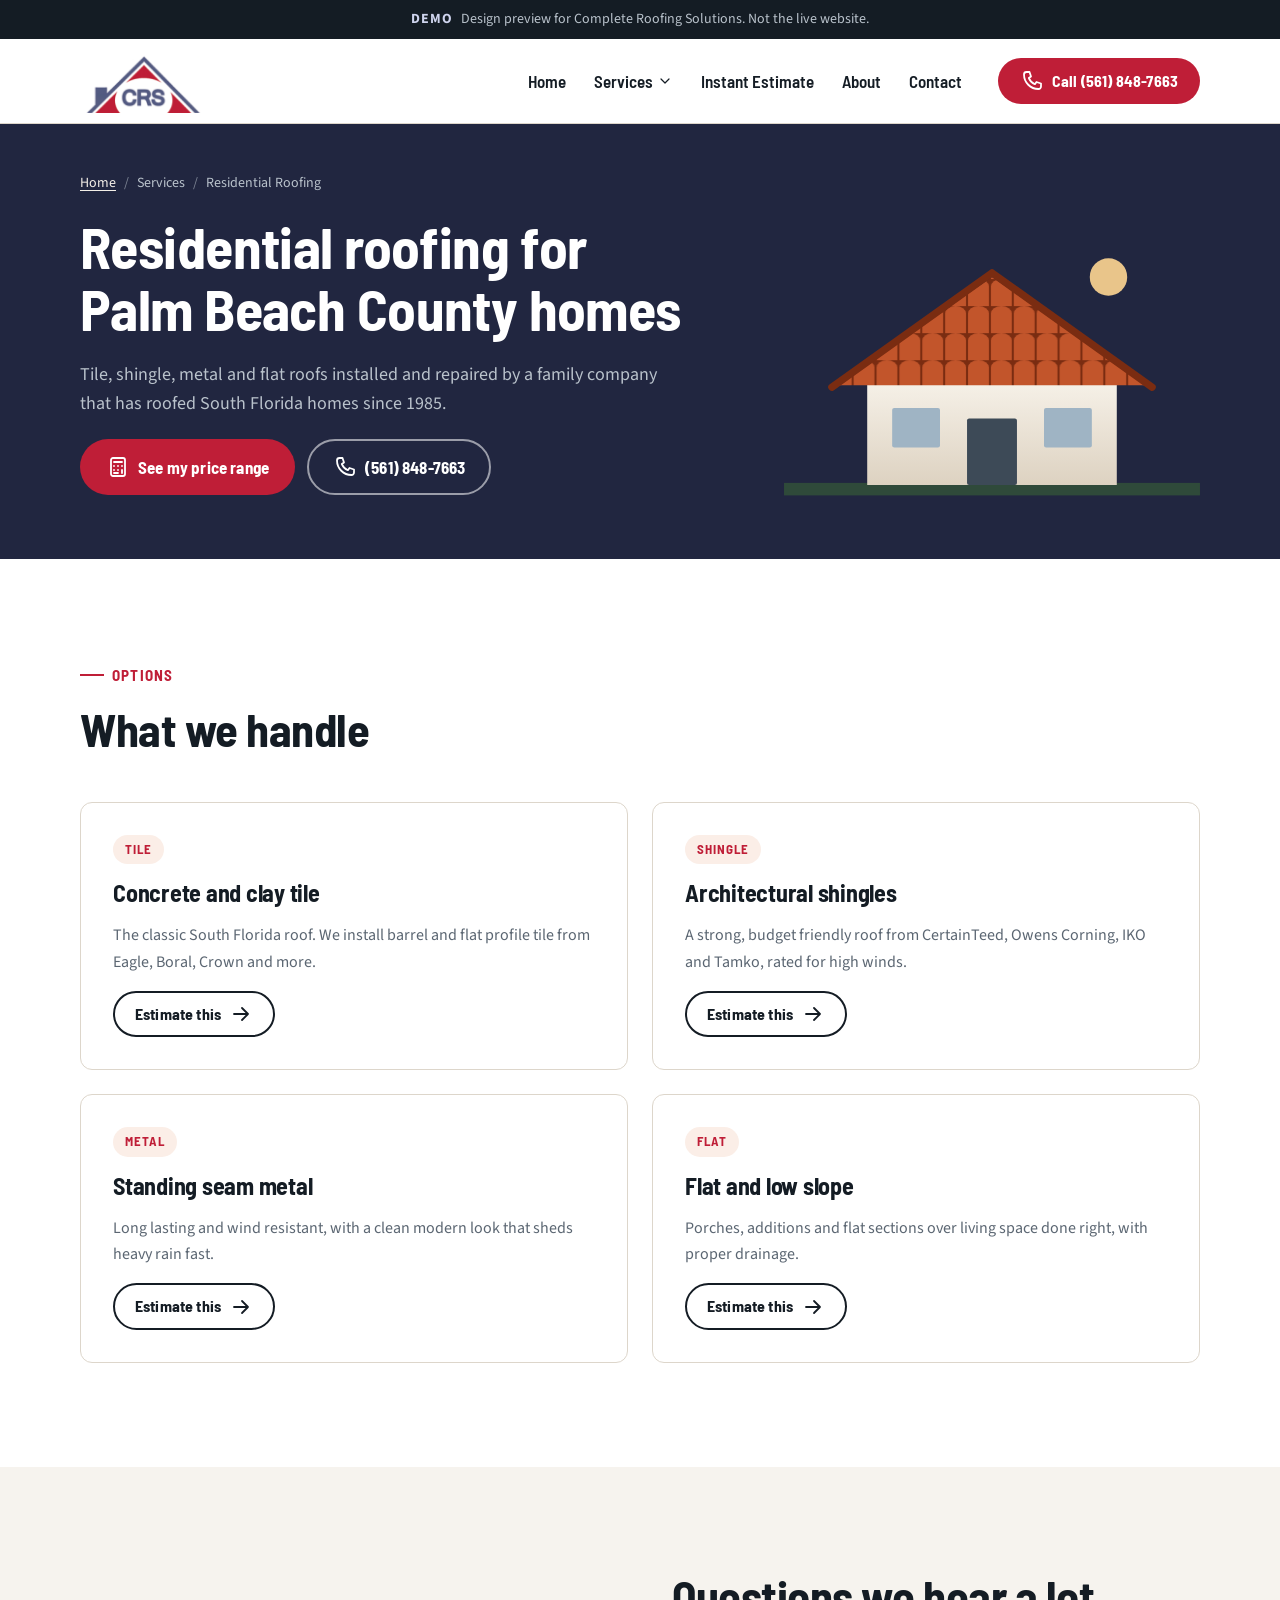
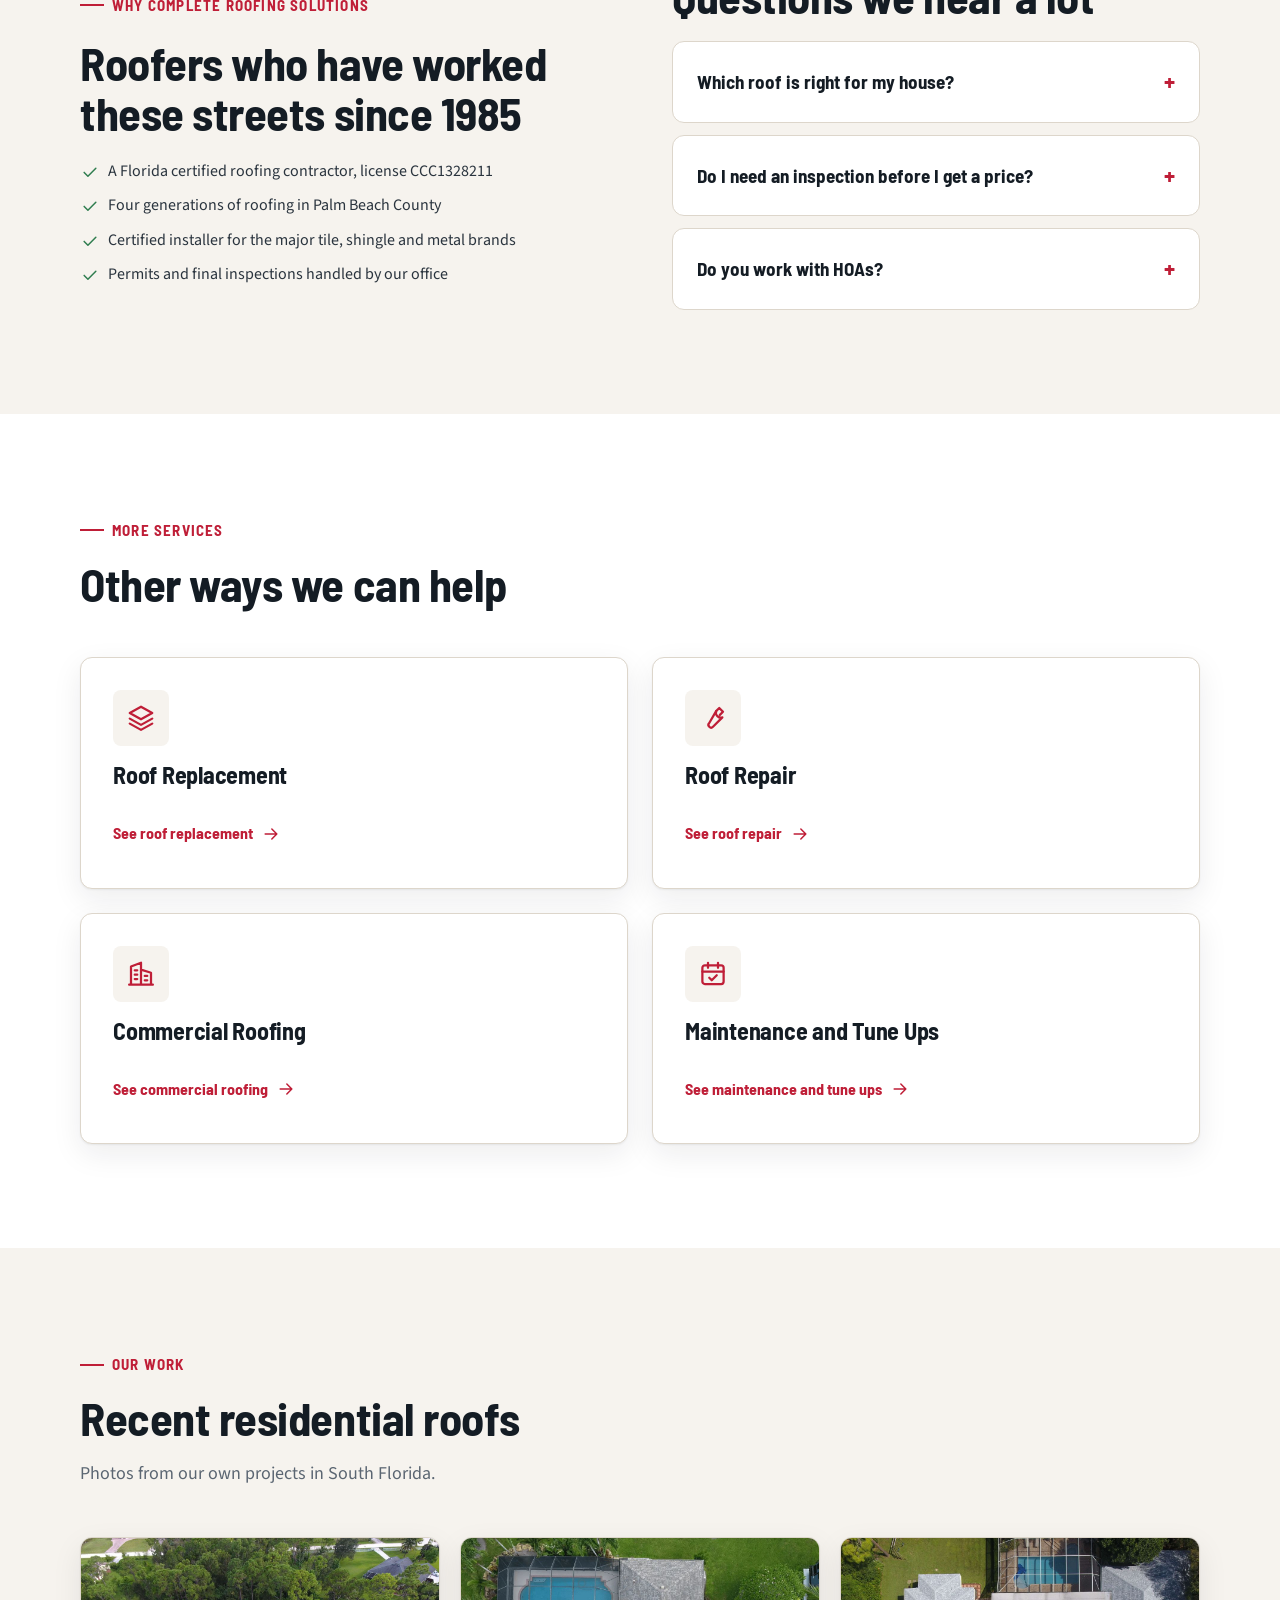
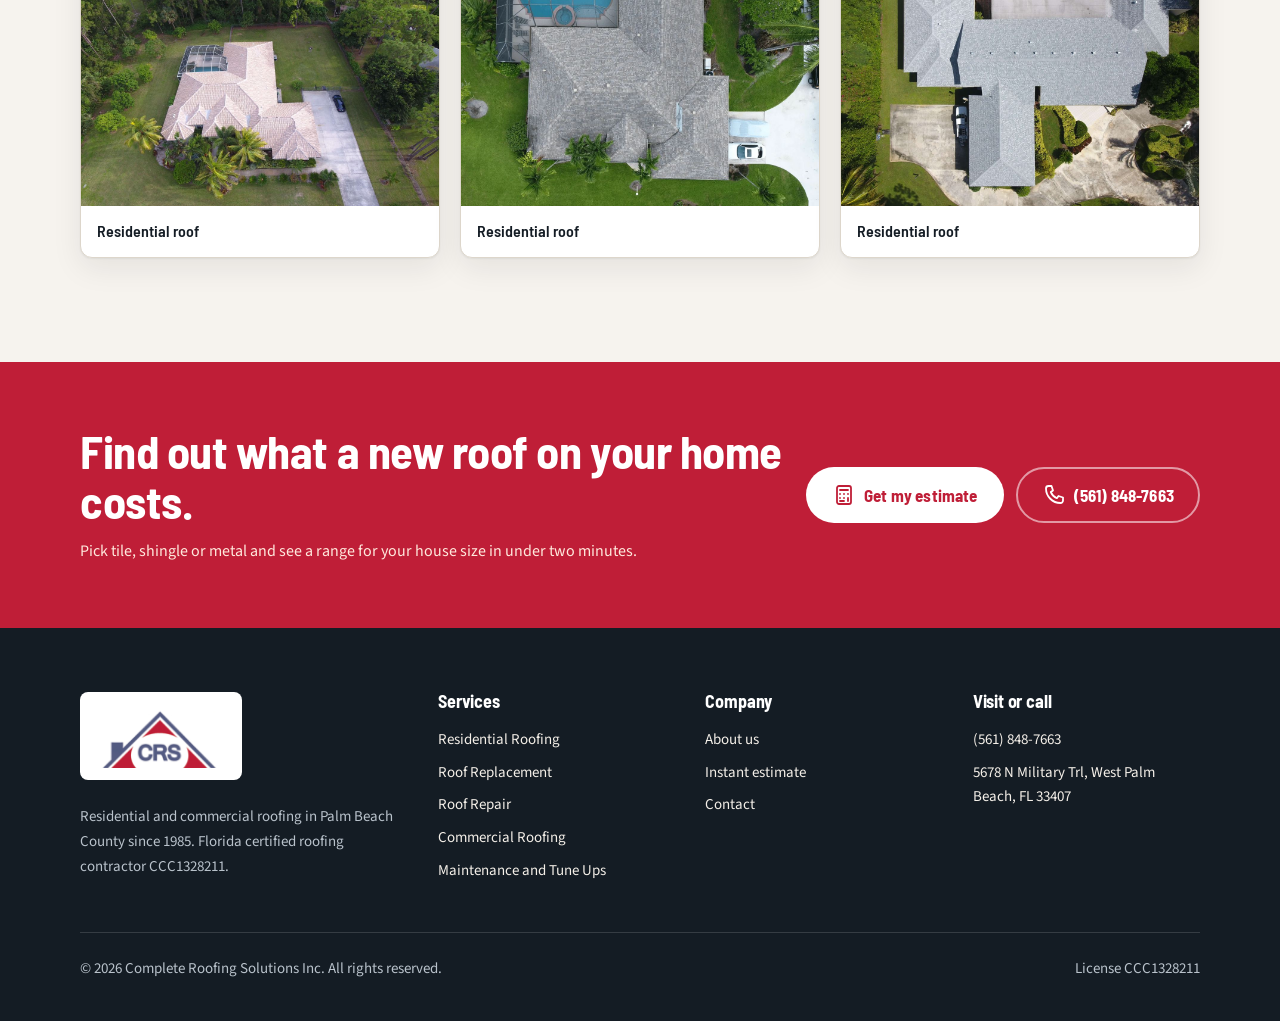
<file: services/residential.html>
<!doctype html>
<html lang="en">
<head>
<meta charset="utf-8">
<meta name="viewport" content="width=device-width, initial-scale=1">
<title>Residential Roofing in West Palm Beach, FL | Complete Roofing Solutions</title>
<meta name="description" content="Residential roofing in West Palm Beach. Tile, shingle, metal and flat roofs for Palm Beach County homes from a family contractor since 1985.">
<meta name="robots" content="noindex,nofollow">
<meta name="theme-color" content="#1b2631">
<meta property="og:type" content="website">
<meta property="og:site_name" content="Complete Roofing Solutions">
<meta property="og:title" content="Residential Roofing in West Palm Beach, FL | Complete Roofing Solutions">
<meta property="og:description" content="Residential roofing in West Palm Beach. Tile, shingle, metal and flat roofs for Palm Beach County homes from a family contractor since 1985.">
<meta property="og:image" content="../assets/img/logo.png">
<link rel="icon" href="../assets/img/logo.png">
<link rel="preconnect" href="https://fonts.googleapis.com">
<link rel="preconnect" href="https://fonts.gstatic.com" crossorigin>
<link rel="stylesheet" href="https://fonts.googleapis.com/css2?family=Barlow+Semi+Condensed:wght@600;700&family=Source+Sans+3:wght@400;600;700&display=swap">
<link rel="stylesheet" href="../assets/css/styles.css">

</head>
<body>
<a class="skip-link" href="#main">Skip to content</a>
<div class="demo-banner" role="note"><strong>DEMO</strong><span>Design preview for Complete Roofing Solutions. Not the live website.</span></div>
<header class="site-header"><div class="wrap">
  <a class="brand" href="../index.html" aria-label="Complete Roofing Solutions home"><img src="../assets/img/logo.png" width="130" height="64" alt="Complete Roofing Solutions logo"></a>
  <nav class="nav" aria-label="Main">
    <ul class="nav-links" id="main-menu"><li class="nav__item"><a href="../index.html">Home</a></li><li class="nav__item nav__item--drop"><button class="nav__toggle" type="button" aria-expanded="false" aria-controls="services-menu">Services <svg class="ico" viewBox="0 0 24 24" aria-hidden="true" focusable="false"><path d="M6 9l6 6 6-6"/></svg></button><ul class="dropdown" id="services-menu"><li><a href="../services/residential.html" aria-current="page">Residential Roofing</a></li><li><a href="../services/roof-replacement.html">Roof Replacement</a></li><li><a href="../services/roof-repair.html">Roof Repair</a></li><li><a href="../services/commercial.html">Commercial Roofing</a></li><li><a href="../services/maintenance.html">Maintenance and Tune Ups</a></li></ul></li><li class="nav__item"><a href="../quote.html">Instant Estimate</a></li><li class="nav__item"><a href="../about.html">About</a></li><li class="nav__item"><a href="../contact.html">Contact</a></li></ul>
    <button class="menu-btn" type="button" aria-expanded="false" aria-controls="main-menu"><svg class="ico" viewBox="0 0 24 24" aria-hidden="true" focusable="false"><path d="M4 7h16M4 12h16M4 17h16"/></svg><span>Menu</span></button>
  </nav>
  <a class="btn btn--primary btn--sm header-cta" href="tel:+15618487663"><svg class="ico" viewBox="0 0 24 24" aria-hidden="true" focusable="false"><path d="M6.5 3h3l1.5 4.5-2.2 1.6a12 12 0 0 0 6.1 6.1l1.6-2.2L21 14.5v3a2.5 2.5 0 0 1-2.5 2.5C10.5 20 4 13.5 4 5.5A2.5 2.5 0 0 1 6.5 3z"/></svg><span><span class="btn__long">Call </span>(561) 848-7663</span></a>
</div></header>
<main id="main">
<section class="page-hero on-dark" aria-labelledby="ph-title"><div class="wrap">
  <div class="page-hero__copy">
    <ol class="crumbs"><li><a href="../index.html">Home</a></li><li>Services</li><li aria-current="page">Residential Roofing</li></ol>
    <h1 id="ph-title">Residential roofing for Palm Beach County homes</h1>
    <p class="lede">Tile, shingle, metal and flat roofs installed and repaired by a family company that has roofed South Florida homes since 1985.</p>
    <div class="btn-row"><a class="btn btn--primary" href="../quote.html?project=replacement"><svg class="ico" viewBox="0 0 24 24" aria-hidden="true" focusable="false"><rect x="5" y="3" width="14" height="18" rx="2"/><path d="M8 7h8M8 11h.01M12 11h.01M16 11h.01M8 15h.01M12 15h.01M16 15v3M8 18h4"/></svg>See my price range</a><a class="btn btn--ghost-inverse" href="tel:+15618487663"><svg class="ico" viewBox="0 0 24 24" aria-hidden="true" focusable="false"><path d="M6.5 3h3l1.5 4.5-2.2 1.6a12 12 0 0 0 6.1 6.1l1.6-2.2L21 14.5v3a2.5 2.5 0 0 1-2.5 2.5C10.5 20 4 13.5 4 5.5A2.5 2.5 0 0 1 6.5 3z"/></svg>(561) 848-7663</a></div>
  </div>
  <svg class="art ph-art page-hero__art" viewBox="0 0 400 260" aria-hidden="true" focusable="false">
<defs><pattern id="pb" width="22" height="26" patternUnits="userSpaceOnUse"><rect width="22" height="26" fill="#7a2c11"/><path d="M1 26V7a10 7 0 0 1 20 0v19z" fill="#c2552b"/></pattern>
<linearGradient id="pw" x1="0" y1="0" x2="0" y2="1"><stop offset="0" stop-color="#f6f1e8"/><stop offset="1" stop-color="#ddd2c1"/></linearGradient><clipPath id="pc"><path d="M50 154L200 50L350 154z"/></clipPath></defs>
<rect x="0" y="248" width="400" height="12" fill="#2f4a3a"/>
<g><path d="M80 150h240v100H80z" fill="url(#pw)"/><rect x="176" y="186" width="48" height="64" rx="2" fill="#3d4a57"/><g fill="#9fb4c4"><rect x="104" y="176" width="46" height="38" rx="2"/><rect x="250" y="176" width="46" height="38" rx="2"/></g>
<path d="M50 154L200 50L350 154z" fill="url(#pb)"/><path d="M46 156L200 46L354 156" fill="none" stroke="#7a2c11" stroke-width="7" stroke-linejoin="round" stroke-linecap="round"/>
<g clip-path="url(#pc)"><rect class="shine" x="0" y="40" width="70" height="130" fill="#ffffff" opacity=".22" transform="skewX(-20)"/></g></g><g class="float" fill="#e9c58a"><circle cx="312" cy="50" r="18"/></g>
</svg>
</div></section>
<section class="section" aria-labelledby="opt-title"><div class="wrap">
  <div class="section-head"><span class="eyebrow">Options</span><h2 id="opt-title">What we handle</h2></div>
  <div class="grid grid--2"><article class="option reveal"><span class="option__tag">Tile</span><h3>Concrete and clay tile</h3><p>The classic South Florida roof. We install barrel and flat profile tile from Eagle, Boral, Crown and more.</p><a class="btn btn--ghost btn--sm" href="../quote.html?project=replacement">Estimate this<svg class="ico" viewBox="0 0 24 24" aria-hidden="true" focusable="false"><path d="M5 12h14M13 6l6 6-6 6"/></svg></a></article><article class="option reveal"><span class="option__tag">Shingle</span><h3>Architectural shingles</h3><p>A strong, budget friendly roof from CertainTeed, Owens Corning, IKO and Tamko, rated for high winds.</p><a class="btn btn--ghost btn--sm" href="../quote.html?project=replacement">Estimate this<svg class="ico" viewBox="0 0 24 24" aria-hidden="true" focusable="false"><path d="M5 12h14M13 6l6 6-6 6"/></svg></a></article><article class="option reveal"><span class="option__tag">Metal</span><h3>Standing seam metal</h3><p>Long lasting and wind resistant, with a clean modern look that sheds heavy rain fast.</p><a class="btn btn--ghost btn--sm" href="../quote.html?project=replacement">Estimate this<svg class="ico" viewBox="0 0 24 24" aria-hidden="true" focusable="false"><path d="M5 12h14M13 6l6 6-6 6"/></svg></a></article><article class="option reveal"><span class="option__tag">Flat</span><h3>Flat and low slope</h3><p>Porches, additions and flat sections over living space done right, with proper drainage.</p><a class="btn btn--ghost btn--sm" href="../quote.html?project=replacement">Estimate this<svg class="ico" viewBox="0 0 24 24" aria-hidden="true" focusable="false"><path d="M5 12h14M13 6l6 6-6 6"/></svg></a></article></div>
</div></section>
<section class="section section--tint" aria-labelledby="why-title"><div class="wrap split">
  <div class="split__copy"><span class="eyebrow">Why Complete Roofing Solutions</span><h2 id="why-title">Roofers who have worked these streets since 1985</h2><ul class="checks"><li><svg class="ico" viewBox="0 0 24 24" aria-hidden="true" focusable="false"><path d="M5 12.5l4.5 4.5L19 7.5"/></svg><span>A Florida certified roofing contractor, license CCC1328211</span></li><li><svg class="ico" viewBox="0 0 24 24" aria-hidden="true" focusable="false"><path d="M5 12.5l4.5 4.5L19 7.5"/></svg><span>Four generations of roofing in Palm Beach County</span></li><li><svg class="ico" viewBox="0 0 24 24" aria-hidden="true" focusable="false"><path d="M5 12.5l4.5 4.5L19 7.5"/></svg><span>Certified installer for the major tile, shingle and metal brands</span></li><li><svg class="ico" viewBox="0 0 24 24" aria-hidden="true" focusable="false"><path d="M5 12.5l4.5 4.5L19 7.5"/></svg><span>Permits and final inspections handled by our office</span></li></ul></div>
  <div class="split__copy"><h2>Questions we hear a lot</h2><div class="faq"><details><summary>Which roof is right for my house?</summary><p>It depends on your budget, how long you plan to stay and your HOA rules. Tile is the most common here, shingle costs the least up front, and metal lasts a long time. We walk you through each during the inspection.</p></details><details><summary>Do I need an inspection before I get a price?</summary><p>You can see a ballpark range right now with our instant estimate. The exact price comes after we measure the roof and check the deck.</p></details><details><summary>Do you work with HOAs?</summary><p>Yes. We can provide product information and samples so your HOA can approve the material and color.</p></details></div></div>
</div></section>
<section class="section" aria-labelledby="more-title"><div class="wrap">
  <div class="section-head"><span class="eyebrow">More services</span><h2 id="more-title">Other ways we can help</h2></div>
  <div class="grid grid--2"><article class="card reveal"><div class="card__icon"><svg class="ico" viewBox="0 0 24 24" aria-hidden="true" focusable="false"><path d="M12 3l9 5-9 5-9-5z"/><path d="M3 12.5l9 5 9-5M3 16.5l9 5 9-5"/></svg></div><h3>Roof Replacement</h3><div class="card__foot"><a class="link-arrow" href="roof-replacement.html">See roof replacement<svg class="ico" viewBox="0 0 24 24" aria-hidden="true" focusable="false"><path d="M5 12h14M13 6l6 6-6 6"/></svg></a></div></article><article class="card reveal"><div class="card__icon"><svg class="ico" viewBox="0 0 24 24" aria-hidden="true" focusable="false"><path d="M14.5 6.5a4 4 0 0 0 5 5L12 19a2.1 2.1 0 0 1-3-3z"/><path d="M14.5 6.5L17 4l3 3-2.5 2.5"/></svg></div><h3>Roof Repair</h3><div class="card__foot"><a class="link-arrow" href="roof-repair.html">See roof repair<svg class="ico" viewBox="0 0 24 24" aria-hidden="true" focusable="false"><path d="M5 12h14M13 6l6 6-6 6"/></svg></a></div></article><article class="card reveal"><div class="card__icon"><svg class="ico" viewBox="0 0 24 24" aria-hidden="true" focusable="false"><path d="M4 20.5V6l8-3v17.5M12 8.5l8 2.5v9.5M2.5 20.5h19"/><path d="M7 9h2M7 12.5h2M7 16h2M15 13.5h2M15 17h2"/></svg></div><h3>Commercial Roofing</h3><div class="card__foot"><a class="link-arrow" href="commercial.html">See commercial roofing<svg class="ico" viewBox="0 0 24 24" aria-hidden="true" focusable="false"><path d="M5 12h14M13 6l6 6-6 6"/></svg></a></div></article><article class="card reveal"><div class="card__icon"><svg class="ico" viewBox="0 0 24 24" aria-hidden="true" focusable="false"><rect x="3.5" y="5" width="17" height="15" rx="2"/><path d="M3.5 10h17M8 3v4M16 3v4M9 15l2 2 4-4"/></svg></div><h3>Maintenance and Tune Ups</h3><div class="card__foot"><a class="link-arrow" href="maintenance.html">See maintenance and tune ups<svg class="ico" viewBox="0 0 24 24" aria-hidden="true" focusable="false"><path d="M5 12h14M13 6l6 6-6 6"/></svg></a></div></article></div>
</div></section>
<section class="section section--tint" aria-labelledby="work-title"><div class="wrap">
  <div class="section-head"><span class="eyebrow">Our work</span><h2 id="work-title">Recent residential roofs</h2><p class="lede">Photos from our own projects in South Florida.</p></div>
  <div class="work grid grid--3"><figure class="work__item reveal"><img src="../assets/img/residential-roof-2.jpg" alt="Aerial view of a tile roof on a single story home on a wooded lot" loading="lazy" width="1200" height="900"><figcaption>Residential roof</figcaption></figure><figure class="work__item reveal"><img src="../assets/img/residential-roof-3.jpg" alt="Aerial view of a gray shingle roof on a home with a screened pool" loading="lazy" width="1200" height="900"><figcaption>Residential roof</figcaption></figure><figure class="work__item reveal"><img src="../assets/img/residential-roof-5.jpg" alt="Aerial view of a gray shingle roof on a large home with a pool enclosure" loading="lazy" width="1200" height="900"><figcaption>Residential roof</figcaption></figure></div>
</div></section>
<section class="cta-band"><div class="wrap">
  <div><h2>Find out what a new roof on your home costs.</h2><p>Pick tile, shingle or metal and see a range for your house size in under two minutes.</p></div>
  <div class="btn-row"><a class="btn btn--light" href="../quote.html"><svg class="ico" viewBox="0 0 24 24" aria-hidden="true" focusable="false"><rect x="5" y="3" width="14" height="18" rx="2"/><path d="M8 7h8M8 11h.01M12 11h.01M16 11h.01M8 15h.01M12 15h.01M16 15v3M8 18h4"/></svg>Get my estimate</a><a class="btn btn--ghost-inverse" href="tel:+15618487663"><svg class="ico" viewBox="0 0 24 24" aria-hidden="true" focusable="false"><path d="M6.5 3h3l1.5 4.5-2.2 1.6a12 12 0 0 0 6.1 6.1l1.6-2.2L21 14.5v3a2.5 2.5 0 0 1-2.5 2.5C10.5 20 4 13.5 4 5.5A2.5 2.5 0 0 1 6.5 3z"/></svg>(561) 848-7663</a></div>
</div></section>
</main>
<footer class="site-footer"><div class="wrap">
  <div class="footer-grid">
    <div>
      <a class="footer-logo" href="../index.html"><img src="../assets/img/logo.png" width="130" height="64" alt="Complete Roofing Solutions logo"></a>
      <p>Residential and commercial roofing in Palm Beach County since 1985. Florida certified roofing contractor CCC1328211.</p>
    </div>
    <div><h2>Services</h2><ul><li><a href="../services/residential.html">Residential Roofing</a></li><li><a href="../services/roof-replacement.html">Roof Replacement</a></li><li><a href="../services/roof-repair.html">Roof Repair</a></li><li><a href="../services/commercial.html">Commercial Roofing</a></li><li><a href="../services/maintenance.html">Maintenance and Tune Ups</a></li></ul></div>
    <div><h2>Company</h2><ul><li><a href="../about.html">About us</a></li><li><a href="../quote.html">Instant estimate</a></li><li><a href="../contact.html">Contact</a></li></ul></div>
    <div><h2>Visit or call</h2><ul><li><a href="tel:+15618487663">(561) 848-7663</a></li><li><a href="https://maps.google.com/?q=5678+N+Military+Trl+West+Palm+Beach+FL+33407">5678 N Military Trl, West Palm Beach, FL 33407</a></li></ul></div>
  </div>
  <div class="footer-base"><span>&copy; <span data-year>2026</span> Complete Roofing Solutions Inc. All rights reserved.</span><span>License CCC1328211</span></div>
</div></footer>
<div class="action-bar"><a class="btn btn--ghost-inverse" href="tel:+15618487663"><svg class="ico" viewBox="0 0 24 24" aria-hidden="true" focusable="false"><path d="M6.5 3h3l1.5 4.5-2.2 1.6a12 12 0 0 0 6.1 6.1l1.6-2.2L21 14.5v3a2.5 2.5 0 0 1-2.5 2.5C10.5 20 4 13.5 4 5.5A2.5 2.5 0 0 1 6.5 3z"/></svg>Call</a><a class="btn btn--primary" href="../quote.html"><svg class="ico" viewBox="0 0 24 24" aria-hidden="true" focusable="false"><rect x="5" y="3" width="14" height="18" rx="2"/><path d="M8 7h8M8 11h.01M12 11h.01M16 11h.01M8 15h.01M12 15h.01M16 15v3M8 18h4"/></svg>Estimate</a></div>
<script src="../assets/js/main.js" defer></script>
</body>
</html>
</file>
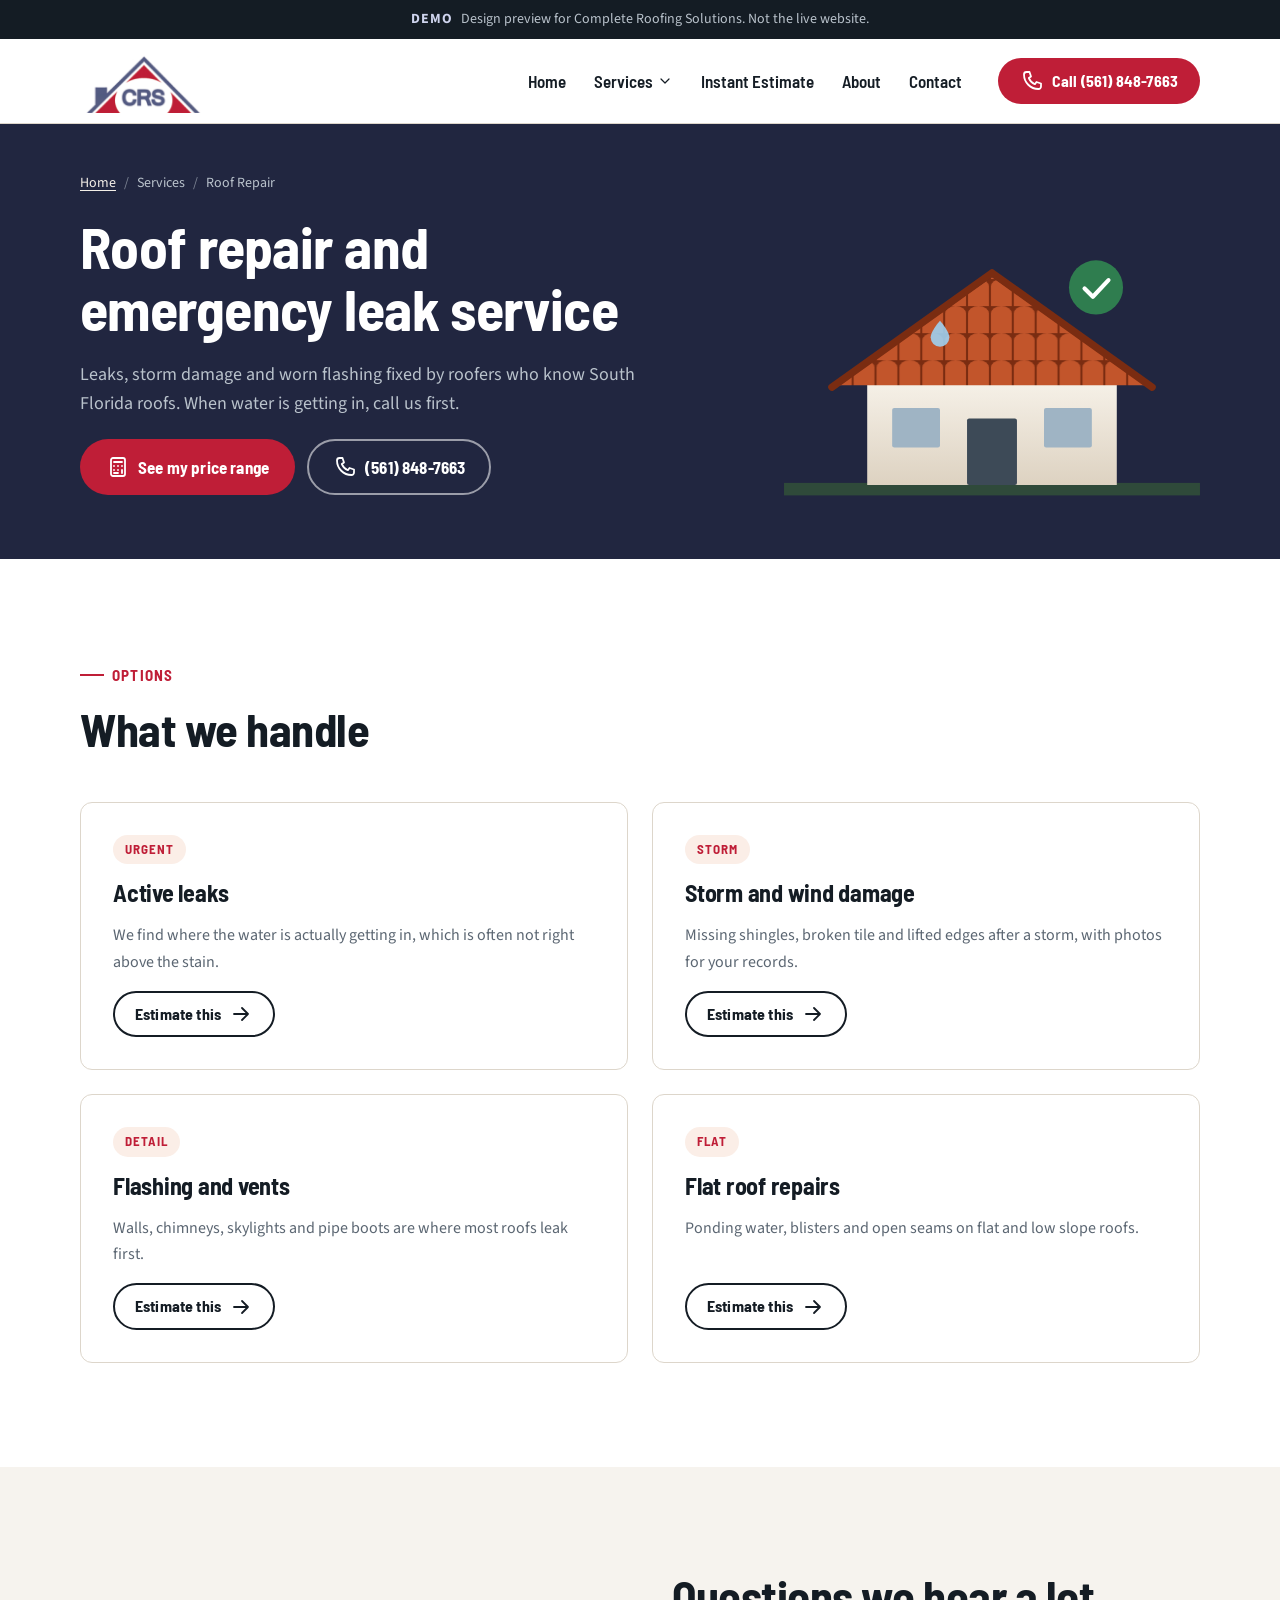
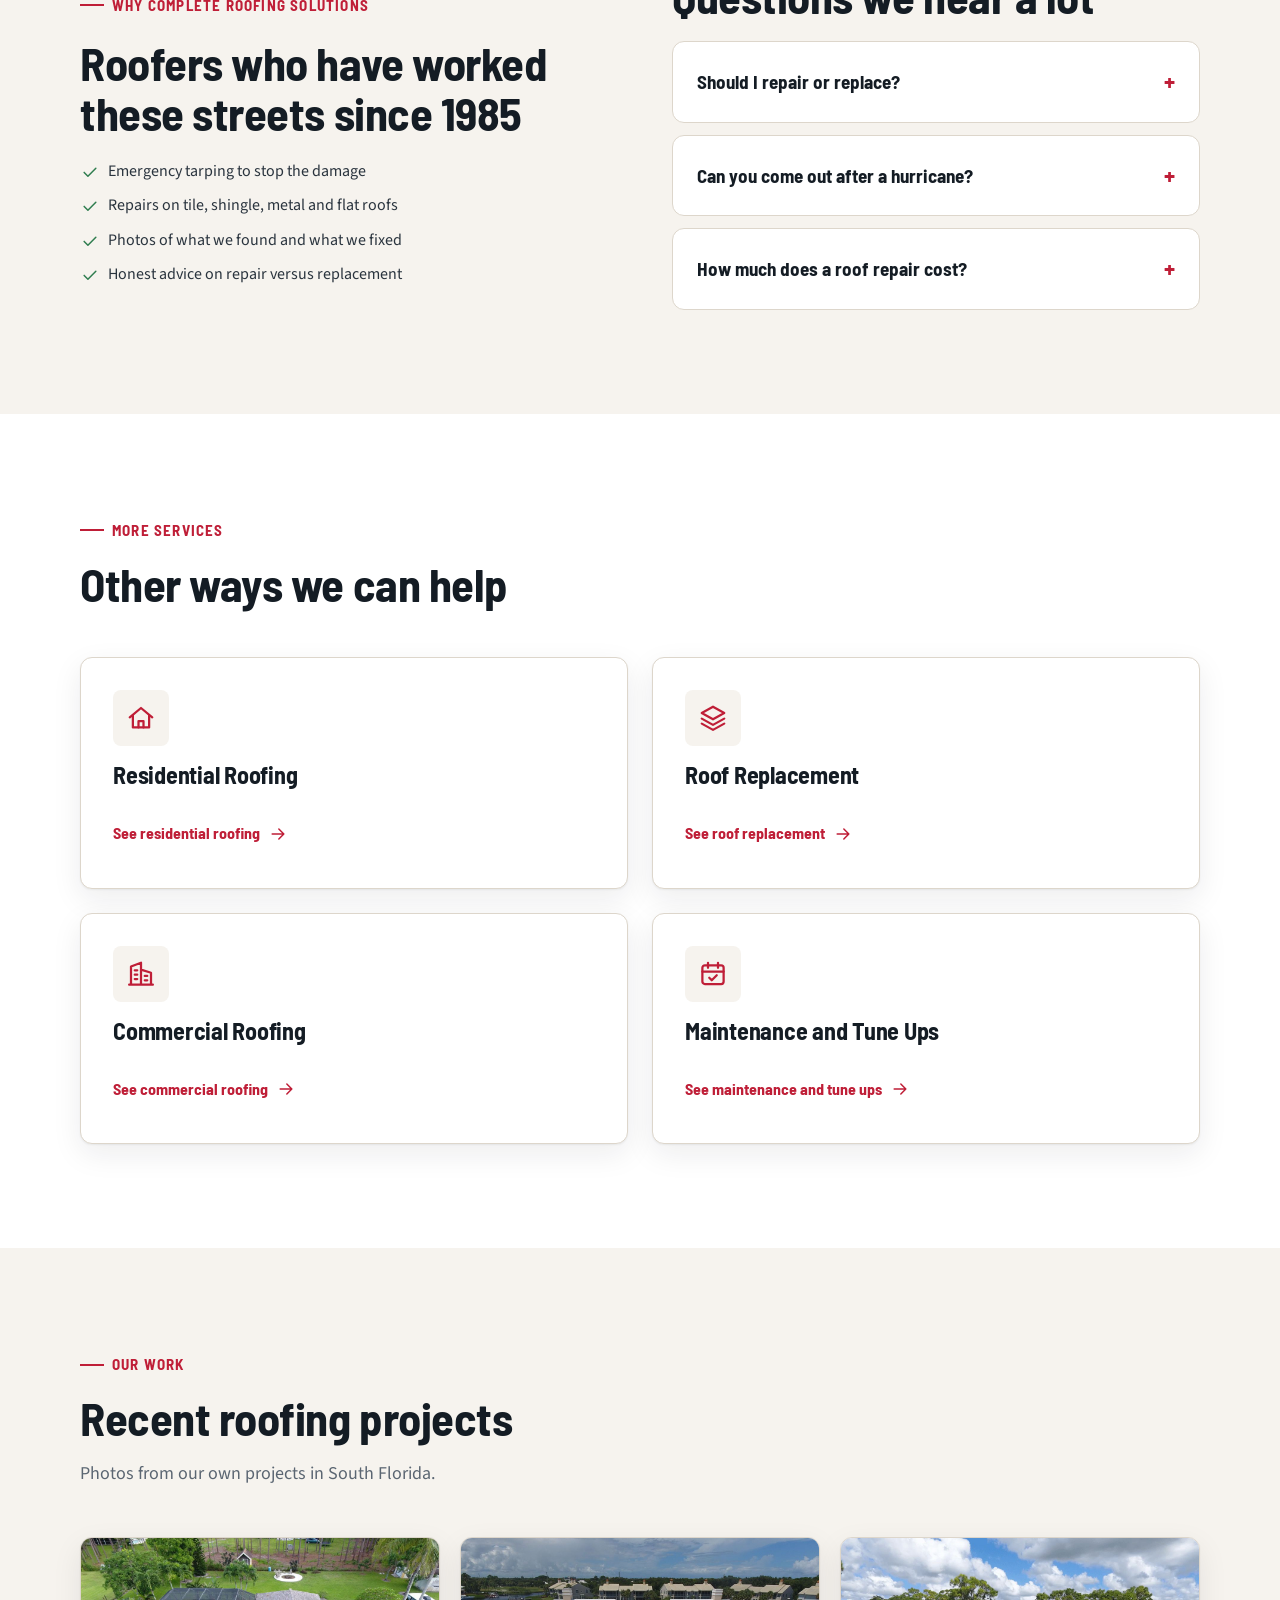
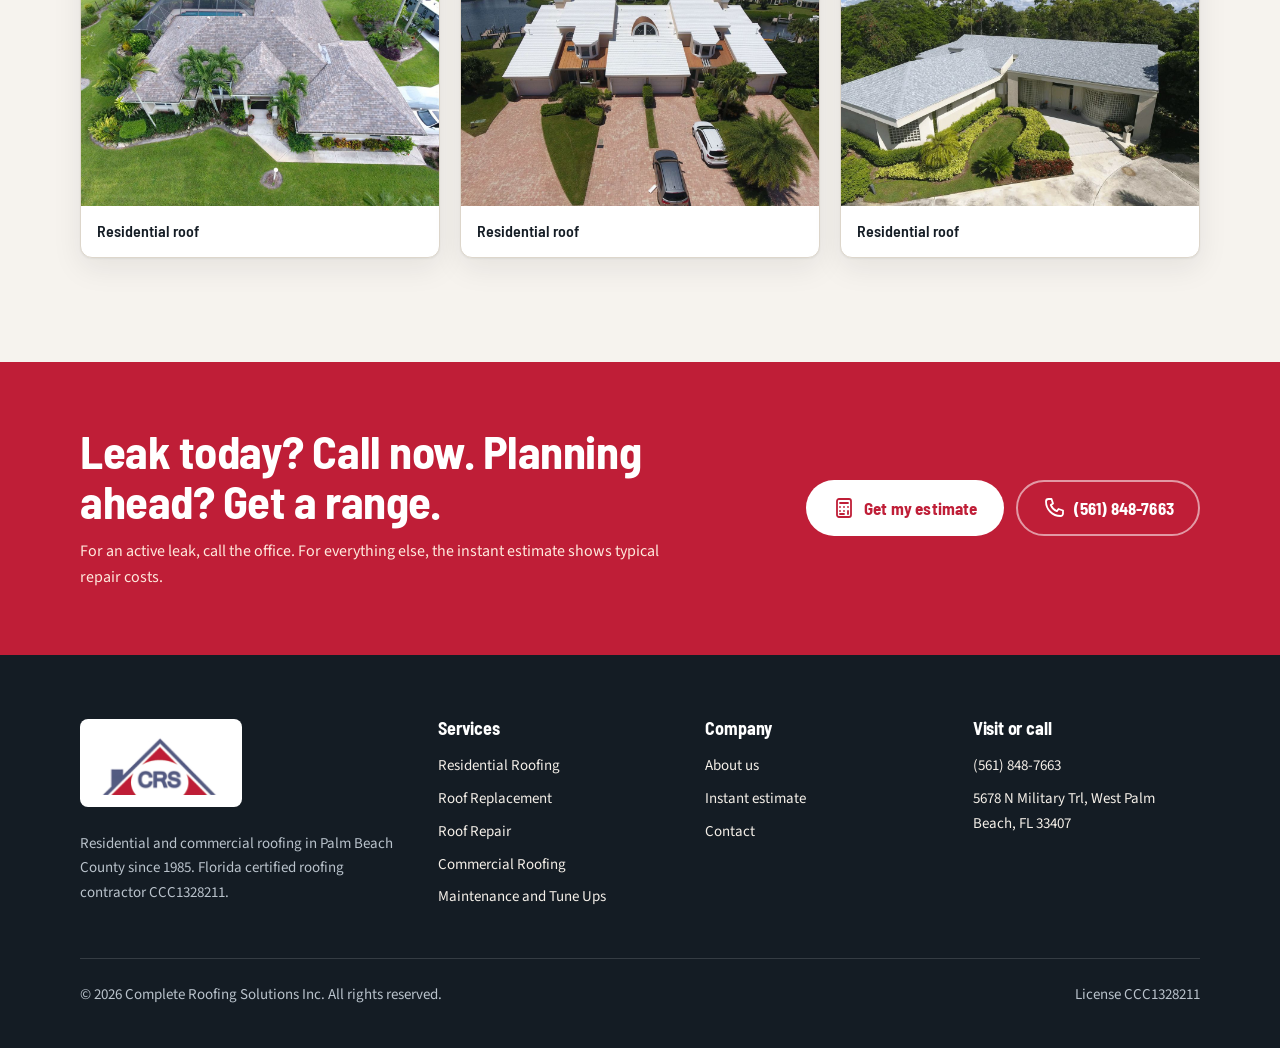
<file: services/roof-repair.html>
<!doctype html>
<html lang="en">
<head>
<meta charset="utf-8">
<meta name="viewport" content="width=device-width, initial-scale=1">
<title>Roof Repair in West Palm Beach, FL | Complete Roofing Solutions</title>
<meta name="description" content="Roof repair in West Palm Beach. Leaks, storm damage, cracked tile, lifted shingles and flashing repair, with emergency service for active leaks.">
<meta name="robots" content="noindex,nofollow">
<meta name="theme-color" content="#1b2631">
<meta property="og:type" content="website">
<meta property="og:site_name" content="Complete Roofing Solutions">
<meta property="og:title" content="Roof Repair in West Palm Beach, FL | Complete Roofing Solutions">
<meta property="og:description" content="Roof repair in West Palm Beach. Leaks, storm damage, cracked tile, lifted shingles and flashing repair, with emergency service for active leaks.">
<meta property="og:image" content="../assets/img/logo.png">
<link rel="icon" href="../assets/img/logo.png">
<link rel="preconnect" href="https://fonts.googleapis.com">
<link rel="preconnect" href="https://fonts.gstatic.com" crossorigin>
<link rel="stylesheet" href="https://fonts.googleapis.com/css2?family=Barlow+Semi+Condensed:wght@600;700&family=Source+Sans+3:wght@400;600;700&display=swap">
<link rel="stylesheet" href="../assets/css/styles.css">

</head>
<body>
<a class="skip-link" href="#main">Skip to content</a>
<div class="demo-banner" role="note"><strong>DEMO</strong><span>Design preview for Complete Roofing Solutions. Not the live website.</span></div>
<header class="site-header"><div class="wrap">
  <a class="brand" href="../index.html" aria-label="Complete Roofing Solutions home"><img src="../assets/img/logo.png" width="130" height="64" alt="Complete Roofing Solutions logo"></a>
  <nav class="nav" aria-label="Main">
    <ul class="nav-links" id="main-menu"><li class="nav__item"><a href="../index.html">Home</a></li><li class="nav__item nav__item--drop"><button class="nav__toggle" type="button" aria-expanded="false" aria-controls="services-menu">Services <svg class="ico" viewBox="0 0 24 24" aria-hidden="true" focusable="false"><path d="M6 9l6 6 6-6"/></svg></button><ul class="dropdown" id="services-menu"><li><a href="../services/residential.html">Residential Roofing</a></li><li><a href="../services/roof-replacement.html">Roof Replacement</a></li><li><a href="../services/roof-repair.html" aria-current="page">Roof Repair</a></li><li><a href="../services/commercial.html">Commercial Roofing</a></li><li><a href="../services/maintenance.html">Maintenance and Tune Ups</a></li></ul></li><li class="nav__item"><a href="../quote.html">Instant Estimate</a></li><li class="nav__item"><a href="../about.html">About</a></li><li class="nav__item"><a href="../contact.html">Contact</a></li></ul>
    <button class="menu-btn" type="button" aria-expanded="false" aria-controls="main-menu"><svg class="ico" viewBox="0 0 24 24" aria-hidden="true" focusable="false"><path d="M4 7h16M4 12h16M4 17h16"/></svg><span>Menu</span></button>
  </nav>
  <a class="btn btn--primary btn--sm header-cta" href="tel:+15618487663"><svg class="ico" viewBox="0 0 24 24" aria-hidden="true" focusable="false"><path d="M6.5 3h3l1.5 4.5-2.2 1.6a12 12 0 0 0 6.1 6.1l1.6-2.2L21 14.5v3a2.5 2.5 0 0 1-2.5 2.5C10.5 20 4 13.5 4 5.5A2.5 2.5 0 0 1 6.5 3z"/></svg><span><span class="btn__long">Call </span>(561) 848-7663</span></a>
</div></header>
<main id="main">
<section class="page-hero on-dark" aria-labelledby="ph-title"><div class="wrap">
  <div class="page-hero__copy">
    <ol class="crumbs"><li><a href="../index.html">Home</a></li><li>Services</li><li aria-current="page">Roof Repair</li></ol>
    <h1 id="ph-title">Roof repair and emergency leak service</h1>
    <p class="lede">Leaks, storm damage and worn flashing fixed by roofers who know South Florida roofs. When water is getting in, call us first.</p>
    <div class="btn-row"><a class="btn btn--primary" href="../quote.html?project=repair"><svg class="ico" viewBox="0 0 24 24" aria-hidden="true" focusable="false"><rect x="5" y="3" width="14" height="18" rx="2"/><path d="M8 7h8M8 11h.01M12 11h.01M16 11h.01M8 15h.01M12 15h.01M16 15v3M8 18h4"/></svg>See my price range</a><a class="btn btn--ghost-inverse" href="tel:+15618487663"><svg class="ico" viewBox="0 0 24 24" aria-hidden="true" focusable="false"><path d="M6.5 3h3l1.5 4.5-2.2 1.6a12 12 0 0 0 6.1 6.1l1.6-2.2L21 14.5v3a2.5 2.5 0 0 1-2.5 2.5C10.5 20 4 13.5 4 5.5A2.5 2.5 0 0 1 6.5 3z"/></svg>(561) 848-7663</a></div>
  </div>
  <svg class="art ph-art page-hero__art" viewBox="0 0 400 260" aria-hidden="true" focusable="false">
<defs><pattern id="pb" width="22" height="26" patternUnits="userSpaceOnUse"><rect width="22" height="26" fill="#7a2c11"/><path d="M1 26V7a10 7 0 0 1 20 0v19z" fill="#c2552b"/></pattern>
<linearGradient id="pw" x1="0" y1="0" x2="0" y2="1"><stop offset="0" stop-color="#f6f1e8"/><stop offset="1" stop-color="#ddd2c1"/></linearGradient><clipPath id="pc"><path d="M50 154L200 50L350 154z"/></clipPath></defs>
<rect x="0" y="248" width="400" height="12" fill="#2f4a3a"/>
<g><path d="M80 150h240v100H80z" fill="url(#pw)"/><rect x="176" y="186" width="48" height="64" rx="2" fill="#3d4a57"/><g fill="#9fb4c4"><rect x="104" y="176" width="46" height="38" rx="2"/><rect x="250" y="176" width="46" height="38" rx="2"/></g>
<path d="M50 154L200 50L350 154z" fill="url(#pb)"/><path d="M46 156L200 46L354 156" fill="none" stroke="#7a2c11" stroke-width="7" stroke-linejoin="round" stroke-linecap="round"/>
<g clip-path="url(#pc)"><rect class="shine" x="0" y="40" width="70" height="130" fill="#ffffff" opacity=".22" transform="skewX(-20)"/></g></g><g class="float"><circle cx="300" cy="60" r="26" fill="#2f7d4f"/><path d="M289 61l8 8 15-16" stroke="#fff" stroke-width="4" fill="none" stroke-linecap="round" stroke-linejoin="round"/></g><path class="float" d="M150 92c0 0 9 10 9 16a9 9 0 0 1-18 0c0-6 9-16 9-16z" fill="#9fd0f0" opacity=".9"/>
</svg>
</div></section>
<section class="section" aria-labelledby="opt-title"><div class="wrap">
  <div class="section-head"><span class="eyebrow">Options</span><h2 id="opt-title">What we handle</h2></div>
  <div class="grid grid--2"><article class="option reveal"><span class="option__tag">Urgent</span><h3>Active leaks</h3><p>We find where the water is actually getting in, which is often not right above the stain.</p><a class="btn btn--ghost btn--sm" href="../quote.html?project=repair">Estimate this<svg class="ico" viewBox="0 0 24 24" aria-hidden="true" focusable="false"><path d="M5 12h14M13 6l6 6-6 6"/></svg></a></article><article class="option reveal"><span class="option__tag">Storm</span><h3>Storm and wind damage</h3><p>Missing shingles, broken tile and lifted edges after a storm, with photos for your records.</p><a class="btn btn--ghost btn--sm" href="../quote.html?project=repair">Estimate this<svg class="ico" viewBox="0 0 24 24" aria-hidden="true" focusable="false"><path d="M5 12h14M13 6l6 6-6 6"/></svg></a></article><article class="option reveal"><span class="option__tag">Detail</span><h3>Flashing and vents</h3><p>Walls, chimneys, skylights and pipe boots are where most roofs leak first.</p><a class="btn btn--ghost btn--sm" href="../quote.html?project=repair">Estimate this<svg class="ico" viewBox="0 0 24 24" aria-hidden="true" focusable="false"><path d="M5 12h14M13 6l6 6-6 6"/></svg></a></article><article class="option reveal"><span class="option__tag">Flat</span><h3>Flat roof repairs</h3><p>Ponding water, blisters and open seams on flat and low slope roofs.</p><a class="btn btn--ghost btn--sm" href="../quote.html?project=repair">Estimate this<svg class="ico" viewBox="0 0 24 24" aria-hidden="true" focusable="false"><path d="M5 12h14M13 6l6 6-6 6"/></svg></a></article></div>
</div></section>
<section class="section section--tint" aria-labelledby="why-title"><div class="wrap split">
  <div class="split__copy"><span class="eyebrow">Why Complete Roofing Solutions</span><h2 id="why-title">Roofers who have worked these streets since 1985</h2><ul class="checks"><li><svg class="ico" viewBox="0 0 24 24" aria-hidden="true" focusable="false"><path d="M5 12.5l4.5 4.5L19 7.5"/></svg><span>Emergency tarping to stop the damage</span></li><li><svg class="ico" viewBox="0 0 24 24" aria-hidden="true" focusable="false"><path d="M5 12.5l4.5 4.5L19 7.5"/></svg><span>Repairs on tile, shingle, metal and flat roofs</span></li><li><svg class="ico" viewBox="0 0 24 24" aria-hidden="true" focusable="false"><path d="M5 12.5l4.5 4.5L19 7.5"/></svg><span>Photos of what we found and what we fixed</span></li><li><svg class="ico" viewBox="0 0 24 24" aria-hidden="true" focusable="false"><path d="M5 12.5l4.5 4.5L19 7.5"/></svg><span>Honest advice on repair versus replacement</span></li></ul></div>
  <div class="split__copy"><h2>Questions we hear a lot</h2><div class="faq"><details><summary>Should I repair or replace?</summary><p>If the damage is limited and the rest of the roof is in good shape, a repair makes sense. We tell you plainly when a roof is past the point where repairs are worth the money.</p></details><details><summary>Can you come out after a hurricane?</summary><p>Yes. Call the office and we will get you on the list for emergency service and temporary protection.</p></details><details><summary>How much does a roof repair cost?</summary><p>Small repairs often land in the hundreds, larger sections in the thousands. The instant estimate gives you a range for your situation.</p></details></div></div>
</div></section>
<section class="section" aria-labelledby="more-title"><div class="wrap">
  <div class="section-head"><span class="eyebrow">More services</span><h2 id="more-title">Other ways we can help</h2></div>
  <div class="grid grid--2"><article class="card reveal"><div class="card__icon"><svg class="ico" viewBox="0 0 24 24" aria-hidden="true" focusable="false"><path d="M3 11.5L12 4l9 7.5"/><path d="M5.5 10v9.5h13V10"/><path d="M10 19.5v-5h4v5"/></svg></div><h3>Residential Roofing</h3><div class="card__foot"><a class="link-arrow" href="residential.html">See residential roofing<svg class="ico" viewBox="0 0 24 24" aria-hidden="true" focusable="false"><path d="M5 12h14M13 6l6 6-6 6"/></svg></a></div></article><article class="card reveal"><div class="card__icon"><svg class="ico" viewBox="0 0 24 24" aria-hidden="true" focusable="false"><path d="M12 3l9 5-9 5-9-5z"/><path d="M3 12.5l9 5 9-5M3 16.5l9 5 9-5"/></svg></div><h3>Roof Replacement</h3><div class="card__foot"><a class="link-arrow" href="roof-replacement.html">See roof replacement<svg class="ico" viewBox="0 0 24 24" aria-hidden="true" focusable="false"><path d="M5 12h14M13 6l6 6-6 6"/></svg></a></div></article><article class="card reveal"><div class="card__icon"><svg class="ico" viewBox="0 0 24 24" aria-hidden="true" focusable="false"><path d="M4 20.5V6l8-3v17.5M12 8.5l8 2.5v9.5M2.5 20.5h19"/><path d="M7 9h2M7 12.5h2M7 16h2M15 13.5h2M15 17h2"/></svg></div><h3>Commercial Roofing</h3><div class="card__foot"><a class="link-arrow" href="commercial.html">See commercial roofing<svg class="ico" viewBox="0 0 24 24" aria-hidden="true" focusable="false"><path d="M5 12h14M13 6l6 6-6 6"/></svg></a></div></article><article class="card reveal"><div class="card__icon"><svg class="ico" viewBox="0 0 24 24" aria-hidden="true" focusable="false"><rect x="3.5" y="5" width="17" height="15" rx="2"/><path d="M3.5 10h17M8 3v4M16 3v4M9 15l2 2 4-4"/></svg></div><h3>Maintenance and Tune Ups</h3><div class="card__foot"><a class="link-arrow" href="maintenance.html">See maintenance and tune ups<svg class="ico" viewBox="0 0 24 24" aria-hidden="true" focusable="false"><path d="M5 12h14M13 6l6 6-6 6"/></svg></a></div></article></div>
</div></section>
<section class="section section--tint" aria-labelledby="work-title"><div class="wrap">
  <div class="section-head"><span class="eyebrow">Our work</span><h2 id="work-title">Recent roofing projects</h2><p class="lede">Photos from our own projects in South Florida.</p></div>
  <div class="work grid grid--3"><figure class="work__item reveal"><img src="../assets/img/residential-roof-1.jpg" alt="Aerial view of a shingle roof on a home with a screened pool" loading="lazy" width="1200" height="900"><figcaption>Residential roof</figcaption></figure><figure class="work__item reveal"><img src="../assets/img/residential-roof-4.jpg" alt="Aerial view of white roofs on a row of waterfront townhomes" loading="lazy" width="1200" height="900"><figcaption>Residential roof</figcaption></figure><figure class="work__item reveal"><img src="../assets/img/residential-roof-6.jpg" alt="Gray shingle roof on a single story home with a landscaped front yard" loading="lazy" width="1200" height="900"><figcaption>Residential roof</figcaption></figure></div>
</div></section>
<section class="cta-band"><div class="wrap">
  <div><h2>Leak today? Call now. Planning ahead? Get a range.</h2><p>For an active leak, call the office. For everything else, the instant estimate shows typical repair costs.</p></div>
  <div class="btn-row"><a class="btn btn--light" href="../quote.html"><svg class="ico" viewBox="0 0 24 24" aria-hidden="true" focusable="false"><rect x="5" y="3" width="14" height="18" rx="2"/><path d="M8 7h8M8 11h.01M12 11h.01M16 11h.01M8 15h.01M12 15h.01M16 15v3M8 18h4"/></svg>Get my estimate</a><a class="btn btn--ghost-inverse" href="tel:+15618487663"><svg class="ico" viewBox="0 0 24 24" aria-hidden="true" focusable="false"><path d="M6.5 3h3l1.5 4.5-2.2 1.6a12 12 0 0 0 6.1 6.1l1.6-2.2L21 14.5v3a2.5 2.5 0 0 1-2.5 2.5C10.5 20 4 13.5 4 5.5A2.5 2.5 0 0 1 6.5 3z"/></svg>(561) 848-7663</a></div>
</div></section>
</main>
<footer class="site-footer"><div class="wrap">
  <div class="footer-grid">
    <div>
      <a class="footer-logo" href="../index.html"><img src="../assets/img/logo.png" width="130" height="64" alt="Complete Roofing Solutions logo"></a>
      <p>Residential and commercial roofing in Palm Beach County since 1985. Florida certified roofing contractor CCC1328211.</p>
    </div>
    <div><h2>Services</h2><ul><li><a href="../services/residential.html">Residential Roofing</a></li><li><a href="../services/roof-replacement.html">Roof Replacement</a></li><li><a href="../services/roof-repair.html">Roof Repair</a></li><li><a href="../services/commercial.html">Commercial Roofing</a></li><li><a href="../services/maintenance.html">Maintenance and Tune Ups</a></li></ul></div>
    <div><h2>Company</h2><ul><li><a href="../about.html">About us</a></li><li><a href="../quote.html">Instant estimate</a></li><li><a href="../contact.html">Contact</a></li></ul></div>
    <div><h2>Visit or call</h2><ul><li><a href="tel:+15618487663">(561) 848-7663</a></li><li><a href="https://maps.google.com/?q=5678+N+Military+Trl+West+Palm+Beach+FL+33407">5678 N Military Trl, West Palm Beach, FL 33407</a></li></ul></div>
  </div>
  <div class="footer-base"><span>&copy; <span data-year>2026</span> Complete Roofing Solutions Inc. All rights reserved.</span><span>License CCC1328211</span></div>
</div></footer>
<div class="action-bar"><a class="btn btn--ghost-inverse" href="tel:+15618487663"><svg class="ico" viewBox="0 0 24 24" aria-hidden="true" focusable="false"><path d="M6.5 3h3l1.5 4.5-2.2 1.6a12 12 0 0 0 6.1 6.1l1.6-2.2L21 14.5v3a2.5 2.5 0 0 1-2.5 2.5C10.5 20 4 13.5 4 5.5A2.5 2.5 0 0 1 6.5 3z"/></svg>Call</a><a class="btn btn--primary" href="../quote.html"><svg class="ico" viewBox="0 0 24 24" aria-hidden="true" focusable="false"><rect x="5" y="3" width="14" height="18" rx="2"/><path d="M8 7h8M8 11h.01M12 11h.01M16 11h.01M8 15h.01M12 15h.01M16 15v3M8 18h4"/></svg>Estimate</a></div>
<script src="../assets/js/main.js" defer></script>
</body>
</html>
</file>
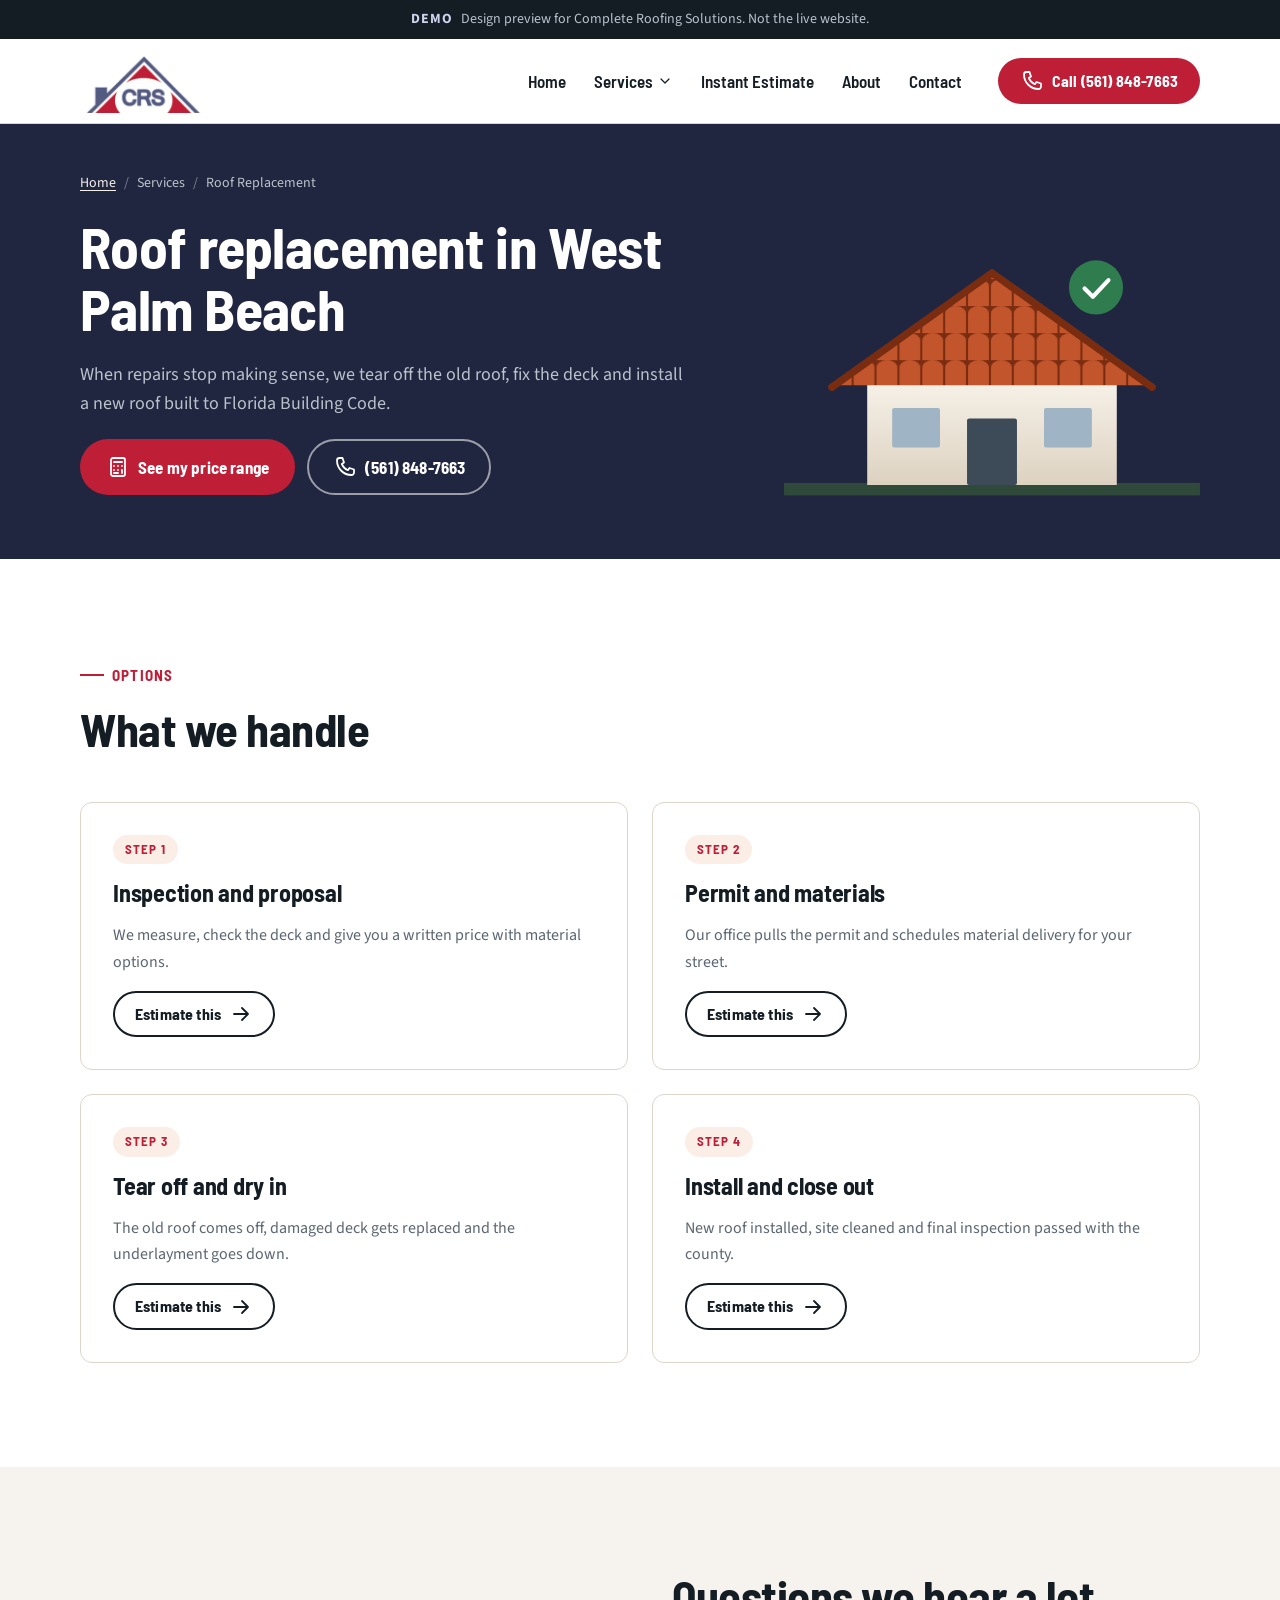
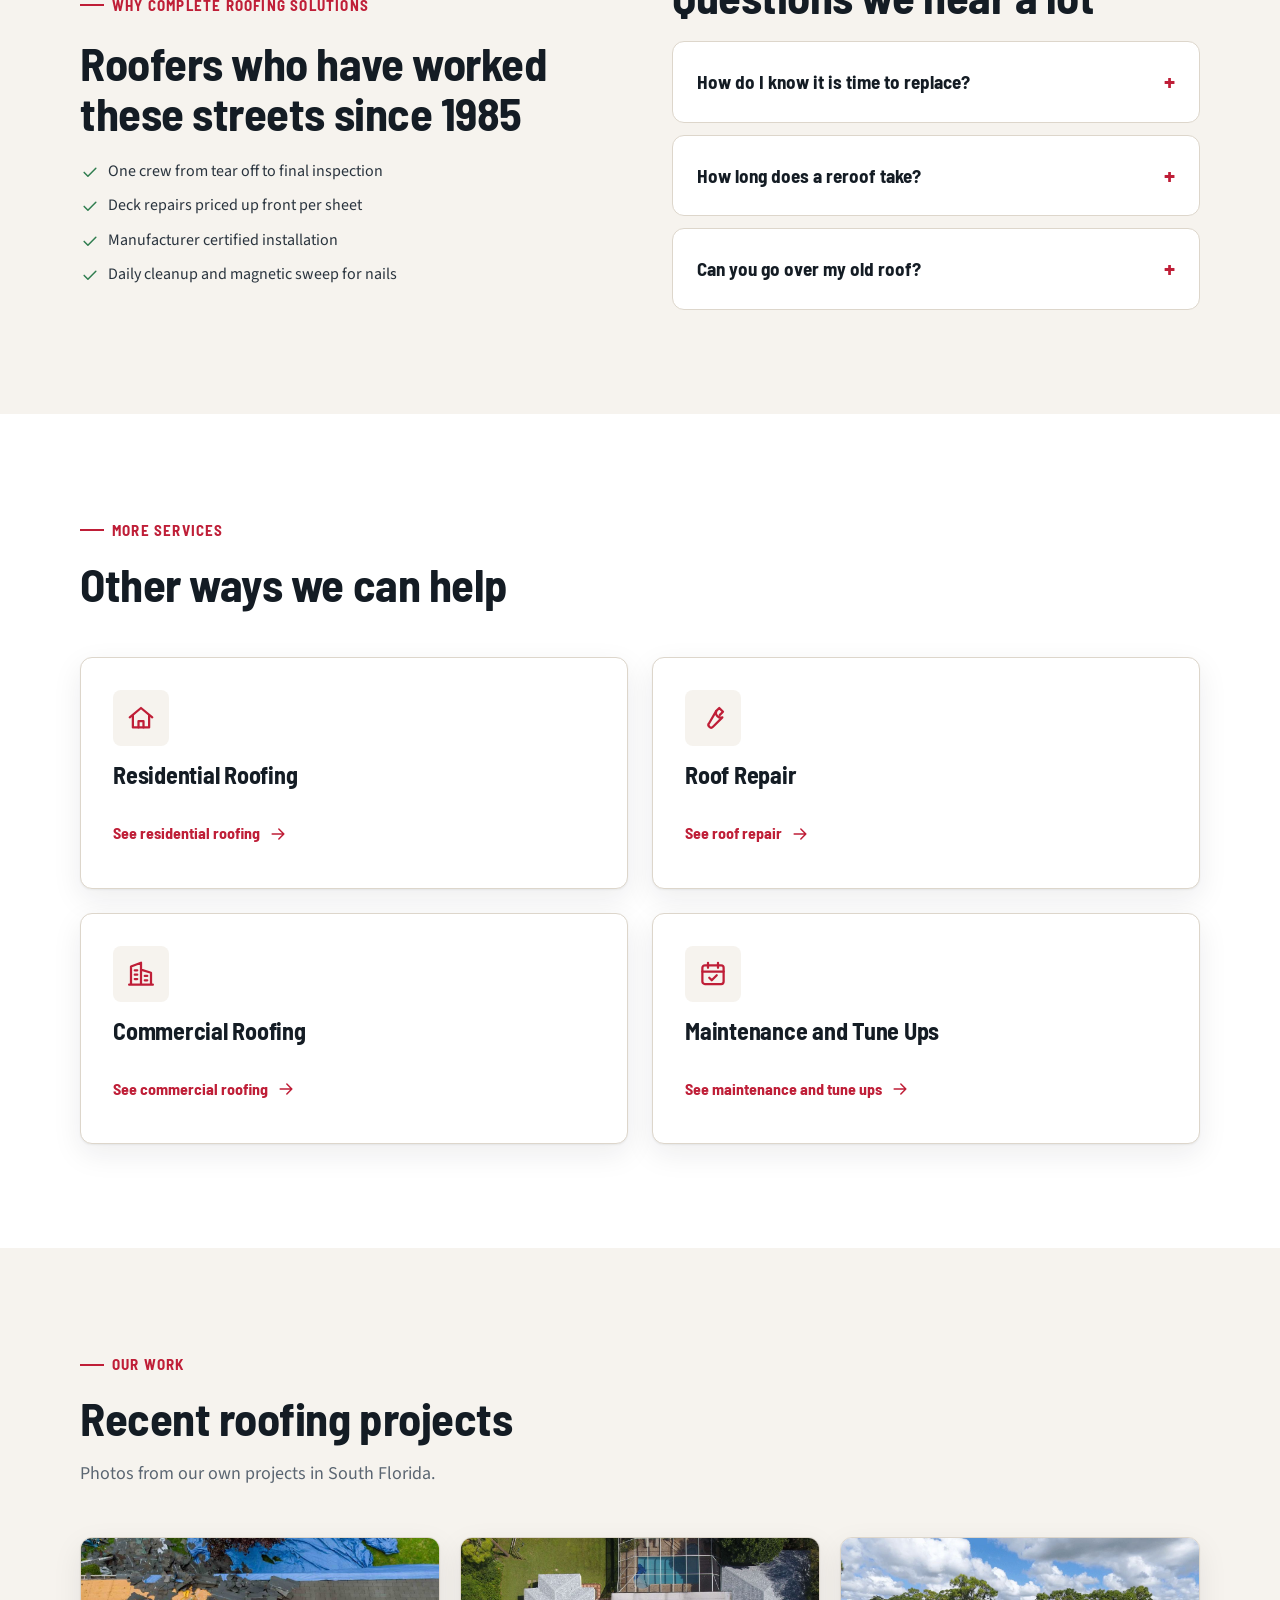
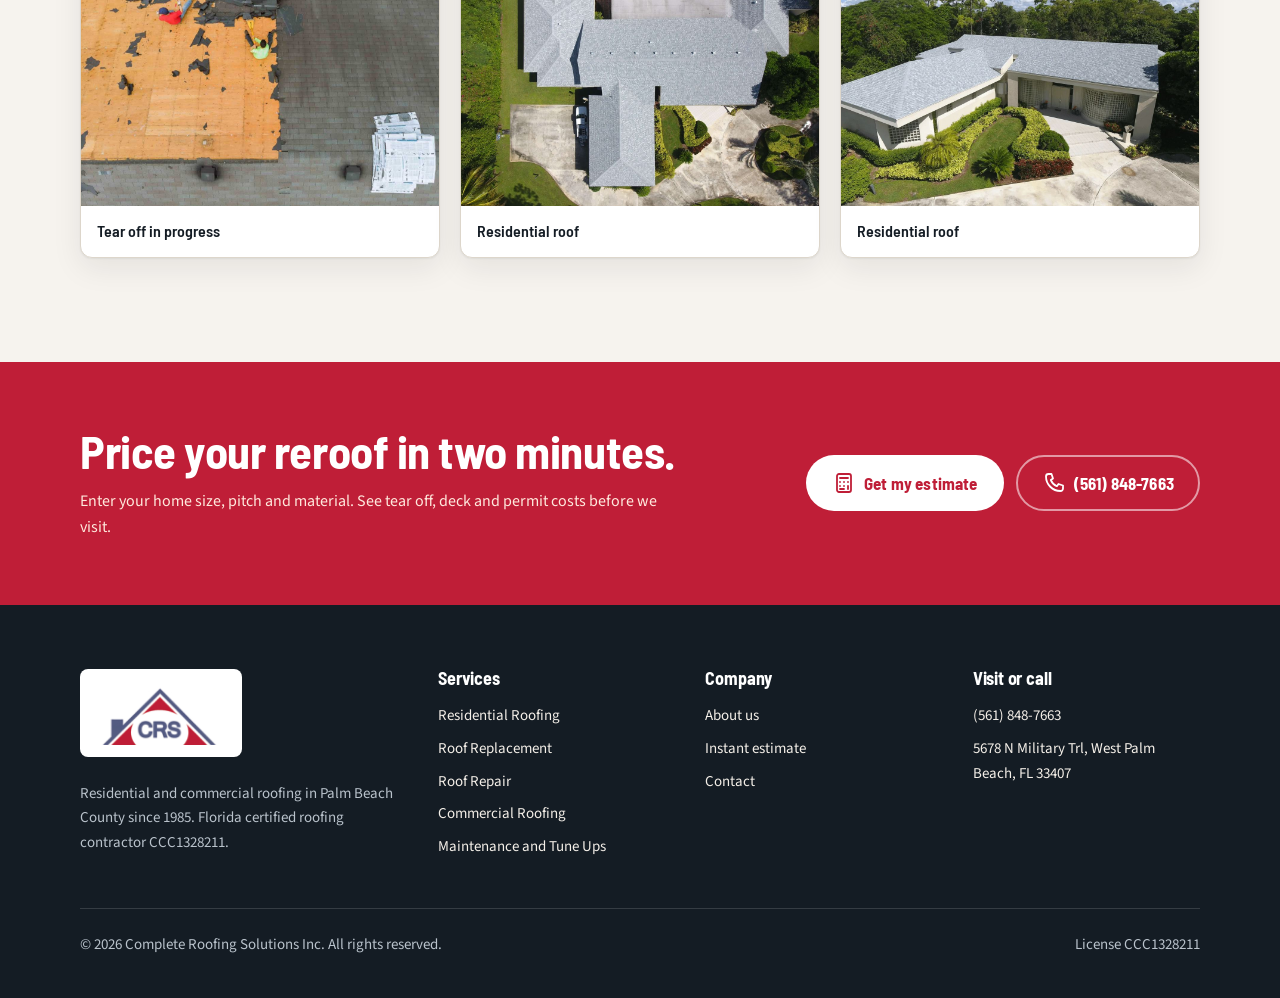
<file: services/roof-replacement.html>
<!doctype html>
<html lang="en">
<head>
<meta charset="utf-8">
<meta name="viewport" content="width=device-width, initial-scale=1">
<title>Roof Replacement in West Palm Beach, FL | Complete Roofing Solutions</title>
<meta name="description" content="Roof replacement in West Palm Beach and Palm Beach County. Tear off, deck repair, permits and a new tile, shingle, metal or flat roof.">
<meta name="robots" content="noindex,nofollow">
<meta name="theme-color" content="#1b2631">
<meta property="og:type" content="website">
<meta property="og:site_name" content="Complete Roofing Solutions">
<meta property="og:title" content="Roof Replacement in West Palm Beach, FL | Complete Roofing Solutions">
<meta property="og:description" content="Roof replacement in West Palm Beach and Palm Beach County. Tear off, deck repair, permits and a new tile, shingle, metal or flat roof.">
<meta property="og:image" content="../assets/img/logo.png">
<link rel="icon" href="../assets/img/logo.png">
<link rel="preconnect" href="https://fonts.googleapis.com">
<link rel="preconnect" href="https://fonts.gstatic.com" crossorigin>
<link rel="stylesheet" href="https://fonts.googleapis.com/css2?family=Barlow+Semi+Condensed:wght@600;700&family=Source+Sans+3:wght@400;600;700&display=swap">
<link rel="stylesheet" href="../assets/css/styles.css">

</head>
<body>
<a class="skip-link" href="#main">Skip to content</a>
<div class="demo-banner" role="note"><strong>DEMO</strong><span>Design preview for Complete Roofing Solutions. Not the live website.</span></div>
<header class="site-header"><div class="wrap">
  <a class="brand" href="../index.html" aria-label="Complete Roofing Solutions home"><img src="../assets/img/logo.png" width="130" height="64" alt="Complete Roofing Solutions logo"></a>
  <nav class="nav" aria-label="Main">
    <ul class="nav-links" id="main-menu"><li class="nav__item"><a href="../index.html">Home</a></li><li class="nav__item nav__item--drop"><button class="nav__toggle" type="button" aria-expanded="false" aria-controls="services-menu">Services <svg class="ico" viewBox="0 0 24 24" aria-hidden="true" focusable="false"><path d="M6 9l6 6 6-6"/></svg></button><ul class="dropdown" id="services-menu"><li><a href="../services/residential.html">Residential Roofing</a></li><li><a href="../services/roof-replacement.html" aria-current="page">Roof Replacement</a></li><li><a href="../services/roof-repair.html">Roof Repair</a></li><li><a href="../services/commercial.html">Commercial Roofing</a></li><li><a href="../services/maintenance.html">Maintenance and Tune Ups</a></li></ul></li><li class="nav__item"><a href="../quote.html">Instant Estimate</a></li><li class="nav__item"><a href="../about.html">About</a></li><li class="nav__item"><a href="../contact.html">Contact</a></li></ul>
    <button class="menu-btn" type="button" aria-expanded="false" aria-controls="main-menu"><svg class="ico" viewBox="0 0 24 24" aria-hidden="true" focusable="false"><path d="M4 7h16M4 12h16M4 17h16"/></svg><span>Menu</span></button>
  </nav>
  <a class="btn btn--primary btn--sm header-cta" href="tel:+15618487663"><svg class="ico" viewBox="0 0 24 24" aria-hidden="true" focusable="false"><path d="M6.5 3h3l1.5 4.5-2.2 1.6a12 12 0 0 0 6.1 6.1l1.6-2.2L21 14.5v3a2.5 2.5 0 0 1-2.5 2.5C10.5 20 4 13.5 4 5.5A2.5 2.5 0 0 1 6.5 3z"/></svg><span><span class="btn__long">Call </span>(561) 848-7663</span></a>
</div></header>
<main id="main">
<section class="page-hero on-dark" aria-labelledby="ph-title"><div class="wrap">
  <div class="page-hero__copy">
    <ol class="crumbs"><li><a href="../index.html">Home</a></li><li>Services</li><li aria-current="page">Roof Replacement</li></ol>
    <h1 id="ph-title">Roof replacement in West Palm Beach</h1>
    <p class="lede">When repairs stop making sense, we tear off the old roof, fix the deck and install a new roof built to Florida Building Code.</p>
    <div class="btn-row"><a class="btn btn--primary" href="../quote.html?project=replacement"><svg class="ico" viewBox="0 0 24 24" aria-hidden="true" focusable="false"><rect x="5" y="3" width="14" height="18" rx="2"/><path d="M8 7h8M8 11h.01M12 11h.01M16 11h.01M8 15h.01M12 15h.01M16 15v3M8 18h4"/></svg>See my price range</a><a class="btn btn--ghost-inverse" href="tel:+15618487663"><svg class="ico" viewBox="0 0 24 24" aria-hidden="true" focusable="false"><path d="M6.5 3h3l1.5 4.5-2.2 1.6a12 12 0 0 0 6.1 6.1l1.6-2.2L21 14.5v3a2.5 2.5 0 0 1-2.5 2.5C10.5 20 4 13.5 4 5.5A2.5 2.5 0 0 1 6.5 3z"/></svg>(561) 848-7663</a></div>
  </div>
  <svg class="art ph-art page-hero__art" viewBox="0 0 400 260" aria-hidden="true" focusable="false">
<defs><pattern id="pb" width="22" height="26" patternUnits="userSpaceOnUse"><rect width="22" height="26" fill="#7a2c11"/><path d="M1 26V7a10 7 0 0 1 20 0v19z" fill="#c2552b"/></pattern>
<linearGradient id="pw" x1="0" y1="0" x2="0" y2="1"><stop offset="0" stop-color="#f6f1e8"/><stop offset="1" stop-color="#ddd2c1"/></linearGradient><clipPath id="pc"><path d="M50 154L200 50L350 154z"/></clipPath></defs>
<rect x="0" y="248" width="400" height="12" fill="#2f4a3a"/>
<g><path d="M80 150h240v100H80z" fill="url(#pw)"/><rect x="176" y="186" width="48" height="64" rx="2" fill="#3d4a57"/><g fill="#9fb4c4"><rect x="104" y="176" width="46" height="38" rx="2"/><rect x="250" y="176" width="46" height="38" rx="2"/></g>
<path d="M50 154L200 50L350 154z" fill="url(#pb)"/><path d="M46 156L200 46L354 156" fill="none" stroke="#7a2c11" stroke-width="7" stroke-linejoin="round" stroke-linecap="round"/>
<g clip-path="url(#pc)"><rect class="shine" x="0" y="40" width="70" height="130" fill="#ffffff" opacity=".22" transform="skewX(-20)"/></g></g><g class="float"><circle cx="300" cy="60" r="26" fill="#2f7d4f"/><path d="M289 61l8 8 15-16" stroke="#fff" stroke-width="4" fill="none" stroke-linecap="round" stroke-linejoin="round"/></g>
</svg>
</div></section>
<section class="section" aria-labelledby="opt-title"><div class="wrap">
  <div class="section-head"><span class="eyebrow">Options</span><h2 id="opt-title">What we handle</h2></div>
  <div class="grid grid--2"><article class="option reveal"><span class="option__tag">Step 1</span><h3>Inspection and proposal</h3><p>We measure, check the deck and give you a written price with material options.</p><a class="btn btn--ghost btn--sm" href="../quote.html?project=replacement">Estimate this<svg class="ico" viewBox="0 0 24 24" aria-hidden="true" focusable="false"><path d="M5 12h14M13 6l6 6-6 6"/></svg></a></article><article class="option reveal"><span class="option__tag">Step 2</span><h3>Permit and materials</h3><p>Our office pulls the permit and schedules material delivery for your street.</p><a class="btn btn--ghost btn--sm" href="../quote.html?project=replacement">Estimate this<svg class="ico" viewBox="0 0 24 24" aria-hidden="true" focusable="false"><path d="M5 12h14M13 6l6 6-6 6"/></svg></a></article><article class="option reveal"><span class="option__tag">Step 3</span><h3>Tear off and dry in</h3><p>The old roof comes off, damaged deck gets replaced and the underlayment goes down.</p><a class="btn btn--ghost btn--sm" href="../quote.html?project=replacement">Estimate this<svg class="ico" viewBox="0 0 24 24" aria-hidden="true" focusable="false"><path d="M5 12h14M13 6l6 6-6 6"/></svg></a></article><article class="option reveal"><span class="option__tag">Step 4</span><h3>Install and close out</h3><p>New roof installed, site cleaned and final inspection passed with the county.</p><a class="btn btn--ghost btn--sm" href="../quote.html?project=replacement">Estimate this<svg class="ico" viewBox="0 0 24 24" aria-hidden="true" focusable="false"><path d="M5 12h14M13 6l6 6-6 6"/></svg></a></article></div>
</div></section>
<section class="section section--tint" aria-labelledby="why-title"><div class="wrap split">
  <div class="split__copy"><span class="eyebrow">Why Complete Roofing Solutions</span><h2 id="why-title">Roofers who have worked these streets since 1985</h2><ul class="checks"><li><svg class="ico" viewBox="0 0 24 24" aria-hidden="true" focusable="false"><path d="M5 12.5l4.5 4.5L19 7.5"/></svg><span>One crew from tear off to final inspection</span></li><li><svg class="ico" viewBox="0 0 24 24" aria-hidden="true" focusable="false"><path d="M5 12.5l4.5 4.5L19 7.5"/></svg><span>Deck repairs priced up front per sheet</span></li><li><svg class="ico" viewBox="0 0 24 24" aria-hidden="true" focusable="false"><path d="M5 12.5l4.5 4.5L19 7.5"/></svg><span>Manufacturer certified installation</span></li><li><svg class="ico" viewBox="0 0 24 24" aria-hidden="true" focusable="false"><path d="M5 12.5l4.5 4.5L19 7.5"/></svg><span>Daily cleanup and magnetic sweep for nails</span></li></ul></div>
  <div class="split__copy"><h2>Questions we hear a lot</h2><div class="faq"><details><summary>How do I know it is time to replace?</summary><p>Repeated leaks, cracked or slipping tile, curling shingles and soft spots on the deck are the usual signs. An inspection tells you whether a repair will buy more time.</p></details><details><summary>How long does a reroof take?</summary><p>Most homes take a few days on the roof once the permit is issued. Tile jobs take longer than shingle because of the weight and detail work.</p></details><details><summary>Can you go over my old roof?</summary><p>Florida code limits how many layers a roof can have, and tile always comes off. We recommend a full tear off so the deck can be inspected.</p></details></div></div>
</div></section>
<section class="section" aria-labelledby="more-title"><div class="wrap">
  <div class="section-head"><span class="eyebrow">More services</span><h2 id="more-title">Other ways we can help</h2></div>
  <div class="grid grid--2"><article class="card reveal"><div class="card__icon"><svg class="ico" viewBox="0 0 24 24" aria-hidden="true" focusable="false"><path d="M3 11.5L12 4l9 7.5"/><path d="M5.5 10v9.5h13V10"/><path d="M10 19.5v-5h4v5"/></svg></div><h3>Residential Roofing</h3><div class="card__foot"><a class="link-arrow" href="residential.html">See residential roofing<svg class="ico" viewBox="0 0 24 24" aria-hidden="true" focusable="false"><path d="M5 12h14M13 6l6 6-6 6"/></svg></a></div></article><article class="card reveal"><div class="card__icon"><svg class="ico" viewBox="0 0 24 24" aria-hidden="true" focusable="false"><path d="M14.5 6.5a4 4 0 0 0 5 5L12 19a2.1 2.1 0 0 1-3-3z"/><path d="M14.5 6.5L17 4l3 3-2.5 2.5"/></svg></div><h3>Roof Repair</h3><div class="card__foot"><a class="link-arrow" href="roof-repair.html">See roof repair<svg class="ico" viewBox="0 0 24 24" aria-hidden="true" focusable="false"><path d="M5 12h14M13 6l6 6-6 6"/></svg></a></div></article><article class="card reveal"><div class="card__icon"><svg class="ico" viewBox="0 0 24 24" aria-hidden="true" focusable="false"><path d="M4 20.5V6l8-3v17.5M12 8.5l8 2.5v9.5M2.5 20.5h19"/><path d="M7 9h2M7 12.5h2M7 16h2M15 13.5h2M15 17h2"/></svg></div><h3>Commercial Roofing</h3><div class="card__foot"><a class="link-arrow" href="commercial.html">See commercial roofing<svg class="ico" viewBox="0 0 24 24" aria-hidden="true" focusable="false"><path d="M5 12h14M13 6l6 6-6 6"/></svg></a></div></article><article class="card reveal"><div class="card__icon"><svg class="ico" viewBox="0 0 24 24" aria-hidden="true" focusable="false"><rect x="3.5" y="5" width="17" height="15" rx="2"/><path d="M3.5 10h17M8 3v4M16 3v4M9 15l2 2 4-4"/></svg></div><h3>Maintenance and Tune Ups</h3><div class="card__foot"><a class="link-arrow" href="maintenance.html">See maintenance and tune ups<svg class="ico" viewBox="0 0 24 24" aria-hidden="true" focusable="false"><path d="M5 12h14M13 6l6 6-6 6"/></svg></a></div></article></div>
</div></section>
<section class="section section--tint" aria-labelledby="work-title"><div class="wrap">
  <div class="section-head"><span class="eyebrow">Our work</span><h2 id="work-title">Recent roofing projects</h2><p class="lede">Photos from our own projects in South Florida.</p></div>
  <div class="work grid grid--3"><figure class="work__item reveal"><img src="../assets/img/roof-tear-off.jpg" alt="Crew tearing off old shingles down to the plywood deck" loading="lazy" width="1200" height="900"><figcaption>Tear off in progress</figcaption></figure><figure class="work__item reveal"><img src="../assets/img/residential-roof-5.jpg" alt="Aerial view of a gray shingle roof on a large home with a pool enclosure" loading="lazy" width="1200" height="900"><figcaption>Residential roof</figcaption></figure><figure class="work__item reveal"><img src="../assets/img/residential-roof-6.jpg" alt="Gray shingle roof on a single story home with a landscaped front yard" loading="lazy" width="1200" height="900"><figcaption>Residential roof</figcaption></figure></div>
</div></section>
<section class="cta-band"><div class="wrap">
  <div><h2>Price your reroof in two minutes.</h2><p>Enter your home size, pitch and material. See tear off, deck and permit costs before we visit.</p></div>
  <div class="btn-row"><a class="btn btn--light" href="../quote.html"><svg class="ico" viewBox="0 0 24 24" aria-hidden="true" focusable="false"><rect x="5" y="3" width="14" height="18" rx="2"/><path d="M8 7h8M8 11h.01M12 11h.01M16 11h.01M8 15h.01M12 15h.01M16 15v3M8 18h4"/></svg>Get my estimate</a><a class="btn btn--ghost-inverse" href="tel:+15618487663"><svg class="ico" viewBox="0 0 24 24" aria-hidden="true" focusable="false"><path d="M6.5 3h3l1.5 4.5-2.2 1.6a12 12 0 0 0 6.1 6.1l1.6-2.2L21 14.5v3a2.5 2.5 0 0 1-2.5 2.5C10.5 20 4 13.5 4 5.5A2.5 2.5 0 0 1 6.5 3z"/></svg>(561) 848-7663</a></div>
</div></section>
</main>
<footer class="site-footer"><div class="wrap">
  <div class="footer-grid">
    <div>
      <a class="footer-logo" href="../index.html"><img src="../assets/img/logo.png" width="130" height="64" alt="Complete Roofing Solutions logo"></a>
      <p>Residential and commercial roofing in Palm Beach County since 1985. Florida certified roofing contractor CCC1328211.</p>
    </div>
    <div><h2>Services</h2><ul><li><a href="../services/residential.html">Residential Roofing</a></li><li><a href="../services/roof-replacement.html">Roof Replacement</a></li><li><a href="../services/roof-repair.html">Roof Repair</a></li><li><a href="../services/commercial.html">Commercial Roofing</a></li><li><a href="../services/maintenance.html">Maintenance and Tune Ups</a></li></ul></div>
    <div><h2>Company</h2><ul><li><a href="../about.html">About us</a></li><li><a href="../quote.html">Instant estimate</a></li><li><a href="../contact.html">Contact</a></li></ul></div>
    <div><h2>Visit or call</h2><ul><li><a href="tel:+15618487663">(561) 848-7663</a></li><li><a href="https://maps.google.com/?q=5678+N+Military+Trl+West+Palm+Beach+FL+33407">5678 N Military Trl, West Palm Beach, FL 33407</a></li></ul></div>
  </div>
  <div class="footer-base"><span>&copy; <span data-year>2026</span> Complete Roofing Solutions Inc. All rights reserved.</span><span>License CCC1328211</span></div>
</div></footer>
<div class="action-bar"><a class="btn btn--ghost-inverse" href="tel:+15618487663"><svg class="ico" viewBox="0 0 24 24" aria-hidden="true" focusable="false"><path d="M6.5 3h3l1.5 4.5-2.2 1.6a12 12 0 0 0 6.1 6.1l1.6-2.2L21 14.5v3a2.5 2.5 0 0 1-2.5 2.5C10.5 20 4 13.5 4 5.5A2.5 2.5 0 0 1 6.5 3z"/></svg>Call</a><a class="btn btn--primary" href="../quote.html"><svg class="ico" viewBox="0 0 24 24" aria-hidden="true" focusable="false"><rect x="5" y="3" width="14" height="18" rx="2"/><path d="M8 7h8M8 11h.01M12 11h.01M16 11h.01M8 15h.01M12 15h.01M16 15v3M8 18h4"/></svg>Estimate</a></div>
<script src="../assets/js/main.js" defer></script>
</body>
</html>
</file>
<file: assets/css/styles.css>
/* Complete Roofing Solutions - site styles. All tokens on :root. */
:root {
  /* Brand: sampled from the logo (red #bf1e37, blue #535b82) */
  --slate: #212640;
  --slate-2: #263544;
  --tile: #bf1e37;
  --tile-2: #d63a52;
  --sand: #cfd4ee;

  --ink: #141c24;
  --text: #2a343e;
  --muted: #5b6672;
  --paper: #ffffff;
  --paper-2: #f6f3ee;
  --paper-3: #ece7df;
  --line: #ddd6cb;
  --line-dark: rgba(255, 255, 255, 0.14);
  --on-dark: #f4efe8;
  --on-dark-muted: #b9c2cb;
  --ok: #2f7d4f;

  --font-head: "Barlow Semi Condensed", "Arial Narrow", sans-serif;
  --font-body: "Source Sans 3", system-ui, -apple-system, "Segoe UI", sans-serif;

  --fs-xl: clamp(2.4rem, 5.2vw + 0.6rem, 4.4rem);
  --fs-lg: clamp(1.9rem, 2.8vw + 0.7rem, 2.9rem);
  --fs-md: clamp(1.25rem, 1vw + 0.9rem, 1.5rem);
  --fs-body: 1rem;
  --fs-lede: 1.125rem;
  --fs-sm: 0.875rem;

  --radius: 0.75rem;
  --radius-sm: 0.5rem;
  --shadow: 0 1px 2px rgba(20, 28, 36, 0.06), 0 10px 30px rgba(20, 28, 36, 0.08);
  --shadow-lg: 0 20px 60px rgba(20, 28, 36, 0.18);
  --container: 74rem;
  --section: 4.5rem;
  --ease: cubic-bezier(0.22, 0.8, 0.24, 1);
}
@media (min-width: 768px) { :root { --section: 6.5rem; } }

/* ---------- Base ---------- */
*, *::before, *::after { box-sizing: border-box; }
html { -webkit-text-size-adjust: 100%; scroll-behavior: smooth; }
body { margin: 0; font-family: var(--font-body); font-size: var(--fs-body); line-height: 1.65; color: var(--text); background: var(--paper); overflow-x: hidden; }
img, svg, video { display: block; max-width: 100%; }
img { height: auto; }
a { color: var(--tile); text-underline-offset: 0.2em; }
a:hover { color: var(--tile-2); }
h1, h2, h3, h4 { font-family: var(--font-head); color: var(--ink); line-height: 1.08; letter-spacing: -0.01em; margin: 0; font-weight: 700; }
h1 { font-size: var(--fs-xl); }
h2 { font-size: var(--fs-lg); }
h3 { font-size: var(--fs-md); }
p { margin: 0; }
ul, ol { margin: 0; padding: 0; }
:focus-visible { outline: 3px solid var(--sand); outline-offset: 3px; border-radius: 4px; }
.on-dark :focus-visible { outline-color: var(--sand); }
.skip-link { position: absolute; left: 1rem; top: -4rem; z-index: 100; background: var(--ink); color: #fff; padding: 0.75rem 1rem; border-radius: var(--radius-sm); }
.skip-link:focus { top: 1rem; color: #fff; }
[hidden] { display: none !important; }
.calc__group { display: grid; gap: 1.5rem; }
.visually-hidden { position: absolute !important; width: 1px; height: 1px; overflow: hidden; clip: rect(0 0 0 0); white-space: nowrap; }

.wrap { width: 100%; max-width: var(--container); margin: 0 auto; padding: 0 1.25rem; }
@media (min-width: 768px) { .wrap { padding: 0 2rem; } }
.section { padding: var(--section) 0; }
.section--tint { background: var(--paper-2); }
.section--dark { background: var(--slate); color: var(--on-dark); }
.on-dark h1, .on-dark h2, .on-dark h3, .on-dark h4, .section--dark h2, .section--dark h3 { color: #fff; }
.section-head { max-width: 44rem; margin-bottom: 3rem; display: grid; gap: 1rem; }
.section-head--center { margin-left: auto; margin-right: auto; text-align: center; }
.eyebrow { font-family: var(--font-head); font-weight: 700; font-size: 0.9375rem; letter-spacing: 0.08em; text-transform: uppercase; color: var(--tile); display: inline-flex; align-items: center; gap: 0.5rem; }
.eyebrow::before { content: ""; width: 1.5rem; height: 2px; background: currentColor; }
.section--dark .eyebrow, .on-dark .eyebrow { color: var(--sand); }
.lede { font-size: var(--fs-lede); max-width: 40rem; color: var(--muted); }
.on-dark .lede, .section--dark .lede { color: var(--on-dark-muted); }

/* ---------- Icons ---------- */
.ico { width: 24px; height: 24px; flex: none; fill: none; stroke: currentColor; stroke-width: 1.8; stroke-linecap: round; stroke-linejoin: round; }

/* ---------- Buttons ---------- */
.btn { display: inline-flex; align-items: center; justify-content: center; gap: 0.5rem; min-height: 48px; padding: 0.75rem 1.5rem; border-radius: 999px; font-family: var(--font-head); font-weight: 700; font-size: 1.0625rem; letter-spacing: 0.01em; text-decoration: none; border: 2px solid transparent; cursor: pointer; transition: background 0.2s, color 0.2s, border-color 0.2s, transform 0.2s var(--ease); }
.btn:hover { transform: translateY(-1px); }
.btn--primary { background: var(--tile); color: #fff; }
.btn--primary:hover { background: #9c3c18; color: #fff; }
.btn--ghost { border-color: var(--ink); color: var(--ink); background: transparent; }
.btn--ghost:hover { background: var(--ink); color: #fff; }
.btn--ghost-inverse { border-color: rgba(255, 255, 255, 0.55); color: #fff; background: transparent; }
.btn--ghost-inverse:hover { background: #fff; color: var(--ink); border-color: #fff; }
.btn--sm { min-height: 44px; padding: 0.5rem 1.25rem; font-size: 1rem; }
.btn-row { display: flex; flex-wrap: wrap; gap: 0.75rem; }

/* ---------- Demo note ---------- */
.demo-banner { background: var(--ink); color: var(--on-dark-muted); font-size: var(--fs-sm); text-align: center; padding: 0.5rem 1rem; display: flex; gap: 0.5rem; justify-content: center; flex-wrap: wrap; }
.demo-banner strong { color: var(--sand); letter-spacing: 0.08em; }

/* ---------- Header ---------- */
.site-header { position: sticky; top: 0; z-index: 50; background: rgba(255, 255, 255, 0.97); border-bottom: 1px solid var(--line); backdrop-filter: saturate(1.2); }
.site-header .wrap { display: flex; align-items: center; gap: 1.5rem; min-height: 5.25rem; }
.brand { display: flex; align-items: center; flex: none; }
.brand img { height: 4rem; width: auto; }
.nav { margin-left: auto; display: flex; align-items: center; }
.nav-links { list-style: none; display: flex; align-items: center; gap: 0.25rem; }
.nav-links a, .nav__toggle { display: inline-flex; align-items: center; gap: 0.25rem; min-height: 44px; padding: 0.5rem 0.75rem; font-family: var(--font-head); font-weight: 600; font-size: 1.0625rem; color: var(--ink); text-decoration: none; border-radius: var(--radius-sm); background: none; border: 0; cursor: pointer; }
.nav-links a:hover, .nav__toggle:hover { color: var(--tile); }
.nav-links a[aria-current="page"] { color: var(--tile); box-shadow: inset 0 -2px 0 var(--tile); border-radius: 0; }
.nav__toggle svg { width: 16px; height: 16px; transition: transform 0.2s; }
.nav__item--drop { position: relative; }
.dropdown { list-style: none; position: absolute; top: 100%; left: 0; min-width: 15rem; background: #fff; border: 1px solid var(--line); border-radius: var(--radius); box-shadow: var(--shadow-lg); padding: 0.5rem; display: none; }
.nav__item--drop.is-open .dropdown { display: grid; }
.nav__item--drop.is-open .nav__toggle svg { transform: rotate(180deg); }
.dropdown a { width: 100%; }
.header-cta { flex: none; }
.menu-btn { display: none; align-items: center; gap: 0.5rem; min-height: 44px; padding: 0.5rem 0.75rem; border: 1px solid var(--line); border-radius: var(--radius-sm); background: #fff; font: 600 1rem var(--font-head); color: var(--ink); cursor: pointer; }
@media (min-width: 1081px) {
  .nav__item--drop:hover .dropdown, .nav__item--drop:focus-within .dropdown { display: grid; }
}
@media (max-width: 1080px) {
  .menu-btn { display: inline-flex; }
  .header-cta .btn__long { display: none; }
  .nav { margin-left: auto; }
  .nav-links { position: absolute; left: 0; right: 0; top: 100%; flex-direction: column; align-items: stretch; background: #fff; border-bottom: 1px solid var(--line); padding: 0.75rem 1.25rem 1.25rem; display: none; box-shadow: var(--shadow); max-height: calc(100vh - 5rem); overflow-y: auto; }
  .nav-links.is-open { display: flex; }
  .nav-links a[aria-current="page"] { box-shadow: inset 3px 0 0 var(--tile); padding-left: 1rem; }
  .dropdown { position: static; box-shadow: none; border: 0; padding: 0 0 0 1rem; min-width: 0; }
  .nav__toggle { width: 100%; justify-content: space-between; }
}
@media (max-width: 520px) { .header-cta { display: none; } .brand img { height: 3.25rem; } }

/* ---------- Hero ---------- */
.hero { position: relative; background: var(--slate); color: var(--on-dark); overflow: hidden; isolation: isolate; }
.hero__video { position: absolute; inset: 0; width: 100%; height: 100%; object-fit: cover; z-index: -2; opacity: 0.9; }
.hero::after { content: ""; position: absolute; inset: 0; z-index: -1; background: linear-gradient(100deg, rgba(33, 38, 64, 0.88) 0%, rgba(33, 38, 64, 0.6) 45%, rgba(33, 38, 64, 0.15) 100%); }
@media (max-width: 959px) { .hero::after { background: linear-gradient(180deg, rgba(33, 38, 64, 0.78), rgba(33, 38, 64, 0.62)); } }
.hero .wrap { display: grid; gap: 2.5rem; padding-top: 4rem; padding-bottom: 4.5rem; align-items: center; }
@media (min-width: 960px) { .hero .wrap { grid-template-columns: 1.3fr minmax(19rem, 22rem); gap: 3rem; padding-top: 4.5rem; padding-bottom: 5rem; } }
.form.hero-form { gap: 0.625rem; background: #fff; color: var(--text); border: 1px solid var(--line); border-radius: var(--radius); padding: 1.25rem; box-shadow: var(--shadow); }
.hero-form h2 { font-size: 1.375rem; color: var(--ink); }
.hero-form .form__note { margin-top: -0.25rem; }
.hero-form .field { gap: 0.2rem; }
.hero-form .field > span { font-size: 0.9375rem; }
.hero-form .field input, .hero-form .field select { min-height: 42px; padding: 0.5rem 0.875rem; }
.hero-form .field textarea { min-height: 4rem; padding: 0.5rem 0.875rem; }
.hero-form .btn { width: 100%; justify-content: center; }
@media (min-width: 960px) { .hero-form { justify-self: end; width: 100%; } }
.hero__copy { display: grid; gap: 1.5rem; max-width: 40rem; }
.hero h1 { color: #fff; }
.hero h1 em { font-style: normal; color: var(--sand); }
.hero__meta { list-style: none; display: flex; flex-wrap: wrap; gap: 0.75rem 1.5rem; color: var(--on-dark-muted); font-size: 0.9375rem; }
.hero__meta li { display: inline-flex; align-items: center; gap: 0.5rem; }
.hero__meta .ico { width: 20px; height: 20px; color: var(--sand); }

.page-hero { background: var(--slate); color: var(--on-dark); position: relative; overflow: hidden; }
.page-hero .wrap { padding-top: 3rem; padding-bottom: 4rem; display: grid; gap: 1.25rem; position: relative; z-index: 1; }
@media (min-width: 960px) { .page-hero .wrap { grid-template-columns: 1.3fr 1fr; align-items: end; gap: 2.5rem; } }
.page-hero__copy { display: grid; gap: 1.25rem; }
.page-hero h1 { color: #fff; font-size: clamp(2.2rem, 4vw + 0.6rem, 3.6rem); }
.page-hero__art { width: 100%; max-width: 26rem; justify-self: end; }
.crumbs { list-style: none; display: flex; flex-wrap: wrap; gap: 0.5rem; font-size: var(--fs-sm); color: var(--on-dark-muted); }
.crumbs li + li::before { content: "/"; margin-right: 0.5rem; opacity: 0.6; }
.crumbs a { color: var(--on-dark); }
.starting { display: inline-flex; align-items: center; gap: 0.5rem; font-family: var(--font-head); font-weight: 600; color: var(--sand); }

/* ---------- Trust bar ---------- */
.trust { background: var(--paper-2); border-bottom: 1px solid var(--line); }
.trust__list { list-style: none; display: grid; gap: 1.25rem; padding: 2rem 0; }
@media (min-width: 640px) { .trust__list { grid-template-columns: repeat(2, 1fr); } }
@media (min-width: 1000px) { .trust__list { grid-template-columns: repeat(4, 1fr); } }
.trust__item { display: flex; gap: 0.75rem; align-items: flex-start; }
.trust__item .ico { color: var(--tile); margin-top: 0.25rem; }
.trust__item strong { display: block; font-family: var(--font-head); font-size: 1.125rem; color: var(--ink); line-height: 1.2; }
.trust__item span { font-size: 0.9375rem; color: var(--muted); }

/* ---------- Cards ---------- */
.grid { display: grid; gap: 1.5rem; }
@media (min-width: 640px) { .grid--2, .grid--3 { grid-template-columns: repeat(2, 1fr); } }
@media (min-width: 1000px) { .grid--3 { grid-template-columns: repeat(3, 1fr); } }
.grid--5 { grid-template-columns: 1fr; }
@media (min-width: 640px) { .grid--5 { grid-template-columns: repeat(2, 1fr); } }
@media (min-width: 1000px) { .grid--5 { grid-template-columns: repeat(6, 1fr); } .grid--5 > * { grid-column: span 2; } .grid--5 > :nth-child(4) { grid-column: 2 / span 2; } }
.card { background: #fff; border: 1px solid var(--line); border-radius: var(--radius); padding: 2rem; display: flex; flex-direction: column; gap: 1rem; box-shadow: var(--shadow); transition: transform 0.25s var(--ease), box-shadow 0.25s; }
.card:hover { transform: translateY(-3px); box-shadow: var(--shadow-lg); }
.card__icon { width: 3.5rem; height: 3.5rem; border-radius: var(--radius-sm); background: var(--paper-2); color: var(--tile); display: grid; place-items: center; }
.card__icon .ico { width: 30px; height: 30px; }
.card p { color: var(--muted); }
.card__foot { margin-top: auto; padding-top: 0.5rem; }
.link-arrow { display: inline-flex; align-items: center; gap: 0.5rem; font-family: var(--font-head); font-weight: 700; text-decoration: none; min-height: 44px; }
.link-arrow .ico { width: 20px; height: 20px; transition: transform 0.2s var(--ease); }
.link-arrow:hover .ico { transform: translateX(4px); }
.checks { list-style: none; display: grid; gap: 0.5rem; }
.checks li { display: flex; gap: 0.5rem; align-items: flex-start; }
.checks .ico { width: 20px; height: 20px; color: var(--ok); margin-top: 0.25rem; }
.section--dark .checks .ico, .on-dark .checks .ico { color: var(--sand); }

/* ---------- Split layouts ---------- */
.split { display: grid; gap: 2.5rem; align-items: center; }
@media (min-width: 960px) { .split { grid-template-columns: 1fr 1fr; gap: 4rem; } .split--wide-left { grid-template-columns: 1.15fr 0.85fr; } }
.split__copy { display: grid; gap: 1.25rem; }
.figure { border-radius: var(--radius); overflow: hidden; background: var(--paper-3); }
.figure img { width: 100%; }
.work { gap: 1.25rem; }
.work__item { margin: 0; border-radius: var(--radius); overflow: hidden; background: #fff; border: 1px solid var(--line); box-shadow: var(--shadow); }
.work__item img { width: 100%; height: auto; aspect-ratio: 4 / 3; object-fit: cover; display: block; transition: transform 0.5s var(--ease); }
.work__item:hover img { transform: scale(1.03); }
.work__item { overflow: hidden; }
.work__item figcaption { padding: 0.75rem 1rem; font-family: var(--font-head); font-weight: 600; color: var(--ink); }

/* ---------- Steps ---------- */
.steps { list-style: none; display: grid; gap: 1.5rem; counter-reset: step; }
@media (min-width: 800px) { .steps { grid-template-columns: repeat(4, 1fr); } }
.step { counter-increment: step; display: grid; gap: 0.75rem; padding-top: 1.5rem; border-top: 3px solid var(--tile); }
.step::before { content: counter(step, decimal-leading-zero); font-family: var(--font-head); font-weight: 700; font-size: 2rem; color: var(--tile); line-height: 1; }
.section--dark .step { border-color: var(--sand); }
.section--dark .step::before { color: var(--sand); }
.step p { color: var(--muted); }
.section--dark .step p { color: var(--on-dark-muted); }

/* ---------- Layers graphic ---------- */
.layers-wrap { display: grid; gap: 2.5rem; align-items: center; }
@media (min-width: 960px) { .layers-wrap { grid-template-columns: 1fr 1fr; gap: 4rem; } }
.layers-svg { width: 100%; max-width: 34rem; margin: 0 auto; }
.layer-list { list-style: none; display: grid; gap: 1rem; }
.layer-list li { display: grid; grid-template-columns: 2.5rem 1fr; gap: 1rem; align-items: start; }
.layer-list .swatch { width: 2.5rem; height: 2.5rem; border-radius: var(--radius-sm); }
.layer-list strong { display: block; font-family: var(--font-head); font-size: 1.125rem; color: var(--ink); }
.layer-list span { color: var(--muted); font-size: 0.9375rem; }
.sw-1 { background: var(--tile); } .sw-2 { background: #7d8790; } .sw-3 { background: #3d4a57; } .sw-4 { background: #c9a173; }

/* ---------- Awards ---------- */
.awards { list-style: none; display: grid; gap: 1rem; }
@media (min-width: 640px) { .awards { grid-template-columns: repeat(2, 1fr); } }
@media (min-width: 1000px) { .awards { grid-template-columns: repeat(4, 1fr); } }
.award { border: 1px solid var(--line-dark); border-radius: var(--radius); padding: 1.5rem; display: grid; gap: 0.5rem; }
.award .ico { color: var(--sand); width: 30px; height: 30px; }
.award strong { font-family: var(--font-head); font-size: 1.25rem; color: #fff; line-height: 1.2; }
.award span { color: var(--on-dark-muted); font-size: 0.9375rem; }

/* ---------- Manufacturer strip ---------- */
.brands { overflow: hidden; mask-image: linear-gradient(90deg, transparent, #000 8%, #000 92%, transparent); -webkit-mask-image: linear-gradient(90deg, transparent, #000 8%, #000 92%, transparent); }
.brands__track { display: flex; gap: 3rem; width: max-content; align-items: center; animation: marquee 38s linear infinite; padding: 0.5rem 0; }
.brands:hover .brands__track { animation-play-state: paused; }
.brands img { height: 3.5rem; width: auto; max-width: 9rem; object-fit: contain; filter: grayscale(1); opacity: 0.8; transition: filter 0.2s, opacity 0.2s; }
.brands img:hover { filter: none; opacity: 1; }
@keyframes marquee { to { transform: translateX(-50%); } }

/* ---------- Storm band ---------- */
.storm { position: relative; background: var(--slate-2); color: var(--on-dark); overflow: hidden; isolation: isolate; }
.storm__art { position: absolute; inset: 0; width: 100%; height: 100%; z-index: -1; }
.storm .wrap { padding-top: 4.5rem; padding-bottom: 4.5rem; display: grid; gap: 1.5rem; max-width: var(--container); }
.storm__copy { max-width: 36rem; display: grid; gap: 1.25rem; }
.storm h2 { color: #fff; }

/* ---------- Area ---------- */
.area-list { list-style: none; display: flex; flex-wrap: wrap; gap: 0.5rem; }
.area-list li { padding: 0.5rem 1rem; border: 1px solid var(--line); border-radius: 999px; background: #fff; font-weight: 600; color: var(--ink); font-size: 0.9375rem; }

/* ---------- CTA band ---------- */
.cta-band { background: var(--tile); color: #fff; }
.cta-band .wrap { display: grid; gap: 1.5rem; padding-top: 4rem; padding-bottom: 4rem; align-items: center; }
@media (min-width: 900px) { .cta-band .wrap { grid-template-columns: 1.4fr auto; } }
.cta-band h2 { color: #fff; }
.cta-band p { color: #ffe9dd; margin-top: 0.75rem; max-width: 38rem; }
.cta-band .btn--light { background: #fff; color: var(--tile); }
.cta-band .btn--light:hover { background: var(--ink); color: #fff; }

/* ---------- FAQ ---------- */
.faq { display: grid; gap: 0.75rem; max-width: 52rem; }
.faq details { background: #fff; border: 1px solid var(--line); border-radius: var(--radius); }
.faq summary { list-style: none; cursor: pointer; padding: 1.25rem 1.5rem; font-family: var(--font-head); font-weight: 700; font-size: 1.1875rem; color: var(--ink); display: flex; justify-content: space-between; gap: 1rem; align-items: center; min-height: 44px; }
.faq summary::-webkit-details-marker { display: none; }
.faq summary::after { content: "+"; font-size: 1.5rem; color: var(--tile); transition: transform 0.2s; }
.faq details[open] summary::after { transform: rotate(45deg); }
.faq details p { padding: 0 1.5rem 1.25rem; color: var(--muted); }

/* ---------- Options (service pages) ---------- */
.option { background: #fff; border: 1px solid var(--line); border-radius: var(--radius); padding: 2rem; display: flex; flex-direction: column; gap: 1rem; }
.option__tag { align-self: flex-start; font-family: var(--font-head); font-weight: 700; font-size: 0.8125rem; letter-spacing: 0.08em; text-transform: uppercase; color: var(--tile); background: #fbeee7; padding: 0.25rem 0.75rem; border-radius: 999px; }
.option p { color: var(--muted); }
.option .btn { margin-top: auto; align-self: flex-start; }

/* ---------- Forms ---------- */
.form { display: grid; gap: 1.25rem; }
.form__row { display: grid; gap: 1.25rem; }
@media (min-width: 640px) { .form__row--2 { grid-template-columns: 1fr 1fr; } }
.field { display: grid; gap: 0.5rem; }
.field > span, .field legend { font-family: var(--font-head); font-weight: 600; color: var(--ink); font-size: 1rem; }
.field input, .field select, .field textarea { width: 100%; min-height: 48px; padding: 0.75rem 1rem; border: 1.5px solid var(--line); border-radius: var(--radius-sm); font: inherit; color: var(--ink); background: #fff; }
.field textarea { min-height: 8rem; resize: vertical; }
.field input:focus, .field select:focus, .field textarea:focus { border-color: var(--tile); outline: none; box-shadow: 0 0 0 3px rgba(180, 71, 31, 0.18); }
.field small { color: var(--muted); font-size: var(--fs-sm); }
.form__note { font-size: var(--fs-sm); color: var(--muted); }
.form__status { padding: 1rem 1.25rem; border-radius: var(--radius-sm); background: #e8f3ec; color: #1f5a37; font-weight: 600; }
.form__status[hidden] { display: none; }
.panel { background: #fff; border: 1px solid var(--line); border-radius: var(--radius); padding: 2rem; box-shadow: var(--shadow); }
.contact-grid { display: grid; gap: 2.5rem; }
@media (min-width: 960px) { .contact-grid { grid-template-columns: 1.3fr 0.7fr; align-items: start; } }
.contact-list { list-style: none; display: grid; gap: 1.25rem; }
.contact-list li { display: flex; gap: 0.75rem; }
.contact-list .ico { color: var(--tile); margin-top: 0.25rem; }
.contact-list strong { display: block; font-family: var(--font-head); color: var(--ink); font-size: 1.0625rem; }

/* ---------- Quote calculator ---------- */
.calc { display: grid; gap: 2rem; align-items: start; }
@media (min-width: 1000px) { .calc { grid-template-columns: 1.1fr 0.9fr; gap: 2.5rem; } }
.calc__main { display: grid; gap: 1.5rem; }
.calc__progress { list-style: none; display: grid; grid-template-columns: repeat(4, 1fr); gap: 0.5rem; }
.calc__progress li { display: grid; gap: 0.5rem; font-family: var(--font-head); font-weight: 600; font-size: 0.875rem; color: var(--muted); }
.calc__progress li::before { content: ""; height: 4px; border-radius: 4px; background: var(--line); transition: background 0.3s; }
.calc__progress li.is-done::before, .calc__progress li.is-current::before { background: var(--tile); }
.calc__progress li.is-current { color: var(--ink); }
.calc__step { display: grid; gap: 1.5rem; }
.calc__step[hidden] { display: none; }
.calc__step h2 { font-size: var(--fs-md); }
.choice-grid { display: grid; gap: 0.75rem; grid-template-columns: repeat(auto-fill, minmax(10rem, 1fr)); border: 0; padding: 0; margin: 0; }
.choice-grid legend { margin-bottom: 0.75rem; padding: 0; }
.choice { position: relative; }
.choice input { position: absolute; opacity: 0; inset: 0; width: 100%; height: 100%; margin: 0; cursor: pointer; }
.choice__box { display: grid; gap: 0.25rem; padding: 1rem; min-height: 100%; border: 1.5px solid var(--line); border-radius: var(--radius-sm); background: #fff; transition: border-color 0.2s, box-shadow 0.2s, background 0.2s; }
.choice__box strong { font-family: var(--font-head); color: var(--ink); font-size: 1.0625rem; line-height: 1.2; }
.choice__box span { font-size: var(--fs-sm); color: var(--muted); }
.choice__box .ico { color: var(--tile); }
.choice input:checked + .choice__box { border-color: var(--tile); background: #fdf5f0; box-shadow: 0 0 0 3px rgba(180, 71, 31, 0.15); }
.choice input:focus-visible + .choice__box { outline: 3px solid var(--sand); outline-offset: 2px; }
.range { display: grid; gap: 0.5rem; }
.range__top { display: flex; justify-content: space-between; align-items: baseline; gap: 1rem; }
.range output { font-family: var(--font-head); font-weight: 700; color: var(--tile); font-size: 1.25rem; }
.range input[type="range"] { width: 100%; accent-color: var(--tile); min-height: 44px; }
.toggle-row { display: flex; flex-wrap: wrap; gap: 0.5rem; }
.counter { display: flex; align-items: center; justify-content: space-between; gap: 1rem; padding: 0.75rem 1rem; border: 1.5px solid var(--line); border-radius: var(--radius-sm); background: #fff; }
.counter__label { font-family: var(--font-head); font-weight: 600; color: var(--ink); }
.counter__label small { display: block; font-family: var(--font-body); font-weight: 400; color: var(--muted); }
.counter__ctrl { display: flex; align-items: center; gap: 0.5rem; }
.counter__ctrl button { width: 44px; height: 44px; border-radius: 50%; border: 1.5px solid var(--line); background: #fff; font-size: 1.25rem; cursor: pointer; color: var(--ink); }
.counter__ctrl button:hover { border-color: var(--tile); color: var(--tile); }
.counter__ctrl input { width: 3.5rem; min-height: 44px; text-align: center; border: 0; font: 700 1.125rem var(--font-head); color: var(--ink); background: transparent; }
.calc__nav { display: flex; justify-content: space-between; gap: 0.75rem; flex-wrap: wrap; }
.calc__aside { position: sticky; top: 6rem; display: grid; gap: 1rem; }
.estimate { background: var(--slate); color: var(--on-dark); border-radius: var(--radius); overflow: hidden; box-shadow: var(--shadow-lg); }
.estimate__art { background: linear-gradient(180deg, #2c3d4e, #1b2631); padding: 1.25rem 1.25rem 0; }
.estimate__art svg { width: 100%; height: auto; }
.estimate__body { padding: 1.5rem; display: grid; gap: 1rem; }
.estimate__label { font-family: var(--font-head); font-weight: 600; color: var(--on-dark-muted); font-size: 0.9375rem; letter-spacing: 0.06em; text-transform: uppercase; }
.estimate__price { font-family: var(--font-head); font-weight: 700; font-size: clamp(2rem, 3vw + 1rem, 2.75rem); color: #fff; line-height: 1; }
.estimate__price small { font-size: 1rem; color: var(--on-dark-muted); font-weight: 600; }
.estimate__lines { list-style: none; display: grid; gap: 0.5rem; font-size: 0.9375rem; border-top: 1px solid var(--line-dark); padding-top: 1rem; }
.estimate__lines li { display: flex; justify-content: space-between; gap: 1rem; color: var(--on-dark-muted); }
.estimate__lines li b { color: #fff; font-weight: 600; white-space: nowrap; }
.estimate__fine { font-size: 0.8125rem; color: var(--on-dark-muted); }
.meter { height: 0.5rem; border-radius: 1rem; background: rgba(255, 255, 255, 0.12); position: relative; overflow: hidden; }
.meter__bar { position: absolute; inset: 0 auto 0 0; background: linear-gradient(90deg, var(--sand), var(--tile-2)); border-radius: 1rem; transition: width 0.5s var(--ease); width: 30%; }

/* roof preview */
.rp-roof { transition: d 0.5s var(--ease); }
.rp-sun { animation: sunpulse 6s ease-in-out infinite; transform-origin: center; transform-box: fill-box; }
@keyframes sunpulse { 50% { transform: scale(1.08); } }

/* ---------- Footer ---------- */
.site-footer { background: var(--ink); color: var(--on-dark-muted); padding: 4rem 0 6rem; font-size: 0.9375rem; }
@media (min-width: 768px) { .site-footer { padding-bottom: 2.5rem; } }
.footer-grid { display: grid; gap: 2.5rem; }
@media (min-width: 800px) { .footer-grid { grid-template-columns: 1.4fr 1fr 1fr 1fr; } }
.footer-grid h2 { font-size: 1.125rem; color: #fff; margin-bottom: 1rem; }
.footer-grid ul { list-style: none; display: grid; gap: 0.5rem; }
.footer-grid a { color: var(--on-dark); text-decoration: none; }
.footer-grid a:hover { color: var(--sand); }
.footer-logo { background: #fff; display: inline-block; padding: 0.75rem 1rem; border-radius: var(--radius-sm); margin-bottom: 1rem; }
.footer-logo img { height: 4rem; width: auto; }
.footer-base { border-top: 1px solid var(--line-dark); margin-top: 3rem; padding-top: 1.5rem; display: flex; flex-wrap: wrap; gap: 1rem; justify-content: space-between; }

/* ---------- Mobile action bar ---------- */
.action-bar { position: fixed; left: 0; right: 0; bottom: 0; z-index: 60; display: grid; grid-template-columns: 1fr 1fr; gap: 0.5rem; padding: 0.5rem; background: rgba(20, 28, 36, 0.96); border-top: 1px solid var(--line-dark); }
.action-bar .btn { min-height: 48px; font-size: 1rem; padding: 0.5rem 0.75rem; }
@media (min-width: 768px) { .action-bar { display: none; } }

/* ---------- Animated SVG art ---------- */
.art { width: 100%; height: auto; overflow: visible; }

/* Layer cross section: separates when in view */
.layers-svg .ly { transition: transform 1.1s var(--ease); }
.layers-svg.is-in .ly1 { transform: translateY(-54px); }
.layers-svg.is-in .ly2 { transform: translateY(-30px); }
.layers-svg.is-in .ly3 { transform: translateY(-10px); }
.layers-svg .tag { opacity: 0; transition: opacity 0.6s 0.7s; }
.layers-svg.is-in .tag { opacity: 1; }

/* Storm band rain + wind */
.storm .rain line { stroke: rgba(233, 197, 138, 0.28); stroke-width: 1.5; stroke-linecap: round; animation: rain 1.1s linear infinite; }
.storm .rain line:nth-child(3n) { animation-duration: 0.9s; }
.storm .rain line:nth-child(5n) { animation-delay: -0.6s; }
.storm .rain line:nth-child(7n) { animation-delay: -0.2s; }
.storm .rain line:nth-child(4n) { animation-duration: 1.3s; animation-delay: -0.4s; }
.storm .wind path { stroke: rgba(255, 255, 255, 0.22); stroke-width: 2; fill: none; stroke-linecap: round; stroke-dasharray: 120 600; animation: wind 4s linear infinite; }
.storm .wind path:nth-child(2) { animation-delay: -1.5s; }
.storm .wind path:nth-child(3) { animation-delay: -2.7s; }
.storm .bolt { animation: flash 7s infinite; opacity: 0; }
@keyframes rain { from { transform: translate(0, -60px); } to { transform: translate(-18px, 140px); } }
@keyframes wind { from { stroke-dashoffset: 720; } to { stroke-dashoffset: 0; } }
@keyframes flash { 0%, 88%, 100% { opacity: 0; } 89%, 91% { opacity: 0.9; } 90% { opacity: 0.2; } }

/* Small page hero art: shingle shimmer */
.ph-art .shine { animation: shine 4.5s ease-in-out infinite; }
.ph-art .float { animation: float 6s ease-in-out infinite; }
@keyframes shine { 0%, 100% { transform: translateX(-160px); } 50% { transform: translateX(260px); } }
@keyframes float { 50% { transform: translateY(-6px); } }

/* Reveal */
.js .reveal { opacity: 0; transform: translateY(18px); transition: opacity 0.7s var(--ease), transform 0.7s var(--ease); }
.js .reveal.is-in { opacity: 1; transform: none; }

@media (prefers-reduced-motion: reduce) {
  *, *::before, *::after { animation: none !important; transition: none !important; scroll-behavior: auto !important; }
  .js .reveal { opacity: 1; transform: none; }
  .hero__video { display: none; }
}
@media (max-width: 959px) { .page-hero__art { max-width: 15rem; justify-self: start; } }
@media (max-width: 959px) { .calc-page .page-hero__art { display: none; } }
</file>
